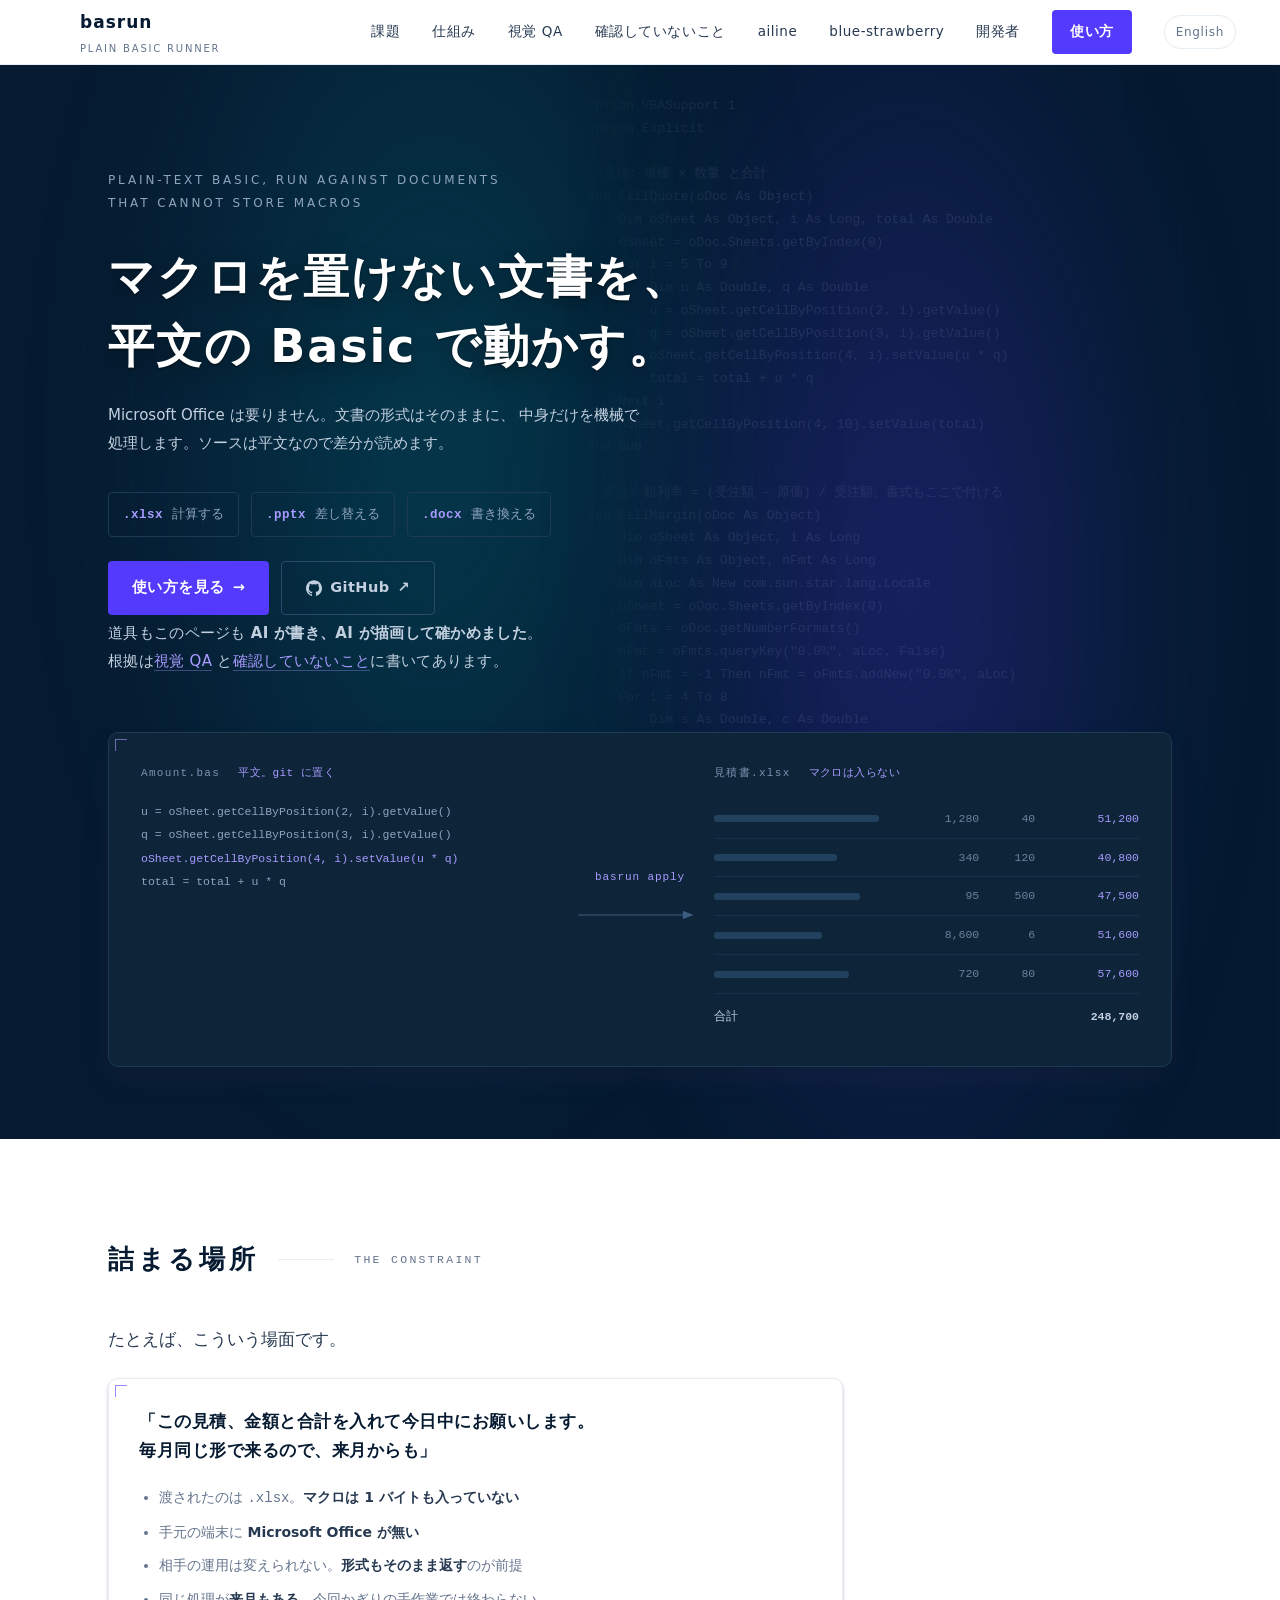
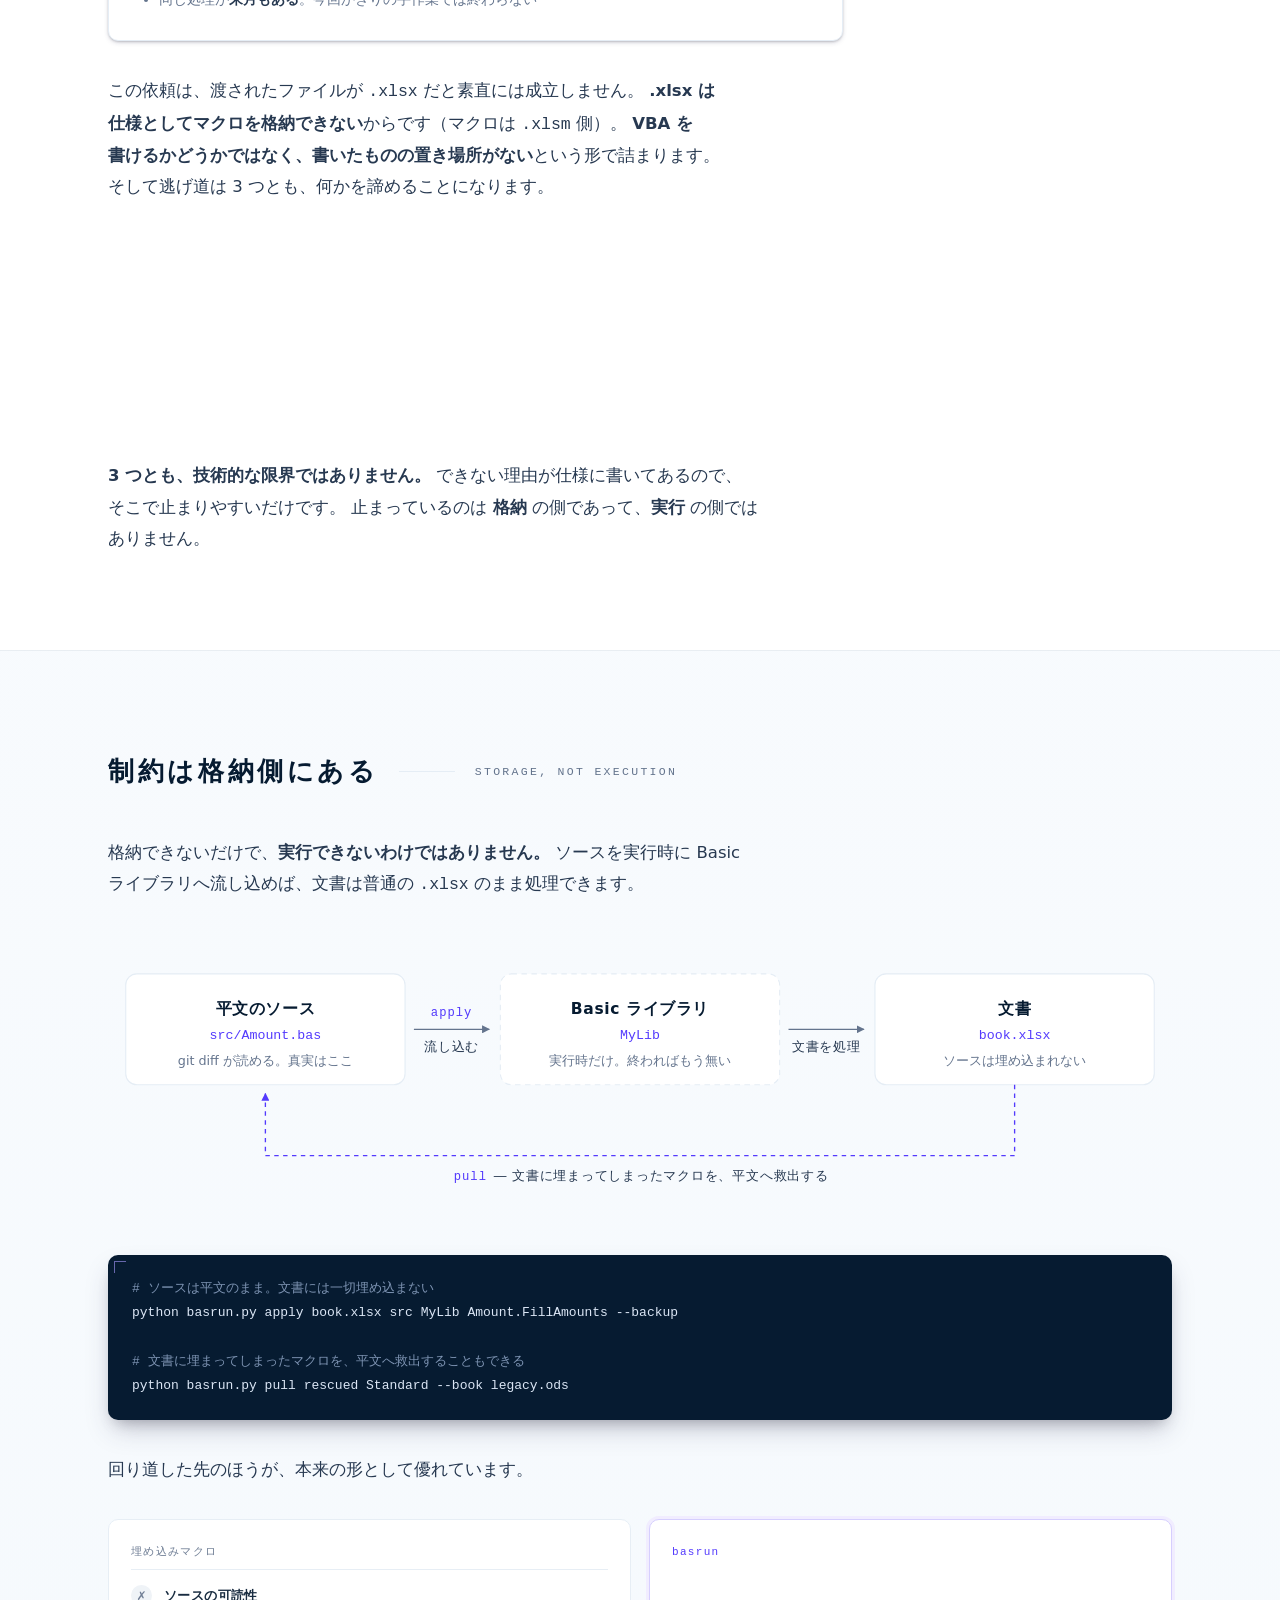
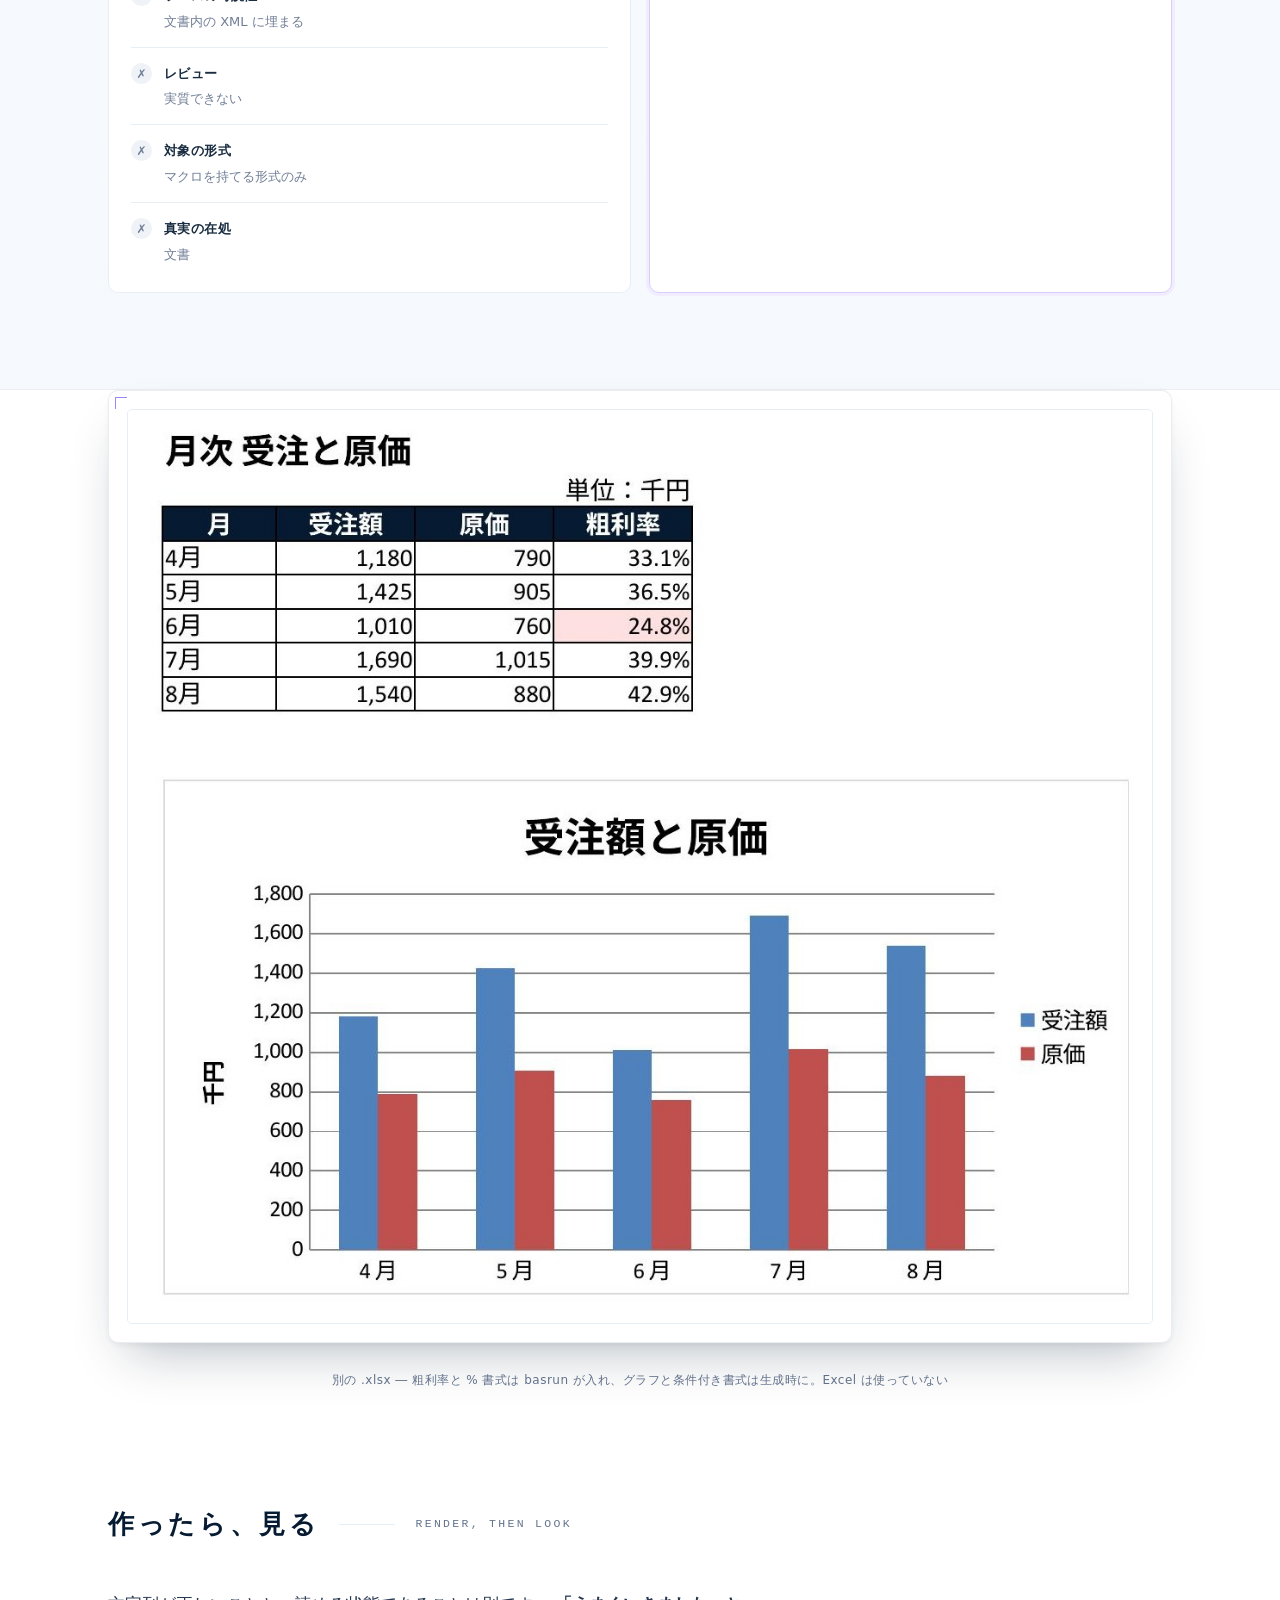
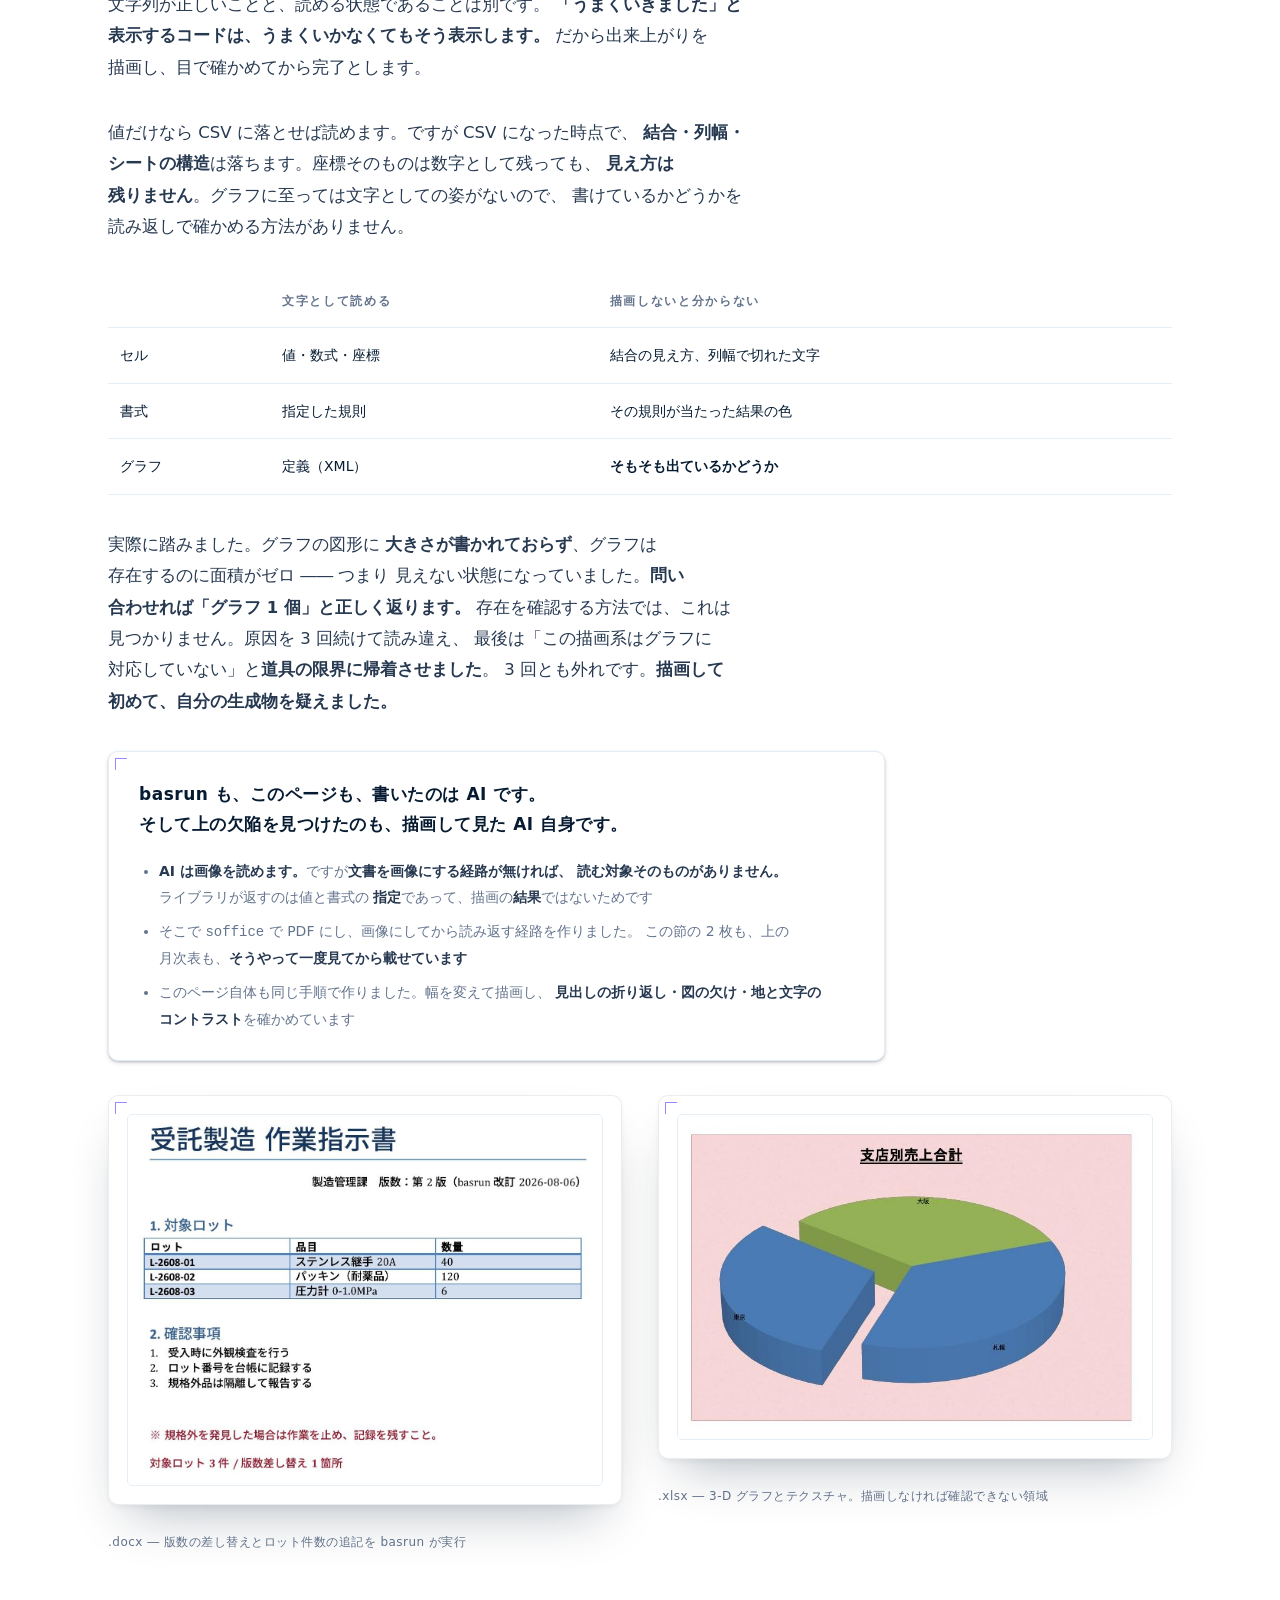
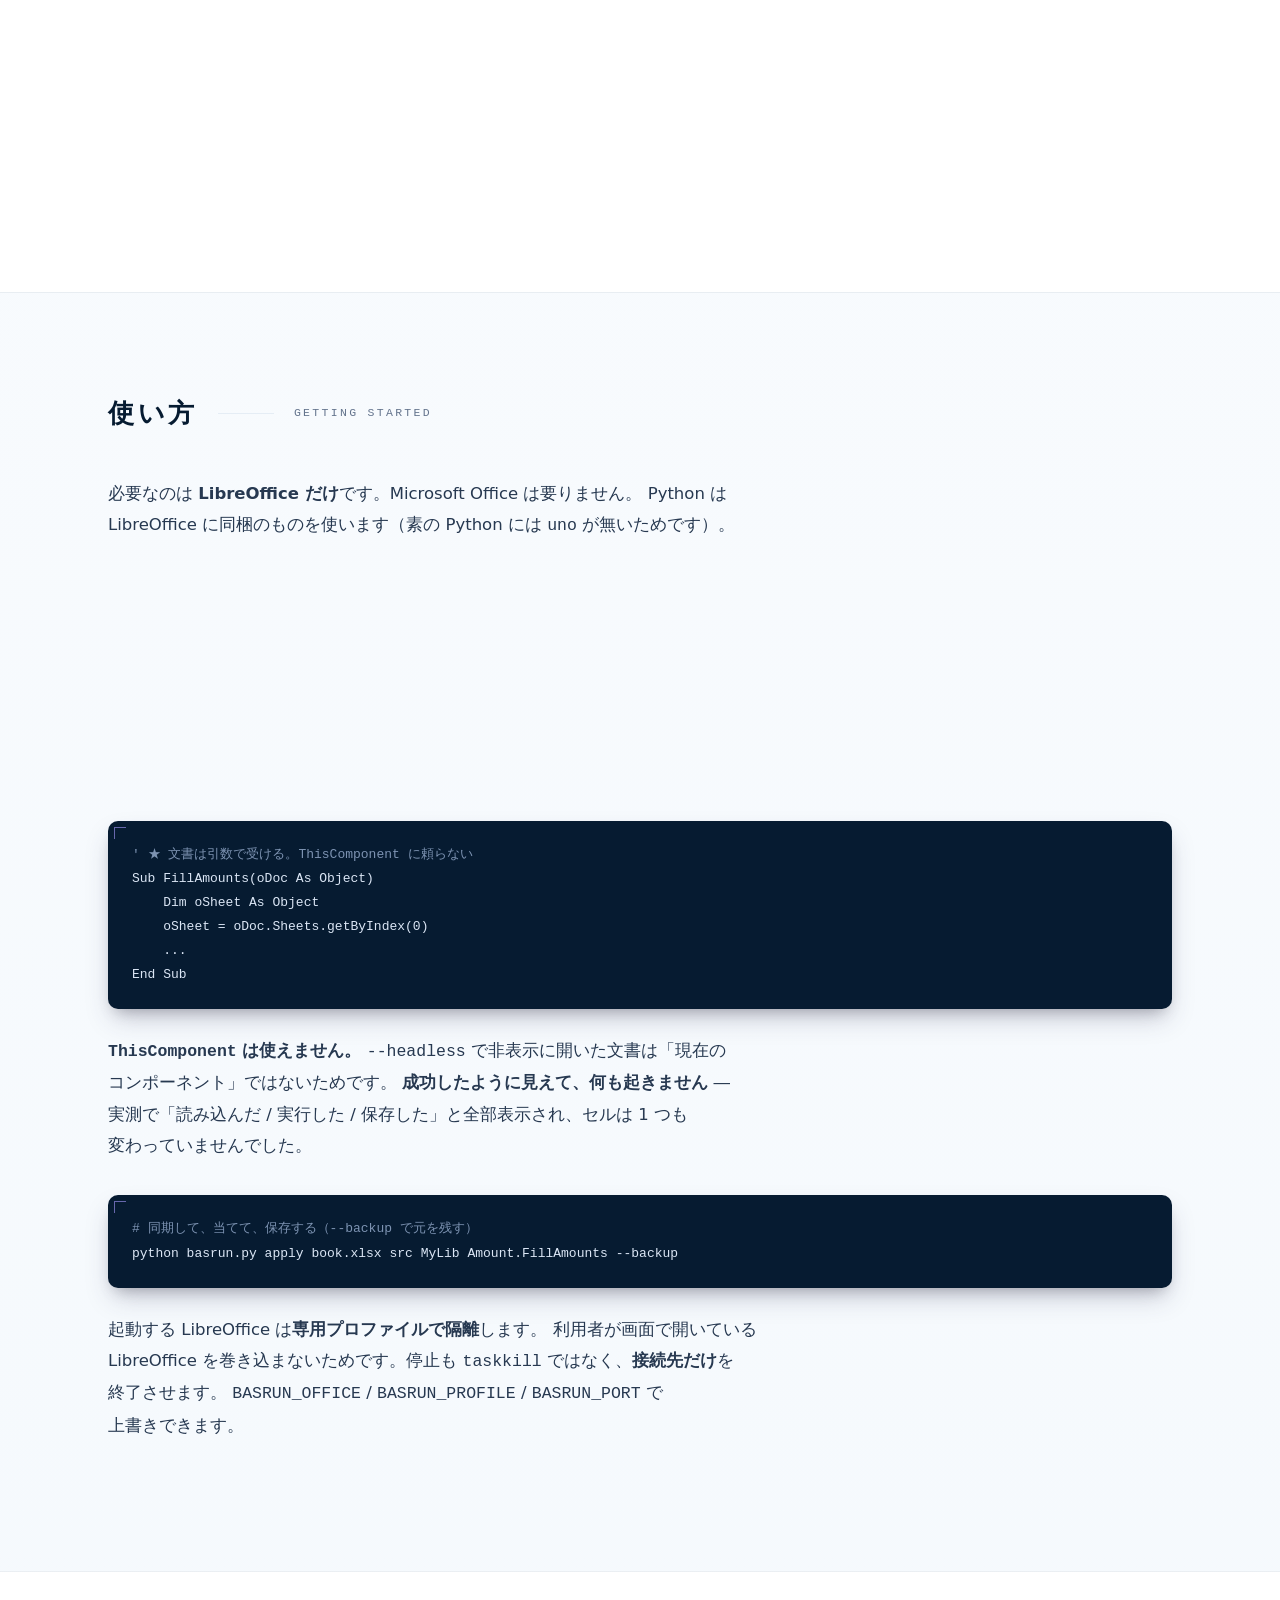
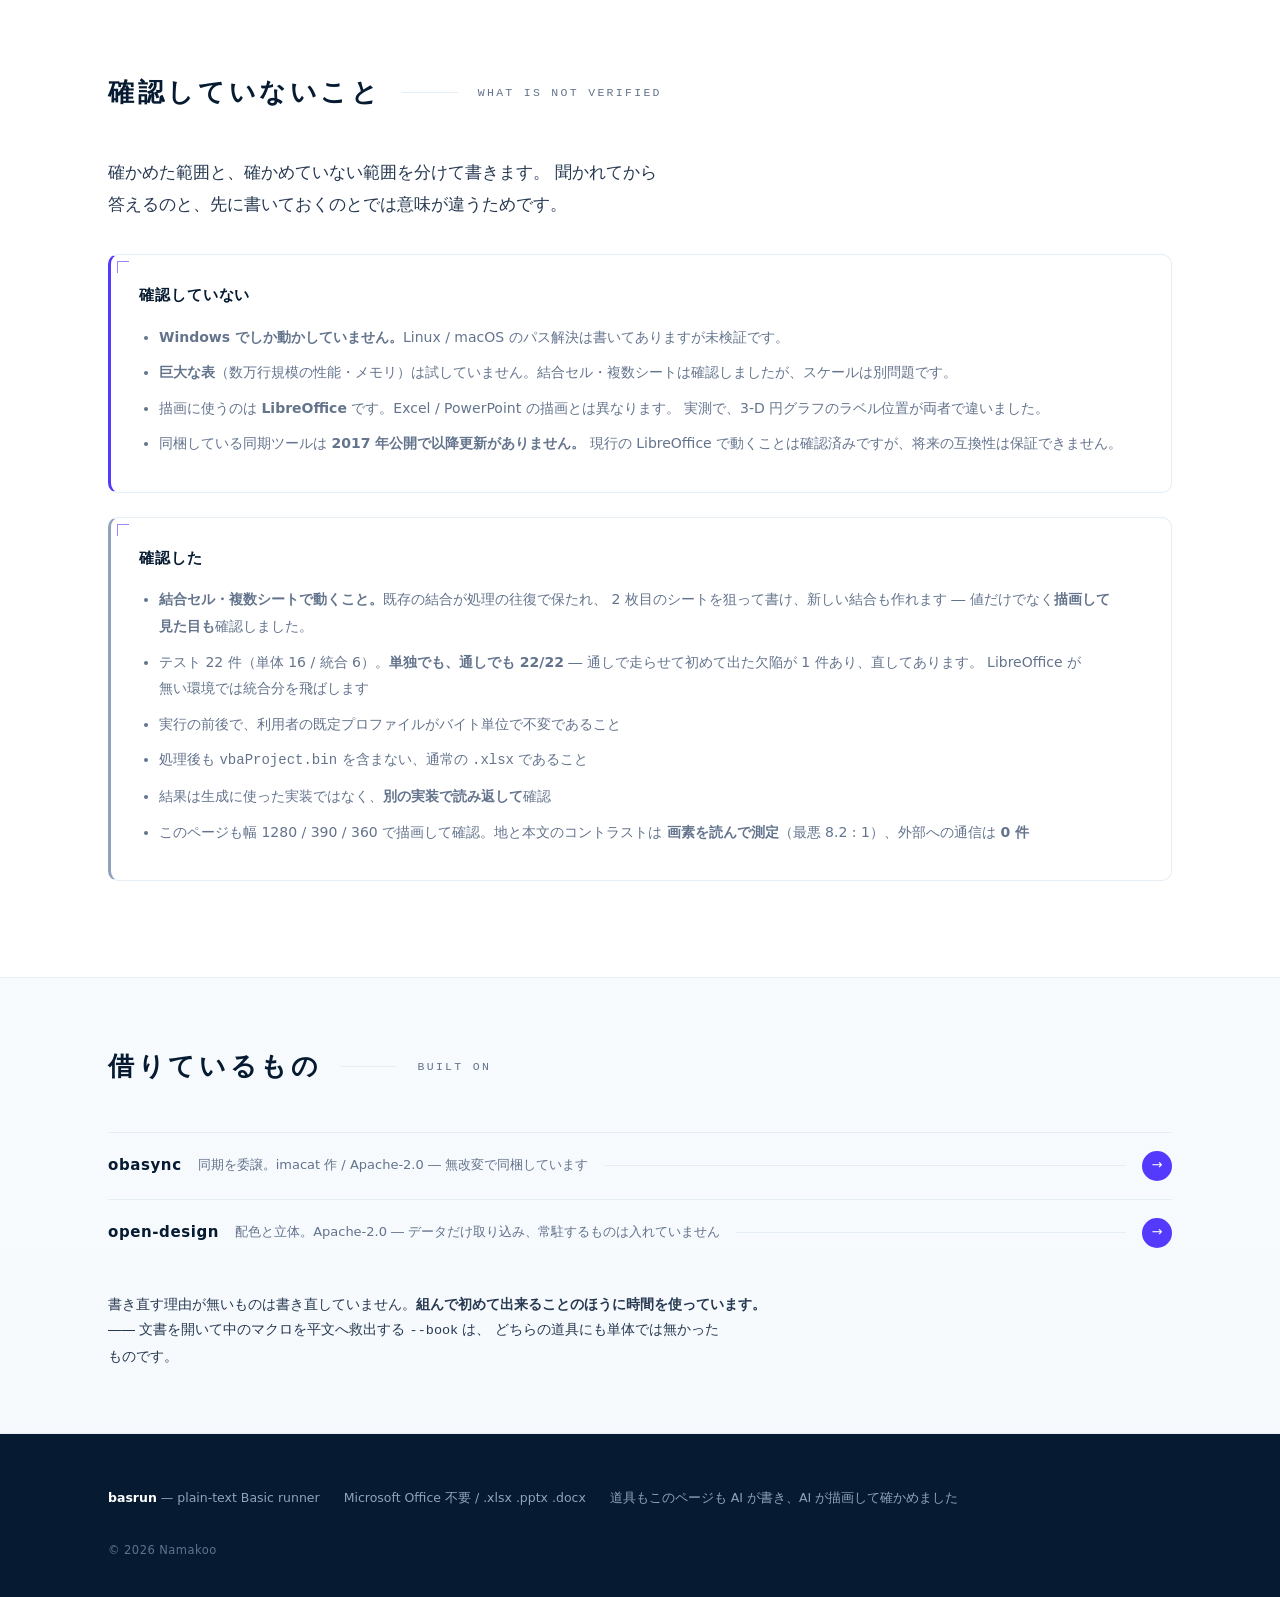
<file: index.html>
<!doctype html>
<html lang="ja">
<head>
<meta charset="utf-8">
<meta name="viewport" content="width=device-width, initial-scale=1">
<title>basrun — マクロを置けない文書を、平文の Basic で動かす</title>
<link rel="icon" href="data:image/svg+xml,%3Csvg xmlns='http://www.w3.org/2000/svg' viewBox='0 0 64 64'%3E%3Crect width='64' height='64' rx='14' fill='%23533afd'/%3E%3Ctext x='32' y='46' font-size='40' font-weight='700' font-family='Arial,Helvetica,sans-serif' fill='%23ffffff' text-anchor='middle'%3Eb%3C/text%3E%3C/svg%3E">
<meta name="description" content="Microsoft Office を持たずに .xlsx / .pptx / .docx を機械で処理する。ソースは平文のまま git に置き、実行時にライブラリへ流し込む。">
<!-- 共有プレビュー。★ 収集元の多くは絶対 URL でないと画像を拾わないので、
     デプロイ先 (GitHub Pages ルート) の絶対 URL にしてある。
     画像は生成した抽象背景 + PIL で本物の文字を合成（make_og.py）。 -->
<meta property="og:type" content="website">
<meta property="og:url" content="https://namakoo-dev.github.io/">
<meta property="og:title" content="basrun — マクロを置けない文書を、平文の Basic で動かす">
<meta property="og:description" content="Office 無しで .xlsx / .pptx / .docx を機械で処理する。ソースは平文のまま git に置き、実行時にライブラリへ流し込む。">
<meta property="og:image" content="https://namakoo-dev.github.io/assets/og.jpg">
<meta property="og:image:width" content="1200">
<meta property="og:image:height" content="630">
<meta name="twitter:card" content="summary_large_image">
<link rel="alternate" hreflang="ja" href="https://namakoo-dev.github.io/">
<link rel="alternate" hreflang="en" href="https://namakoo-dev.github.io/index.en.html">
<!-- ★ GitHub Pages は max-age=600 で CSS をキャッシュする。CSS を変えたら
     ?v を上げると、古い CSS が新しい HTML と食い違うのを防げる（キャッシュ破棄）。 -->
<link rel="stylesheet" href="style.css?v=15">
</head>
<body>

<header>
  <nav class="nav wrap">
    <span class="brand">basrun<small>PLAIN BASIC RUNNER</small></span>
    <a href="#problem">課題</a>
    <a href="#how">仕組み</a>
    <a href="#qa">視覚 QA</a>
    <a href="#limits">確認していないこと</a>
    <a class="pg" href="ailine.html">ailine</a>
    <a class="pg" href="blue-strawberry.html">blue-strawberry</a>
    <a class="pg" href="about.html">開発者</a>
    <a class="cta" href="#use">使い方</a>
    <a class="lang" href="index.en.html">English</a>
  </nav>
</header>

<section class="hero">
  <pre class="bgcode" aria-hidden="true">Option VBASupport 1
Option Explicit

&#x27; 見積: 単価 x 数量 と合計
Sub FillQuote(oDoc As Object)
    Dim oSheet As Object, i As Long, total As Double
    oSheet = oDoc.Sheets.getByIndex(0)
    For i = 5 To 9
        Dim u As Double, q As Double
        u = oSheet.getCellByPosition(2, i).getValue()
        q = oSheet.getCellByPosition(3, i).getValue()
        oSheet.getCellByPosition(4, i).setValue(u * q)
        total = total + u * q
    Next i
    oSheet.getCellByPosition(4, 10).setValue(total)
End Sub

&#x27; 受注: 粗利率 = (受注額 - 原価) / 受注額。書式もここで付ける
Sub FillMargin(oDoc As Object)
    Dim oSheet As Object, i As Long
    Dim oFmts As Object, nFmt As Long
    Dim aLoc As New com.sun.star.lang.Locale
    oSheet = oDoc.Sheets.getByIndex(0)
    oFmts = oDoc.getNumberFormats()
    nFmt = oFmts.queryKey(&quot;0.0%&quot;, aLoc, False)
    If nFmt = -1 Then nFmt = oFmts.addNew(&quot;0.0%&quot;, aLoc)
    For i = 4 To 8
        Dim s As Double, c As Double
        s = oSheet.getCellByPosition(2, i).getValue()
        c = oSheet.getCellByPosition(3, i).getValue()
        If s &gt; 0 Then oSheet.getCellByPosition(4, i).setValue((s - c) / s)
    Next i
    oSheet.getCellRangeByPosition(4, 4, 4, 8).NumberFormat = nFmt
End Sub
</pre>
  <div class="wrap">
    <p class="en">PLAIN-TEXT BASIC, RUN AGAINST DOCUMENTS THAT CANNOT STORE MACROS</p>
    <h1>
      <span class="w"><span>マクロを置けない文書を、</span><span>平文の Basic で動かす。</span></span>
      <span class="n"><span>Office 無しで、</span><span>文書を動かす。</span></span>
    </h1>
    <p>Microsoft Office は要りません。文書の形式はそのままに、
       中身だけを機械で処理します。ソースは平文なので差分が読めます。</p>
    <ul class="fmt">
      <li><b>.xlsx</b><span>計算する</span></li>
      <li><b>.pptx</b><span>差し替える</span></li>
      <li><b>.docx</b><span>書き換える</span></li>
    </ul>
    <div class="hero-cta">
      <a class="go" href="#use">使い方を見る<span aria-hidden="true"> →</span></a>
      <a class="go ghost" href="https://github.com/namakoo-dev/basrun" target="_blank" rel="noopener">
        <svg width="16" height="16" viewBox="0 0 24 24" fill="currentColor" aria-hidden="true"><path d="M12 .5C5.37.5 0 5.87 0 12.5c0 5.3 3.44 9.8 8.21 11.39.6.11.82-.26.82-.58v-2.03c-3.34.73-4.04-1.61-4.04-1.61-.55-1.39-1.34-1.76-1.34-1.76-1.09-.75.08-.73.08-.73 1.2.08 1.84 1.24 1.84 1.24 1.07 1.84 2.81 1.31 3.5 1 .11-.78.42-1.31.76-1.61-2.67-.3-5.47-1.33-5.47-5.93 0-1.31.47-2.38 1.24-3.22-.12-.3-.54-1.52.12-3.18 0 0 1.01-.32 3.3 1.23a11.5 11.5 0 0 1 6.01 0c2.29-1.55 3.3-1.23 3.3-1.23.66 1.66.24 2.88.12 3.18.77.84 1.24 1.91 1.24 3.22 0 4.61-2.81 5.63-5.49 5.93.43.37.81 1.1.81 2.22v3.29c0 .32.22.7.83.58C20.56 22.3 24 17.8 24 12.5 24 5.87 18.63.5 12 .5z"/></svg>
        GitHub<span aria-hidden="true"> ↗</span></a>
    </div>
    <!-- ★ 冒頭にも置く。視覚 QA の節まで読まない人には伝わらないため。
         ただし主題は道具なので、見出しと競わない静かさで。 -->
    <p class="by">道具もこのページも <b>AI が書き、AI が描画して確かめました</b>。
      <span>根拠は<a href="#qa">視覚 QA</a> と<a href="#limits">確認していないこと</a>に書いてあります。</span></p>
  </div>
  <div class="shot">
    <div class="tf">
      <div>
        <span class="tag">Amount.bas <em>平文。git に置く</em></span>
<pre>u = oSheet.getCellByPosition(2, i).getValue()
q = oSheet.getCellByPosition(3, i).getValue()
<b>oSheet.getCellByPosition(4, i).setValue(u * q)</b>
total = total + u * q</pre>
      </div>
      <div class="tf-mid">
        <span>basrun apply</span>
        <svg viewBox="0 0 100 12" aria-hidden="true" preserveAspectRatio="none">
          <defs><marker id="ha" viewBox="0 0 10 10" refX="9" refY="5"
                  markerWidth="7" markerHeight="7" orient="auto">
            <path d="M0 0 L10 5 L0 10 Z"/></marker></defs>
          <path d="M0 6 H92" marker-end="url(#ha)"/>
          <path class="pulse" d="M0 6 H92"/>
        </svg>
      </div>
      <div>
        <span class="tag">見積書.xlsx <em>マクロは入らない</em></span>
        <table class="doc">
          <tr><td style="width:44%"><i class="bar" style="width:88%"></i></td>
              <td class="num">1,280</td><td class="num">40</td>
              <td class="out">51,200</td></tr>
          <tr><td><i class="bar" style="width:66%"></i></td>
              <td class="num">340</td><td class="num">120</td>
              <td class="out">40,800</td></tr>
          <tr><td><i class="bar" style="width:78%"></i></td>
              <td class="num">95</td><td class="num">500</td>
              <td class="out">47,500</td></tr>
          <tr><td><i class="bar" style="width:58%"></i></td>
              <td class="num">8,600</td><td class="num">6</td>
              <td class="out">51,600</td></tr>
          <tr><td><i class="bar" style="width:72%"></i></td>
              <td class="num">720</td><td class="num">80</td>
              <td class="out">57,600</td></tr>
          <tr><td>合計</td><td class="num"></td><td class="num"></td>
              <td class="out">248,700</td></tr>
        </table>
      </div>
    </div>
  </div>
</section>


<section class="sec" id="problem">
  <div class="wrap">
    <div class="h2"><b>詰まる場所</b><span class="rule"></span><span class="en">THE CONSTRAINT</span></div>
    <p class="lead" style="margin-bottom:22px">たとえば、こういう場面です。</p>
    <div class="scene">
      <p class="q">「この見積、金額と合計を入れて今日中にお願いします。<br>
        毎月同じ形で来るので、来月からも」</p>
      <ul>
        <li>渡されたのは <code>.xlsx</code>。<b>マクロは 1 バイトも入っていない</b></li>
        <li>手元の端末に <b>Microsoft Office が無い</b></li>
        <li>相手の運用は変えられない。<b>形式もそのまま返す</b>のが前提</li>
        <li>同じ処理が<b>来月もある</b>。今回かぎりの手作業では終わらない</li>
      </ul>
    </div>
    <p class="lead">この依頼は、渡されたファイルが <code>.xlsx</code> だと素直には成立しません。
      <b>.xlsx は仕様としてマクロを格納できない</b>からです（マクロは <code>.xlsm</code> 側）。
      <b>VBA を書けるかどうかではなく、書いたものの置き場所がない</b>という形で詰まります。
      そして逃げ道は 3 つとも、何かを諦めることになります。</p>
    <div class="grid">
      <div class="card"><svg class="ic" viewBox="0 0 24 24" fill="none" stroke="currentColor" stroke-width="1.6" stroke-linecap="round" stroke-linejoin="round" aria-hidden="true"><path d="M15 8a1 1 0 0 1-1-1V2a2.4 2.4 0 0 1 1.704.706l3.588 3.588A2.4 2.4 0 0 1 20 8z" /> <path d="M20 8v12a2 2 0 0 1-2 2h-4.182" /> <path d="m3.305 19.53.923-.382" /> <path d="M4 10.592V4a2 2 0 0 1 2-2h8" /> <path d="m4.228 16.852-.924-.383" /> <path d="m5.852 15.228-.383-.923" /> <path d="m5.852 20.772-.383.924" /> <path d="m8.148 15.228.383-.923" /> <path d="m8.53 21.696-.382-.924" /> <path d="m9.773 16.852.922-.383" /> <path d="m9.773 19.148.922.383" /> <circle cx="7" cy="18" r="3" /></svg><h3>形式を変える</h3>
        <p>.xlsm に変換する。相手の運用を変えることになり、受け入れられないことがある。</p></div>
      <div class="card"><svg class="ic" viewBox="0 0 24 24" fill="none" stroke="currentColor" stroke-width="1.6" stroke-linecap="round" stroke-linejoin="round" aria-hidden="true"><path d="M12.659 22H18a2 2 0 0 0 2-2V8a2.4 2.4 0 0 0-.706-1.706l-3.588-3.588A2.4 2.4 0 0 0 14 2H6a2 2 0 0 0-2 2v9.34" /> <path d="M14 2v5a1 1 0 0 0 1 1h5" /> <path d="M10.378 12.622a1 1 0 0 1 3 3.003L8.36 20.637a2 2 0 0 1-.854.506l-2.867.837a.5.5 0 0 1-.62-.62l.836-2.869a2 2 0 0 1 .506-.853z" /></svg><h3>値を直接書く</h3>
        <p>計算結果だけ埋める。再実行できず、式も残らない。次に数字が変われば作り直し。</p></div>
      <div class="card"><svg class="ic" viewBox="0 0 24 24" fill="none" stroke="currentColor" stroke-width="1.6" stroke-linecap="round" stroke-linejoin="round" aria-hidden="true"><circle cx="12" cy="12" r="10" /> <line x1="9" x2="15" y1="15" y2="9" /></svg><h3>諦める</h3>
        <p>手作業に戻す。枚数や月数に比例して時間が増える。来月も同じだけかかる。</p></div>
    </div>
    <p class="lead" style="margin:34px 0 0"><b>3 つとも、技術的な限界ではありません。</b>
      できない理由が仕様に書いてあるので、そこで止まりやすいだけです。
      止まっているのは <b>格納</b> の側であって、<b>実行</b> の側ではありません。</p>
  </div>
</section>

<section class="sec alt" id="how">
  <div class="wrap">
    <div class="h2"><b>制約は格納側にある</b><span class="rule"></span><span class="en">STORAGE, NOT EXECUTION</span></div>
    <p class="lead">格納できないだけで、<b>実行できないわけではありません。</b>
      ソースを実行時に Basic ライブラリへ流し込めば、文書は普通の <code>.xlsx</code> のまま処理できます。</p>

    <div class="flow flow--pc">
      <svg viewBox="0 0 960 250" role="img"
           aria-label="平文の .bas を実行時に Basic ライブラリへ流し込み、マクロを持てない .xlsx を処理する流れ。逆に pull で文書内のマクロを平文へ取り出せる">
        <defs>
          <marker id="a1" viewBox="0 0 10 10" refX="9" refY="5"
                  markerWidth="6" markerHeight="6" orient="auto">
            <path d="M0 0 L10 5 L0 10 Z"/></marker>
          <marker id="a2" class="acc" viewBox="0 0 10 10" refX="9" refY="5"
                  markerWidth="6" markerHeight="6" orient="auto">
            <path d="M0 0 L10 5 L0 10 Z"/></marker>
        </defs>

        <rect class="box" x="16" y="36" width="252" height="100" rx="10"/>
        <text class="t" x="142" y="72" text-anchor="middle">平文のソース</text>
        <text class="m" x="142" y="95" text-anchor="middle">src/Amount.bas</text>
        <text class="s" x="142" y="118" text-anchor="middle">git diff が読める。真実はここ</text>

        <path class="ln" d="M276 86 H344" marker-end="url(#a1)"/>
        <text class="lbm" x="310" y="74" text-anchor="middle">apply</text>
        <text class="lb"  x="310" y="106" text-anchor="middle">流し込む</text>

        <rect class="box tmp" x="354" y="36" width="252" height="100" rx="10"/>
        <text class="t" x="480" y="72" text-anchor="middle">Basic ライブラリ</text>
        <text class="m" x="480" y="95" text-anchor="middle">MyLib</text>
        <text class="s" x="480" y="118" text-anchor="middle">実行時だけ。終わればもう無い</text>

        <!-- ★ ここに invoke と書きかけた。そんな下位コマンドは無い。
             流し込みと実行はどちらも apply が一度にやる。 -->
        <path class="ln" d="M614 86 H682" marker-end="url(#a1)"/>
        <text class="lb"  x="648" y="106" text-anchor="middle">文書を処理</text>

        <rect class="box" x="692" y="36" width="252" height="100" rx="10"/>
        <text class="t" x="818" y="72" text-anchor="middle">文書</text>
        <text class="m" x="818" y="95" text-anchor="middle">book.xlsx</text>
        <text class="s" x="818" y="118" text-anchor="middle">ソースは埋め込まれない</text>

        <path class="ln acc" d="M818 136 V200 H142 V144" marker-end="url(#a2)"/>
        <!-- ★ pull を中央に置くと、続く和文が右へ伸びて全体が右寄りに見えた
             (描画して確認)。二つ合わせた幅で中央に合わせる。 -->
        <text class="lbm" x="312" y="222">pull</text>
        <text class="lb"  x="348" y="222">― 文書に埋まってしまったマクロを、平文へ救出する</text>
      </svg>
    </div>

    <div class="flow flow--sp">
      <svg viewBox="0 0 340 486" role="img"
           aria-label="平文の .bas を実行時に Basic ライブラリへ流し込み、マクロを持てない .xlsx を処理する流れ">
        <defs>
          <marker id="b1" viewBox="0 0 10 10" refX="9" refY="5"
                  markerWidth="6" markerHeight="6" orient="auto">
            <path d="M0 0 L10 5 L0 10 Z"/></marker>
          <marker id="b2" class="acc" viewBox="0 0 10 10" refX="9" refY="5"
                  markerWidth="6" markerHeight="6" orient="auto">
            <path d="M0 0 L10 5 L0 10 Z"/></marker>
        </defs>

        <rect class="box" x="44" y="8" width="282" height="92" rx="10"/>
        <text class="t" x="64" y="40">平文のソース</text>
        <text class="m" x="64" y="64">src/Amount.bas</text>
        <text class="s" x="64" y="86">git diff が読める。真実はここ</text>

        <path class="ln" d="M185 100 V160" marker-end="url(#b1)"/>
        <text class="lbm" x="201" y="125">apply</text>
        <text class="lb"  x="201" y="143">流し込む</text>

        <rect class="box tmp" x="44" y="170" width="282" height="92" rx="10"/>
        <text class="t" x="64" y="202">Basic ライブラリ</text>
        <text class="m" x="64" y="226">MyLib</text>
        <text class="s" x="64" y="248">実行時だけ。終わればもう無い</text>

        <path class="ln" d="M185 262 V322" marker-end="url(#b1)"/>
        <text class="lb"  x="201" y="297">文書を処理</text>

        <rect class="box" x="44" y="332" width="282" height="92" rx="10"/>
        <text class="t" x="64" y="364">文書</text>
        <text class="m" x="64" y="388">book.xlsx</text>
        <text class="s" x="64" y="410">ソースは埋め込まれない</text>

        <!-- ★ 箱の下辺と同じ高さで左へ引いたら、線が宙から生えて見えた
             (描画して確認)。一度下へ降りてから折り返す。 -->
        <path class="ln acc" d="M185 424 V442 H26 V54 H36" marker-end="url(#b2)"/>
        <text class="lbm" x="26" y="470">pull</text>
        <text class="lb"  x="58" y="470">― 埋まったマクロを平文へ救出</text>
      </svg>
    </div>

<pre><span class="c"># ソースは平文のまま。文書には一切埋め込まない</span>
python basrun.py apply book.xlsx src MyLib Amount.FillAmounts --backup

<span class="c"># 文書に埋まってしまったマクロを、平文へ救出することもできる</span>
python basrun.py pull rescued Standard --book legacy.ods</pre>
    <p class="lead" style="margin-top:34px">回り道した先のほうが、本来の形として優れています。</p>
    <div class="vs">
      <div class="vs-col vs-old">
        <div class="vs-cap">埋め込みマクロ</div>
        <div class="vs-item"><span class="mk">✗</span><div><b>ソースの可読性</b><p>文書内の XML に埋まる</p></div></div>
        <div class="vs-item"><span class="mk">✗</span><div><b>レビュー</b><p>実質できない</p></div></div>
        <div class="vs-item"><span class="mk">✗</span><div><b>対象の形式</b><p>マクロを持てる形式のみ</p></div></div>
        <div class="vs-item"><span class="mk">✗</span><div><b>真実の在処</b><p>文書</p></div></div>
      </div>
      <div class="vs-col vs-new">
        <div class="vs-cap">basrun</div>
        <div class="vs-item"><span class="mk">✓</span><div><b>ソースの可読性</b><p><code>git diff</code> が読める</p></div></div>
        <div class="vs-item"><span class="mk">✓</span><div><b>レビュー</b><p>通常のコードレビュー</p></div></div>
        <div class="vs-item"><span class="mk">✓</span><div><b>対象の形式</b><p><code>.xlsx .pptx .docx</code> 共通</p></div></div>
        <div class="vs-item"><span class="mk">✓</span><div><b>真実の在処</b><p>ソース（実行時のキャッシュ）</p></div></div>
      </div>
    </div>
  </div>
</section>

<div class="band"><figure class="mat"><img src="assets/orders_c.jpg" alt="basrun が粗利率を埋めた月次表とグラフ"></figure></div>
<p class="cap">別の .xlsx ― 粗利率と % 書式は basrun が入れ、グラフと条件付き書式は生成時に。Excel は使っていない</p>

<section class="sec" id="qa">
  <div class="wrap">
    <div class="h2"><b>作ったら、見る</b><span class="rule"></span><span class="en">RENDER, THEN LOOK</span></div>
    <p class="lead">文字列が正しいことと、読める状態であることは別です。
      <b>「うまくいきました」と表示するコードは、うまくいかなくてもそう表示します。</b>
      だから出来上がりを描画し、目で確かめてから完了とします。</p>

    <p class="lead">値だけなら CSV に落とせば読めます。ですが CSV になった時点で、
      <b>結合・列幅・シートの構造</b>は落ちます。座標そのものは数字として残っても、
      <b>見え方は残りません</b>。グラフに至っては文字としての姿がないので、
      書けているかどうかを読み返しで確かめる方法がありません。</p>
    <table>
      <tr><th></th><th>文字として読める</th><th>描画しないと分からない</th></tr>
      <tr><td>セル</td><td>値・数式・座標</td><td>結合の見え方、列幅で切れた文字</td></tr>
      <tr><td>書式</td><td>指定した規則</td><td>その規則が当たった結果の色</td></tr>
      <tr><td>グラフ</td><td>定義（XML）</td><td><b>そもそも出ているかどうか</b></td></tr>
    </table>
    <p class="lead" style="margin-top:34px">実際に踏みました。グラフの図形に
      <b>大きさが書かれておらず</b>、グラフは存在するのに面積がゼロ ―― つまり
      見えない状態になっていました。<b>問い合わせれば「グラフ 1 個」と正しく返ります。</b>
      存在を確認する方法では、これは見つかりません。原因を 3 回続けて読み違え、
      最後は「この描画系はグラフに対応していない」と<b>道具の限界に帰着させました</b>。
      3 回とも外れです。<b>描画して初めて、自分の生成物を疑えました。</b></p>

    <div class="scene" style="max-width:74ch">
      <p class="q">basrun も、このページも、書いたのは AI です。<br>
        そして上の欠陥を見つけたのも、描画して見た AI 自身です。</p>
      <ul>
        <li><b>AI は画像を読めます。</b>ですが<b>文書を画像にする経路が無ければ、
          読む対象そのものがありません。</b>ライブラリが返すのは値と書式の
          <b>指定</b>であって、描画の<b>結果</b>ではないためです</li>
        <li>そこで <code>soffice</code> で PDF にし、画像にしてから読み返す経路を作りました。
          この節の 2 枚も、上の月次表も、<b>そうやって一度見てから載せています</b></li>
        <li>このページ自体も同じ手順で作りました。幅を変えて描画し、
          <b>見出しの折り返し・図の欠け・地と文字のコントラスト</b>を確かめています</li>
      </ul>
    </div>
    <div class="two">
      <div>
        <figure class="mat"><img src="assets/worksheet_c.jpg" alt="basrun が版数を差し替えた作業指示書"></figure>
        <p class="cap" style="text-align:left;padding-left:0">.docx ― 版数の差し替えとロット件数の追記を basrun が実行</p>
      </div>
      <div>
        <figure class="mat"><img src="assets/pie_c.jpg" alt="生成した 3-D 円グラフを描画したもの"></figure>
        <p class="cap" style="text-align:left;padding-left:0">.xlsx ― 3-D グラフとテクスチャ。描画しなければ確認できない領域</p>
      </div>
    </div>
    <div class="grid" style="margin-top:40px">
      <div class="card"><svg class="ic" viewBox="0 0 24 24" fill="none" stroke="currentColor" stroke-width="1.6" stroke-linecap="round" stroke-linejoin="round" aria-hidden="true"><path d="m16 16-3 3 3 3" /> <path d="M3 12h14.5a1 1 0 0 1 0 7H13" /> <path d="M3 19h6" /> <path d="M3 5h18" /></svg><h3>題が 2 行に折り返す</h3>
        <p>文字列としては完全に正しい。読み返しでは絶対に出ない欠陥。</p></div>
      <div class="card"><svg class="ic" viewBox="0 0 24 24" fill="none" stroke="currentColor" stroke-width="1.6" stroke-linecap="round" stroke-linejoin="round" aria-hidden="true"><circle cx="12" cy="12" r="10" /> <path d="M12 18a6 6 0 0 0 0-12v12z" /></svg><h3>暗い面に暗い文字</h3>
        <p>デザインシステムの色を名前で対応させ、載せる面の役割を落としていた。</p></div>
      <div class="card"><svg class="ic" viewBox="0 0 24 24" fill="none" stroke="currentColor" stroke-width="1.6" stroke-linecap="round" stroke-linejoin="round" aria-hidden="true"><rect width="18" height="18" x="3" y="3" rx="2" /> <path d="M3 9h18" /></svg><h3>下三分の一が空白</h3>
        <p>横幅で設計して縦の寸法を使っていなかった。数値上は正しい配置。</p></div>
    </div>
  </div>
</section>

<section class="sec alt" id="use">
  <div class="wrap">
    <div class="h2"><b>使い方</b><span class="rule"></span><span class="en">GETTING STARTED</span></div>
    <p class="lead">必要なのは <b>LibreOffice だけ</b>です。Microsoft Office は要りません。
      Python は LibreOffice に同梱のものを使います（素の Python には <code>uno</code> が無いためです）。</p>
    <div class="grid">
      <div class="card"><span class="n">01</span><h3>Sub を書く</h3>
        <p>ソースは平文の <code>.bas</code>。文書には一切埋め込まないので、そのまま git に置けます。</p></div>
      <div class="card"><span class="n">02</span><h3>文書に当てる</h3>
        <p>実行時にライブラリへ流し込み、処理して保存します。形式は <code>.xlsx</code> のままです。</p></div>
      <div class="card"><span class="n">03</span><h3>描画して見る</h3>
        <p>「うまくいきました」の表示ではなく、出来上がりを目で確かめてから完了とします。</p></div>
    </div>
<pre style="margin-top:34px"><span class="c">' ★ 文書は引数で受ける。ThisComponent に頼らない</span>
Sub FillAmounts(oDoc As Object)
    Dim oSheet As Object
    oSheet = oDoc.Sheets.getByIndex(0)
    ...
End Sub</pre>
    <p class="lead" style="margin-top:26px"><b><code>ThisComponent</code> は使えません。</b>
      <code>--headless</code> で非表示に開いた文書は「現在のコンポーネント」ではないためです。
      <b>成功したように見えて、何も起きません</b> ―
      実測で「読み込んだ / 実行した / 保存した」と全部表示され、セルは 1 つも変わっていませんでした。</p>
<pre><span class="c"># 同期して、当てて、保存する（--backup で元を残す）</span>
python basrun.py apply book.xlsx src MyLib Amount.FillAmounts --backup</pre>
    <p class="lead" style="margin-top:26px">起動する LibreOffice は<b>専用プロファイルで隔離</b>します。
      利用者が画面で開いている LibreOffice を巻き込まないためです。停止も
      <code>taskkill</code> ではなく、<b>接続先だけ</b>を終了させます。
      <code>BASRUN_OFFICE</code> / <code>BASRUN_PROFILE</code> / <code>BASRUN_PORT</code> で上書きできます。</p>
  </div>
</section>

<section class="sec" id="limits">
  <div class="wrap">
    <div class="h2"><b>確認していないこと</b><span class="rule"></span><span class="en">WHAT IS NOT VERIFIED</span></div>
    <p class="lead">確かめた範囲と、確かめていない範囲を分けて書きます。
      聞かれてから答えるのと、先に書いておくのとでは意味が違うためです。</p>
    <div class="limits">
      <h3>確認していない</h3>
      <ul>
        <li><b>Windows でしか動かしていません。</b>Linux / macOS のパス解決は書いてありますが未検証です。</li>
        <li><b>巨大な表</b>（数万行規模の性能・メモリ）は試していません。結合セル・複数シートは確認しましたが、スケールは別問題です。</li>
        <li>描画に使うのは <b>LibreOffice</b> です。Excel / PowerPoint の描画とは異なります。
            実測で、3-D 円グラフのラベル位置が両者で違いました。</li>
        <li>同梱している同期ツールは <b>2017 年公開で以降更新がありません。</b>
            現行の LibreOffice で動くことは確認済みですが、将来の互換性は保証できません。</li>
      </ul>
    </div>
    <div class="limits" style="margin-top:24px;border-left-color:#8fa3bd">
      <h3>確認した</h3>
      <ul>
        <li><b>結合セル・複数シートで動くこと。</b>既存の結合が処理の往復で保たれ、
            2 枚目のシートを狙って書け、新しい結合も作れます ―
            値だけでなく<b>描画して見た目も</b>確認しました。</li>
        <li>テスト 22 件（単体 16 / 統合 6）。<b>単独でも、通しでも 22/22</b>
            ― 通しで走らせて初めて出た欠陥が 1 件あり、直してあります。
            LibreOffice が無い環境では統合分を飛ばします</li>
        <li>実行の前後で、利用者の既定プロファイルがバイト単位で不変であること</li>
        <li>処理後も <code>vbaProject.bin</code> を含まない、通常の <code>.xlsx</code> であること</li>
        <li>結果は生成に使った実装ではなく、<b>別の実装で読み返して</b>確認</li>
        <li>このページも幅 1280 / 390 / 360 で描画して確認。地と本文のコントラストは
            <b>画素を読んで測定</b>（最悪 8.2 : 1）、外部への通信は <b>0 件</b></li>
      </ul>
    </div>
  </div>
</section>

<section class="sec alt" style="padding:64px 0">
  <div class="wrap">
    <div class="h2"><b>借りているもの</b><span class="rule"></span><span class="en">BUILT ON</span></div>
    <a class="link" href="https://pypi.org/project/obasync/">
      <b>obasync</b>
      <span class="note">同期を委譲。imacat 作 / Apache-2.0 ― 無改変で同梱しています</span>
      <span class="rule"></span><span class="arrow">→</span></a>
    <a class="link" href="https://github.com/nexu-io/open-design">
      <b>open-design</b>
      <span class="note">配色と立体。Apache-2.0 ― データだけ取り込み、常駐するものは入れていません</span>
      <span class="rule"></span><span class="arrow">→</span></a>
    <p class="lead" style="margin:26px 0 0;font-size:13.5px;max-width:78ch">
      書き直す理由が無いものは書き直していません。<b>組んで初めて出来ることのほうに時間を使っています。</b>
      ―― 文書を開いて中のマクロを平文へ救出する <code>--book</code> は、
      どちらの道具にも単体では無かったものです。</p>
  </div>
</section>

<footer>
  <div class="wrap">
    <span><b style="color:#fff">basrun</b> — plain-text Basic runner</span>
    <span>Microsoft Office 不要 / .xlsx .pptx .docx</span>
    <span>道具もこのページも AI が書き、AI が描画して確かめました</span>
    <span class="copy">&copy; 2026 Namakoo</span>
  </div>
</footer>

<script src="ripple.js?v=3" defer></script>
</body>
</html>
</file>
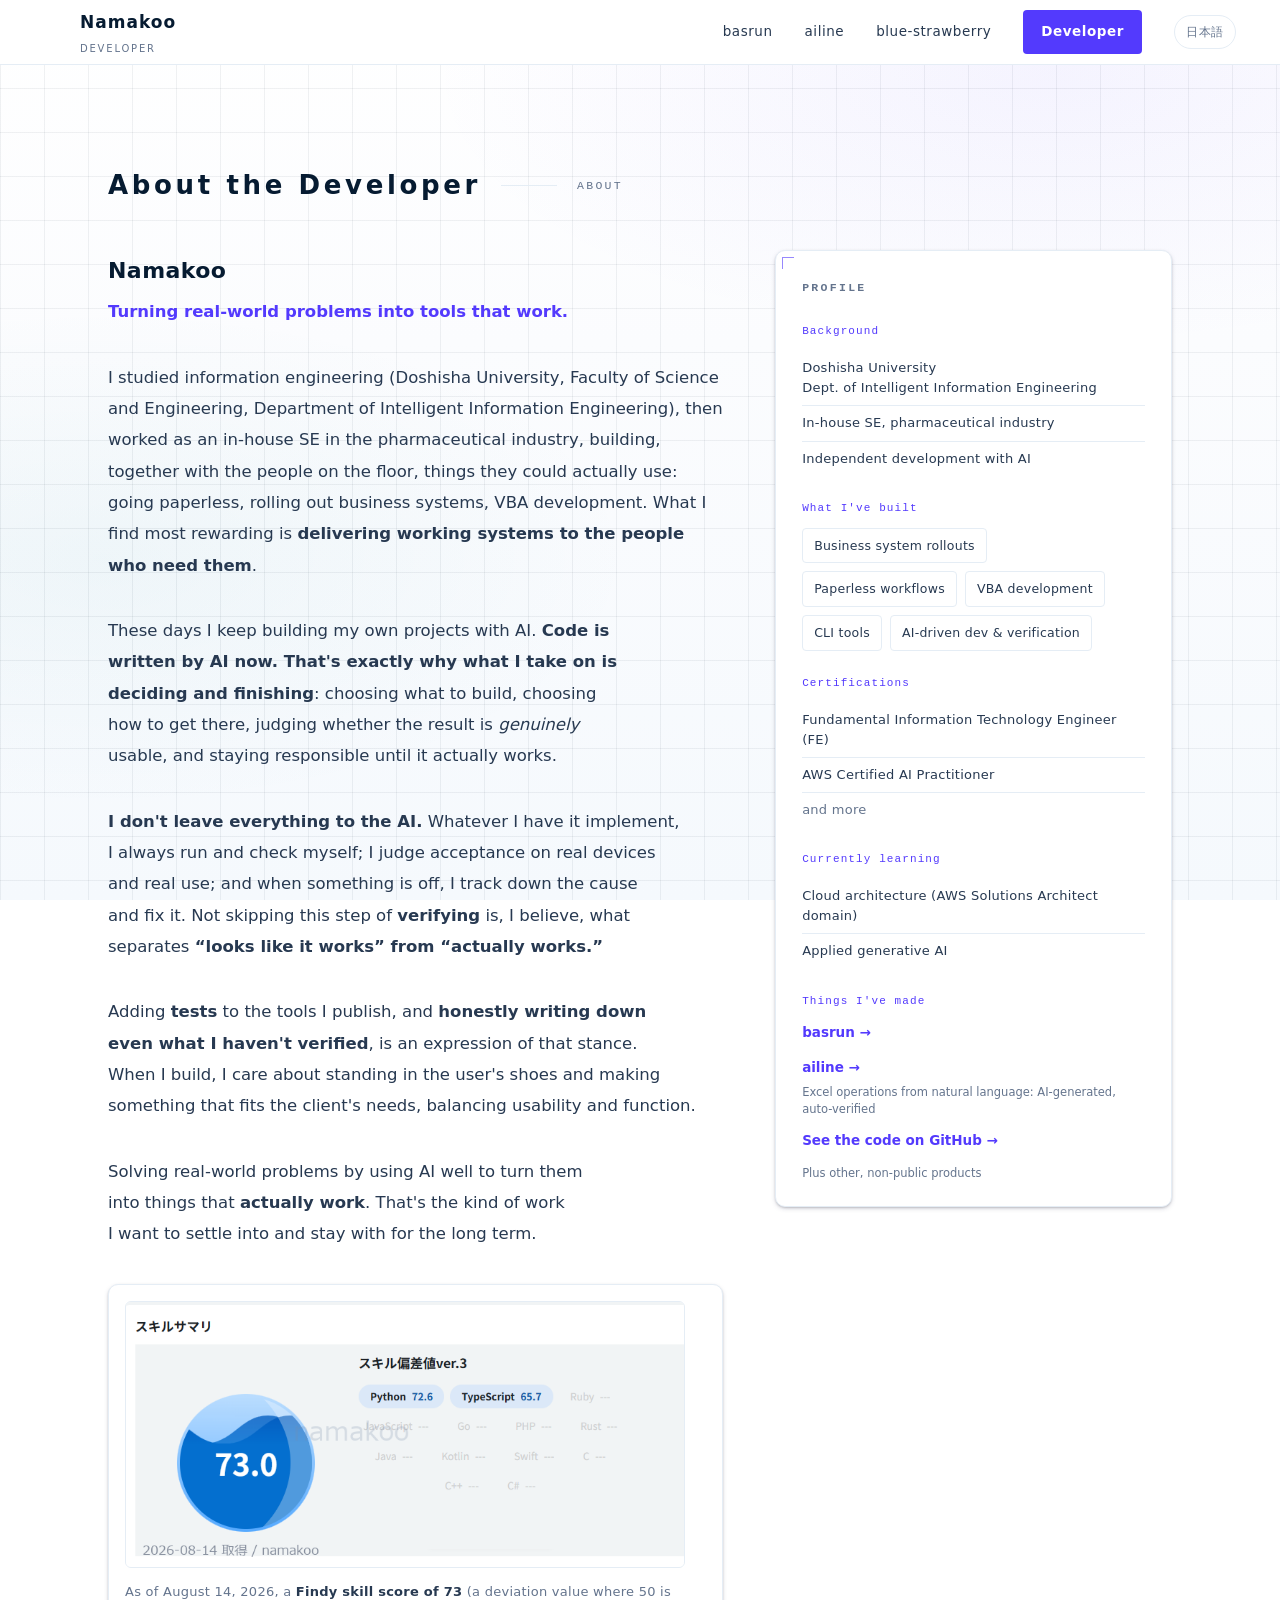
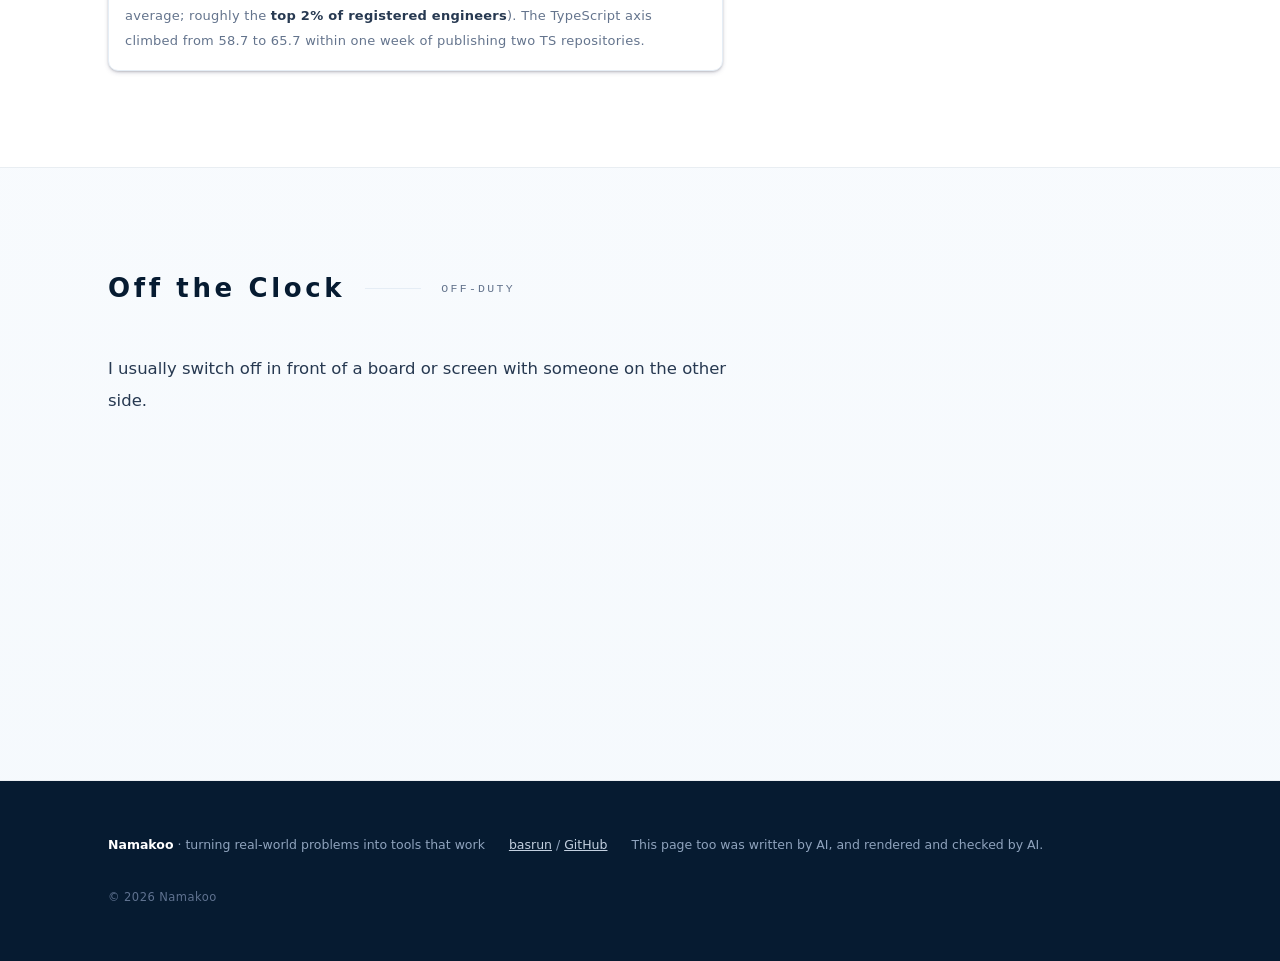
<file: about.en.html>
<!doctype html>
<!-- ★ English version of about.html. lang="en" so word-break:auto-phrase (a CJK
     feature) stays inactive and English wraps normally. Structure/CSS mirror the
     Japanese page exactly. ★ A language toggle back to 日本語 is always present. -->
<html lang="en">
<head>
<meta charset="utf-8">
<meta name="viewport" content="width=device-width, initial-scale=1">
<title>About the Developer — Namakoo</title>
<link rel="icon" href="data:image/svg+xml,%3Csvg xmlns='http://www.w3.org/2000/svg' viewBox='0 0 64 64'%3E%3Crect width='64' height='64' rx='14' fill='%23533afd'/%3E%3Ctext x='32' y='46' font-size='40' font-weight='700' font-family='Arial,Helvetica,sans-serif' fill='%23ffffff' text-anchor='middle'%3Eb%3C/text%3E%3C/svg%3E">
<meta name="description" content="Turning real-world problems into tools that actually work. A background in information engineering, in-house SE experience in the pharmaceutical industry, and independent development with AI. About Namakoo, the author of basrun.">
<meta property="og:type" content="profile">
<meta property="og:url" content="https://namakoo-dev.github.io/about.en.html">
<meta property="og:title" content="About the Developer — Namakoo">
<meta property="og:description" content="Turning real-world problems into tools that work. Information engineering, in-house SE experience, and independent development with AI.">
<meta property="og:image" content="https://namakoo-dev.github.io/assets/og.jpg">
<meta name="twitter:card" content="summary_large_image">
<link rel="alternate" hreflang="ja" href="https://namakoo-dev.github.io/about.html">
<link rel="alternate" hreflang="en" href="https://namakoo-dev.github.io/about.en.html">
<link rel="stylesheet" href="style.css?v=15">
</head>
<body>

<header>
  <nav class="nav wrap">
    <!-- ★ The developer page's brand is the person, not a product. Like the other
         pages it's a non-link span (current page = developer). Home is via the links below. -->
    <span class="brand">Namakoo<small>DEVELOPER</small></span>
    <!-- ★ Cross-links to both products, same pair as the LPs. .pg stays on mobile
         so the band matches the basrun page's thickness. -->
    <a class="pg" href="index.en.html">basrun</a>
    <a class="pg" href="ailine.en.html">ailine</a>
    <a class="pg" href="blue-strawberry.en.html">blue-strawberry</a>
    <a class="cta" href="about.en.html" aria-current="page">Developer</a>
    <!-- ★ 日本語版へ戻るトグル。忘れると英語版から戻れなくなる。 -->
    <a class="lang" href="about.html">日本語</a>
  </nav>
</header>

<section class="sec">
  <div class="wrap">
    <div class="h2"><b>About the Developer</b><span class="rule"></span><span class="en">ABOUT</span></div>

    <div class="about">
      <div class="about-body">
        <p class="lead" style="font-size:22px;color:var(--fg);letter-spacing:.02em;margin:0 0 4px"><b>Namakoo</b></p>
        <p class="lead" style="margin-top:0;color:var(--accent)"><b>Turning real-world problems into tools that work.</b></p>

        <p class="lead">I studied information engineering (Doshisha University, Faculty of Science and Engineering,
          Department of Intelligent Information Engineering), then worked as an in-house SE in the pharmaceutical
          industry, building, together with the people on the floor, things they could actually use: going paperless,
          rolling out business systems, VBA development. What I find most rewarding is <b>delivering working systems to
          the people who need them</b>.</p>

        <p class="lead">These days I keep building my own projects with AI. <b>Code is written by AI now. That's exactly
          why what I take on is deciding and finishing</b>: choosing what to build, choosing how to get there, judging
          whether the result is <i>genuinely</i> usable, and staying responsible until it actually works.</p>

        <p class="lead"><b>I don't leave everything to the AI.</b> Whatever I have it implement, I always run and check
          myself; I judge acceptance on real devices and real use; and when something is off, I track down the cause and
          fix it. Not skipping this step of <b>verifying</b> is, I believe, what separates <b>“looks like it works”
          from “actually works.”</b></p>

        <p class="lead">Adding <b>tests</b> to the tools I publish, and <b>honestly writing down even what I haven't
          verified</b>, is an expression of that stance. When I build, I care about standing in the user's shoes and
          making something that fits the client's needs, balancing usability and function.</p>

        <p class="lead">Solving real-world problems by using AI well to turn them into things that <b>actually work</b>.
          That's the kind of work I want to settle into and stay with for the long term.</p>

        <!-- ★ Objective indicator. Findy skill-score screenshot (score only; salary etc. removed). -->
        <figure class="cred">
          <img src="assets/findy-73.png"
               alt="Findy skill score 73 (namakoo), Python 72.6 / TypeScript 65.7" loading="lazy">
          <figcaption>As of August 14, 2026, a <b>Findy skill score of 73</b> (a deviation value where 50 is average;
            roughly the <b>top 2% of registered engineers</b>). The TypeScript axis climbed from 58.7 to 65.7
            within one week of publishing two TS repositories.</figcaption>
        </figure>
      </div>

      <aside class="profile">
        <h3>PROFILE</h3>
        <div class="grp">
          <p class="k">Background</p>
          <ul class="plist">
            <li>Doshisha University<br>Dept. of Intelligent Information Engineering</li>
            <li>In-house SE, pharmaceutical industry</li>
            <li>Independent development with AI</li>
          </ul>
        </div>
        <div class="grp">
          <p class="k">What I've built</p>
          <ul class="chips">
            <li>Business system rollouts</li>
            <li>Paperless workflows</li>
            <li>VBA development</li>
            <li>CLI tools</li>
            <li>AI-driven dev &amp; verification</li>
          </ul>
        </div>
        <div class="grp">
          <p class="k">Certifications</p>
          <ul class="plist">
            <li>Fundamental Information Technology Engineer (FE)</li>
            <li>AWS Certified AI Practitioner</li>
            <li class="sub">and more</li>
          </ul>
        </div>
        <div class="grp">
          <p class="k">Currently learning</p>
          <ul class="plist">
            <li>Cloud architecture (AWS Solutions Architect domain)</li>
            <li>Applied generative AI</li>
          </ul>
        </div>
        <div class="grp">
          <p class="k">Things I've made</p>
          <div style="display:flex;flex-direction:column;gap:9px;align-items:flex-start">
            <a class="plink" href="index.en.html">basrun →</a>
            <a class="plink" href="ailine.en.html">ailine →</a>
            <p style="margin:-6px 0 1px;font-size:11.5px;line-height:1.5;color:var(--muted)">Excel operations from natural language: AI-generated, auto-verified</p>
            <a class="plink" href="https://github.com/namakoo-dev" target="_blank" rel="noopener">See the code on GitHub →</a>
            <p style="margin:2px 0 0;font-size:11.5px;line-height:1.5;color:var(--muted)">Plus other, non-public products</p>
          </div>
        </div>
      </aside>
    </div>
  </div>
</section>

<section class="sec alt">
  <div class="wrap">
    <div class="h2"><b>Off the Clock</b><span class="rule"></span><span class="en">OFF-DUTY</span></div>
    <p class="lead">I usually switch off in front of a board or screen with someone on the other side.</p>
    <div class="grid">
      <div class="card">
        <span class="n">01</span>
        <h3>Fighting games</h3>
        <p>Every move changes the read. A match that truly clicks stays with me longer than the win or loss.</p>
      </div>
      <div class="card">
        <span class="n">02</span>
        <h3>Chess</h3>
        <p>Quiet time spent reading ahead. The more I play, the more I notice my own habits of thought.</p>
      </div>
      <div class="card">
        <span class="n">03</span>
        <h3>Why I like both</h3>
        <p><b>Read your opponent, try something, come back and try again.</b> It's the process of getting a
          little better that I love.</p>
      </div>
    </div>
  </div>
</section>

<footer>
  <div class="wrap">
    <span><b style="color:#fff">Namakoo</b> · turning real-world problems into tools that work</span>
    <span><a href="index.en.html">basrun</a> / <a href="https://github.com/namakoo-dev" target="_blank" rel="noopener">GitHub</a></span>
    <span>This page too was written by AI, and rendered and checked by AI.</span>
    <span class="copy">&copy; 2026 Namakoo</span>
  </div>
</footer>

<script src="ripple.js?v=3" defer></script>
</body>
</html>
</file>
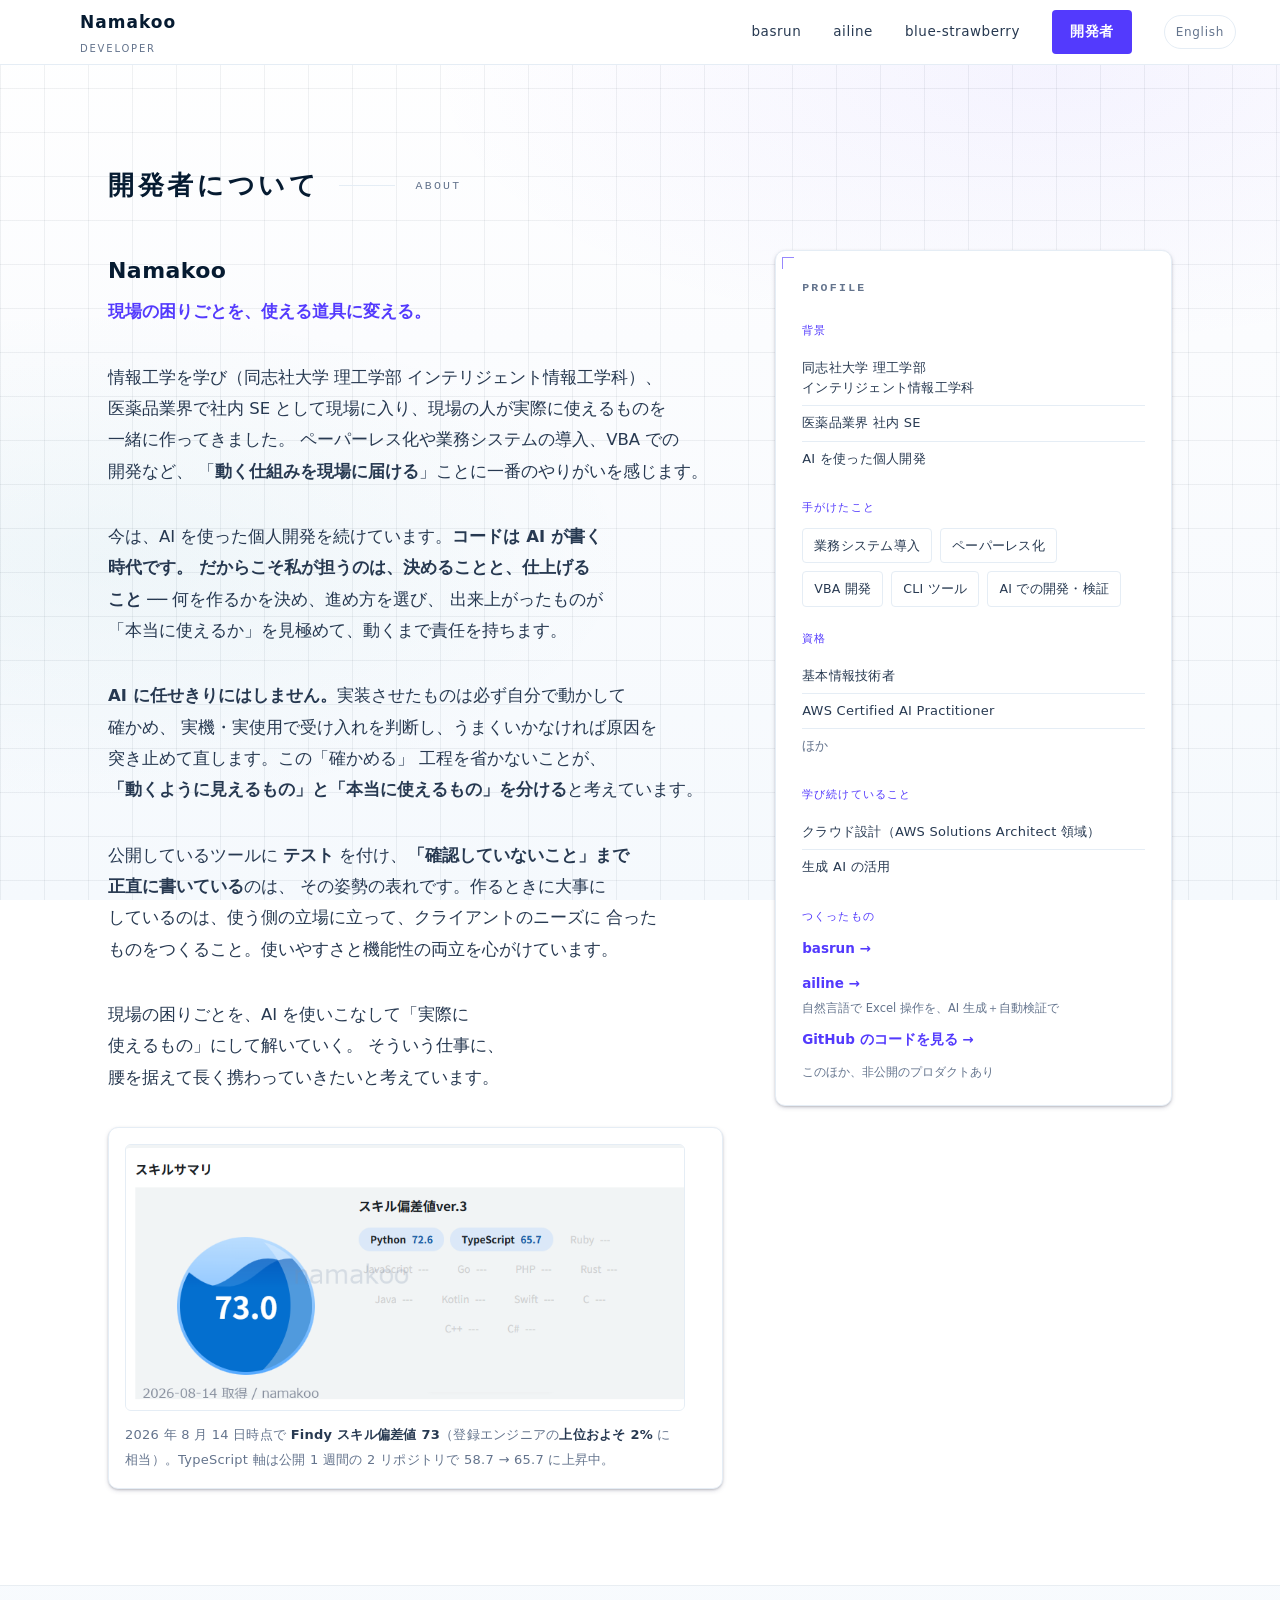
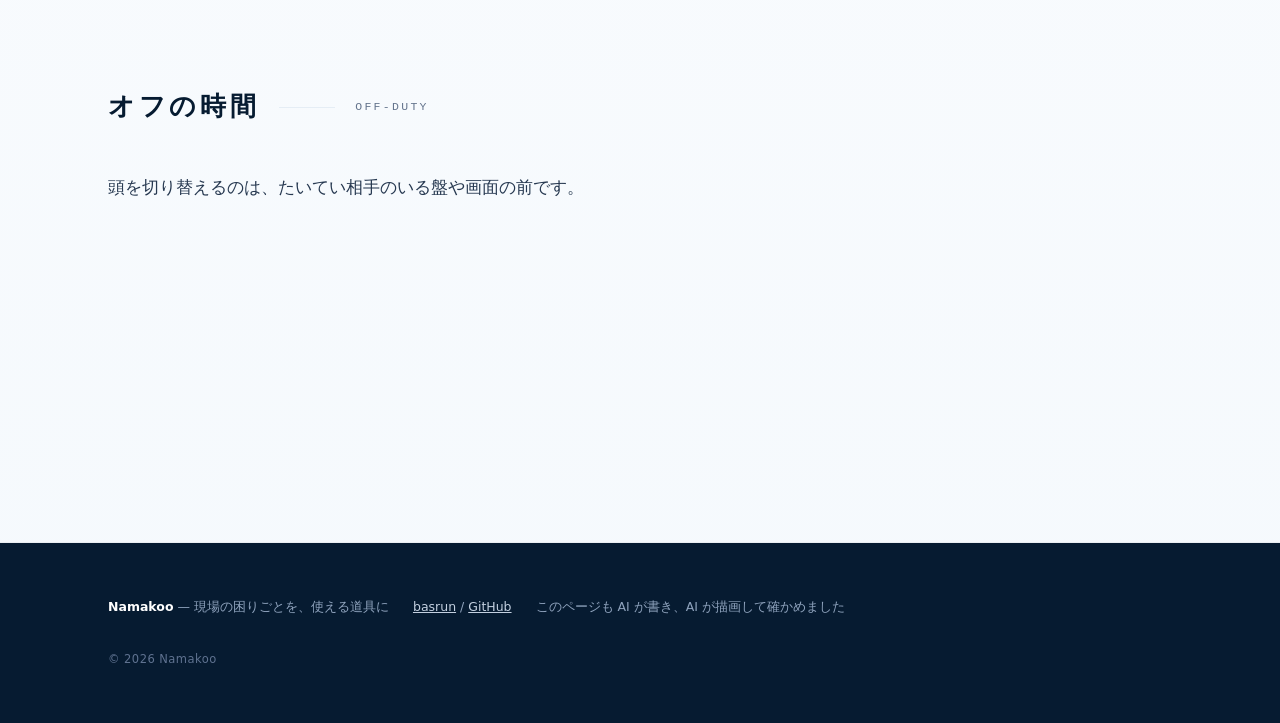
<file: about.html>
<!doctype html>
<!-- ★ lang="ja" は必須。これが無いと word-break:auto-phrase が日本語の文節辞書を
     使わず、文字単位で折れて「時代で／す」「作／る」と語の途中で割れる（実測 2026-08-10）。
     index.html は最初から持っていたが about だけ欠けていた。構造も index に揃える。 -->
<html lang="ja">
<head>
<!-- 開発者紹介。★ 本体 (basrun の LP) とは別ページにして、道具の LP は道具に
     集中させる。デザインは style.css を共有するので完全に一貫している。
     ★ 公開想定のため本名・連絡先・写真は載せない。ハンドルは Namakoo。 -->
<meta charset="utf-8">
<meta name="viewport" content="width=device-width, initial-scale=1">
<title>開発者について — Namakoo</title>
<link rel="icon" href="data:image/svg+xml,%3Csvg xmlns='http://www.w3.org/2000/svg' viewBox='0 0 64 64'%3E%3Crect width='64' height='64' rx='14' fill='%23533afd'/%3E%3Ctext x='32' y='46' font-size='40' font-weight='700' font-family='Arial,Helvetica,sans-serif' fill='%23ffffff' text-anchor='middle'%3Eb%3C/text%3E%3C/svg%3E">
<meta name="description" content="現場の困りごとを、使える道具に変える。情報工学の素地と医薬品業界での社内 SE 経験、AI を使った個人開発。basrun の作者 Namakoo について。">
<meta property="og:type" content="profile">
<meta property="og:url" content="https://namakoo-dev.github.io/about.html">
<meta property="og:title" content="開発者について — Namakoo">
<meta property="og:description" content="現場の困りごとを、使える道具に変える。情報工学の素地と社内 SE の現場感、AI を使った個人開発。">
<meta property="og:image" content="https://namakoo-dev.github.io/assets/og.jpg">
<meta name="twitter:card" content="summary_large_image">
<!-- ★ 言語の相互リンク（SEO）。日本語版と英語版を alternate で結ぶ。 -->
<link rel="alternate" hreflang="ja" href="https://namakoo-dev.github.io/about.html">
<link rel="alternate" hreflang="en" href="https://namakoo-dev.github.io/about.en.html">
<link rel="stylesheet" href="style.css?v=15">
</head>
<body>

<header>
  <nav class="nav wrap">
    <!-- ★ 開発者ページの brand は本人の識別子（プロダクト名でない）。他ページと同じく
         非リンクの span（現在ページ＝開発者）。ホーム(basrun)へは下の相互リンクで行く。 -->
    <span class="brand">Namakoo<small>DEVELOPER</small></span>
    <!-- ★ 開発者ページからも両プロダクトへ行けるように、LP と同じ相互リンク対を置く。
         .pg なのでモバイルでも消えない（basrun ページと同じ帯構造・同じ太さになる）。 -->
    <a class="pg" href="index.html">basrun</a>
    <a class="pg" href="ailine.html">ailine</a>
    <a class="pg" href="blue-strawberry.html">blue-strawberry</a>
    <a class="cta" href="about.html" aria-current="page">開発者</a>
    <!-- ★ 言語トグル。英語版へ。EN 版には日本語版へ戻るトグルを必ず置く。 -->
    <a class="lang" href="about.en.html">English</a>
  </nav>
</header>

<section class="sec">
  <div class="wrap">
    <div class="h2"><b>開発者について</b><span class="rule"></span><span class="en">ABOUT</span></div>

    <!-- ★ 二段組: 左は読ませる物語、右は拾い読みの素性一覧。
         about は図が無く本文が左に寄るので、右の余白を「硬い事実」で埋める。 -->
    <div class="about">
      <div class="about-body">
        <p class="lead" style="font-size:22px;color:var(--fg);letter-spacing:.02em;margin:0 0 4px"><b>Namakoo</b></p>
        <p class="lead" style="margin-top:0;color:var(--accent)"><b>現場の困りごとを、使える道具に変える。</b></p>

        <p class="lead">情報工学を学び（同志社大学 理工学部 インテリジェント情報工学科）、
          医薬品業界で社内 SE として現場に入り、現場の人が実際に使えるものを一緒に作ってきました。
          ペーパーレス化や業務システムの導入、VBA での開発など、
          「<b>動く仕組みを現場に届ける</b>」ことに一番のやりがいを感じます。</p>

        <p class="lead">今は、AI を使った個人開発を続けています。<b>コードは AI が書く時代です。
          だからこそ私が担うのは、決めることと、仕上げること</b> ── 何を作るかを決め、進め方を選び、
          出来上がったものが「本当に使えるか」を見極めて、動くまで責任を持ちます。</p>

        <p class="lead"><b>AI に任せきりにはしません。</b>実装させたものは必ず自分で動かして確かめ、
          実機・実使用で受け入れを判断し、うまくいかなければ原因を突き止めて直します。この「確かめる」
          工程を省かないことが、<b>「動くように見えるもの」と「本当に使えるもの」を分ける</b>と考えています。</p>

        <p class="lead">公開しているツールに <b>テスト</b> を付け、<b>「確認していないこと」まで正直に書いている</b>のは、
          その姿勢の表れです。作るときに大事にしているのは、使う側の立場に立って、クライアントのニーズに
          合ったものをつくること。使いやすさと機能性の両立を心がけています。</p>

        <p class="lead">現場の困りごとを、AI を使いこなして「実際に使えるもの」にして解いていく。
          そういう仕事に、腰を据えて長く携わっていきたいと考えています。</p>

        <!-- ★ 客観指標。Findy のスキル偏差値スクショ（偏差値の部分だけ・年収等は外した）。 -->
        <figure class="cred">
          <img src="assets/findy-73.png"
               alt="Findy スキル偏差値 73（namakoo）— Python 72.6 / TypeScript 65.7" loading="lazy">
          <!-- ★ 数字を言葉に。母集団を「登録エンジニアの」と限定して過剰主張を避ける
               （Findy の相対指標そのもの）。73≒平均+2.3σ だが分布は非正規のため
               保守的に「およそ2%」表記。図版には namakoo 透かし+取得日を焼き込み。
               測定値は日次で数ポイント揺れる(72-74帯を実測)ため日付つきスクショ方式を維持。 -->
          <figcaption>2026 年 8 月 14 日時点で <b>Findy スキル偏差値 73</b>（登録エンジニアの<b>上位およそ 2%</b> に相当）。TypeScript 軸は公開 1 週間の 2 リポジトリで 58.7 → 65.7 に上昇中。</figcaption>
        </figure>
      </div>

      <aside class="profile">
        <h3>PROFILE</h3>
        <div class="grp">
          <p class="k">背景</p>
          <ul class="plist">
            <li>同志社大学 理工学部<br>インテリジェント情報工学科</li>
            <li>医薬品業界 社内 SE</li>
            <li>AI を使った個人開発</li>
          </ul>
        </div>
        <div class="grp">
          <p class="k">手がけたこと</p>
          <ul class="chips">
            <li>業務システム導入</li>
            <li>ペーパーレス化</li>
            <li>VBA 開発</li>
            <li>CLI ツール</li>
            <li>AI での開発・検証</li>
          </ul>
        </div>
        <div class="grp">
          <p class="k">資格</p>
          <ul class="plist">
            <li>基本情報技術者</li>
            <li>AWS Certified AI Practitioner</li>
            <li class="sub">ほか</li>
          </ul>
        </div>
        <!-- ★ SAA は「取得を目指して勉強中」= 合否 pending の弱い枠にせず、
             「学び続けている領域」として示す。継続と方向性を強みに反転させる。
             AI Practitioner(取得済) → クラウド設計 + 生成 AI、と伸ばしている絵。 -->
        <div class="grp">
          <p class="k">学び続けていること</p>
          <ul class="plist">
            <li>クラウド設計（AWS Solutions Architect 領域）</li>
            <li>生成 AI の活用</li>
          </ul>
        </div>
        <div class="grp">
          <p class="k">つくったもの</p>
          <div style="display:flex;flex-direction:column;gap:9px;align-items:flex-start">
            <a class="plink" href="index.html">basrun →</a>
            <!-- ★ ailine は独立 repo (LP なし)。README が説明するので GitHub へ直リンク。
                 「AI に書かせ、自分で確かめる」姿勢の実例そのものなので短い添え書きを付ける。 -->
            <a class="plink" href="ailine.html">ailine →</a>
            <p style="margin:-6px 0 1px;font-size:11.5px;line-height:1.5;color:var(--muted)">自然言語で Excel 操作を、AI 生成＋自動検証で</p>
            <!-- ★ Q3=A: 連絡先は置かず、GitHub を PROFILE に引き上げて
                 「検証済みリポジトリを直接見てもらう」導線だけ強化する。 -->
            <a class="plink" href="https://github.com/namakoo-dev" target="_blank" rel="noopener">GitHub のコードを見る →</a>
            <!-- ★ 非公開の厚みを匂わせる。中身(IDFU 等の機密)は出さない。 -->
            <p style="margin:2px 0 0;font-size:11.5px;line-height:1.5;color:var(--muted)">このほか、非公開のプロダクトあり</p>
          </div>
        </div>
      </aside>
    </div>
  </div>
</section>

<section class="sec alt">
  <div class="wrap">
    <div class="h2"><b>オフの時間</b><span class="rule"></span><span class="en">OFF-DUTY</span></div>
    <!-- ★ 短い一節で右が間延びしていたので、LP と同じ card 3 枚にして密度を上げ、
         ページ下部の着地を締める。趣味は実在の 2 つ（対戦格闘ゲーム・チェス）だけ。
         3 枚目は「なぜ好きか」= Namakoo 本人の言葉で、架空の趣味は足していない。 -->
    <p class="lead">頭を切り替えるのは、たいてい相手のいる盤や画面の前です。</p>
    <div class="grid">
      <div class="card">
        <span class="n">01</span>
        <h3>対戦格闘ゲーム</h3>
        <p>一手ごとに読み合いが変わる。噛み合った一戦は、勝ち負けより長く残ります。</p>
      </div>
      <div class="card">
        <span class="n">02</span>
        <h3>チェス</h3>
        <p>静かに先を読む時間。指すほどに、自分の考え方の癖が見えてきます。</p>
      </div>
      <div class="card">
        <span class="n">03</span>
        <h3>どちらも好きな理由</h3>
        <p><b>相手を読んで、試して、また挑む。</b>少しずつ上手くなっていく
          過程そのものが好きです。</p>
      </div>
    </div>
  </div>
</section>

<footer>
  <div class="wrap">
    <span><b style="color:#fff">Namakoo</b> — 現場の困りごとを、使える道具に</span>
    <span><a href="index.html">basrun</a> / <a href="https://github.com/namakoo-dev" target="_blank" rel="noopener">GitHub</a></span>
    <span>このページも AI が書き、AI が描画して確かめました</span>
    <span class="copy">&copy; 2026 Namakoo</span>
  </div>
</footer>

<script src="ripple.js?v=3" defer></script>
</body>
</html>
</file>
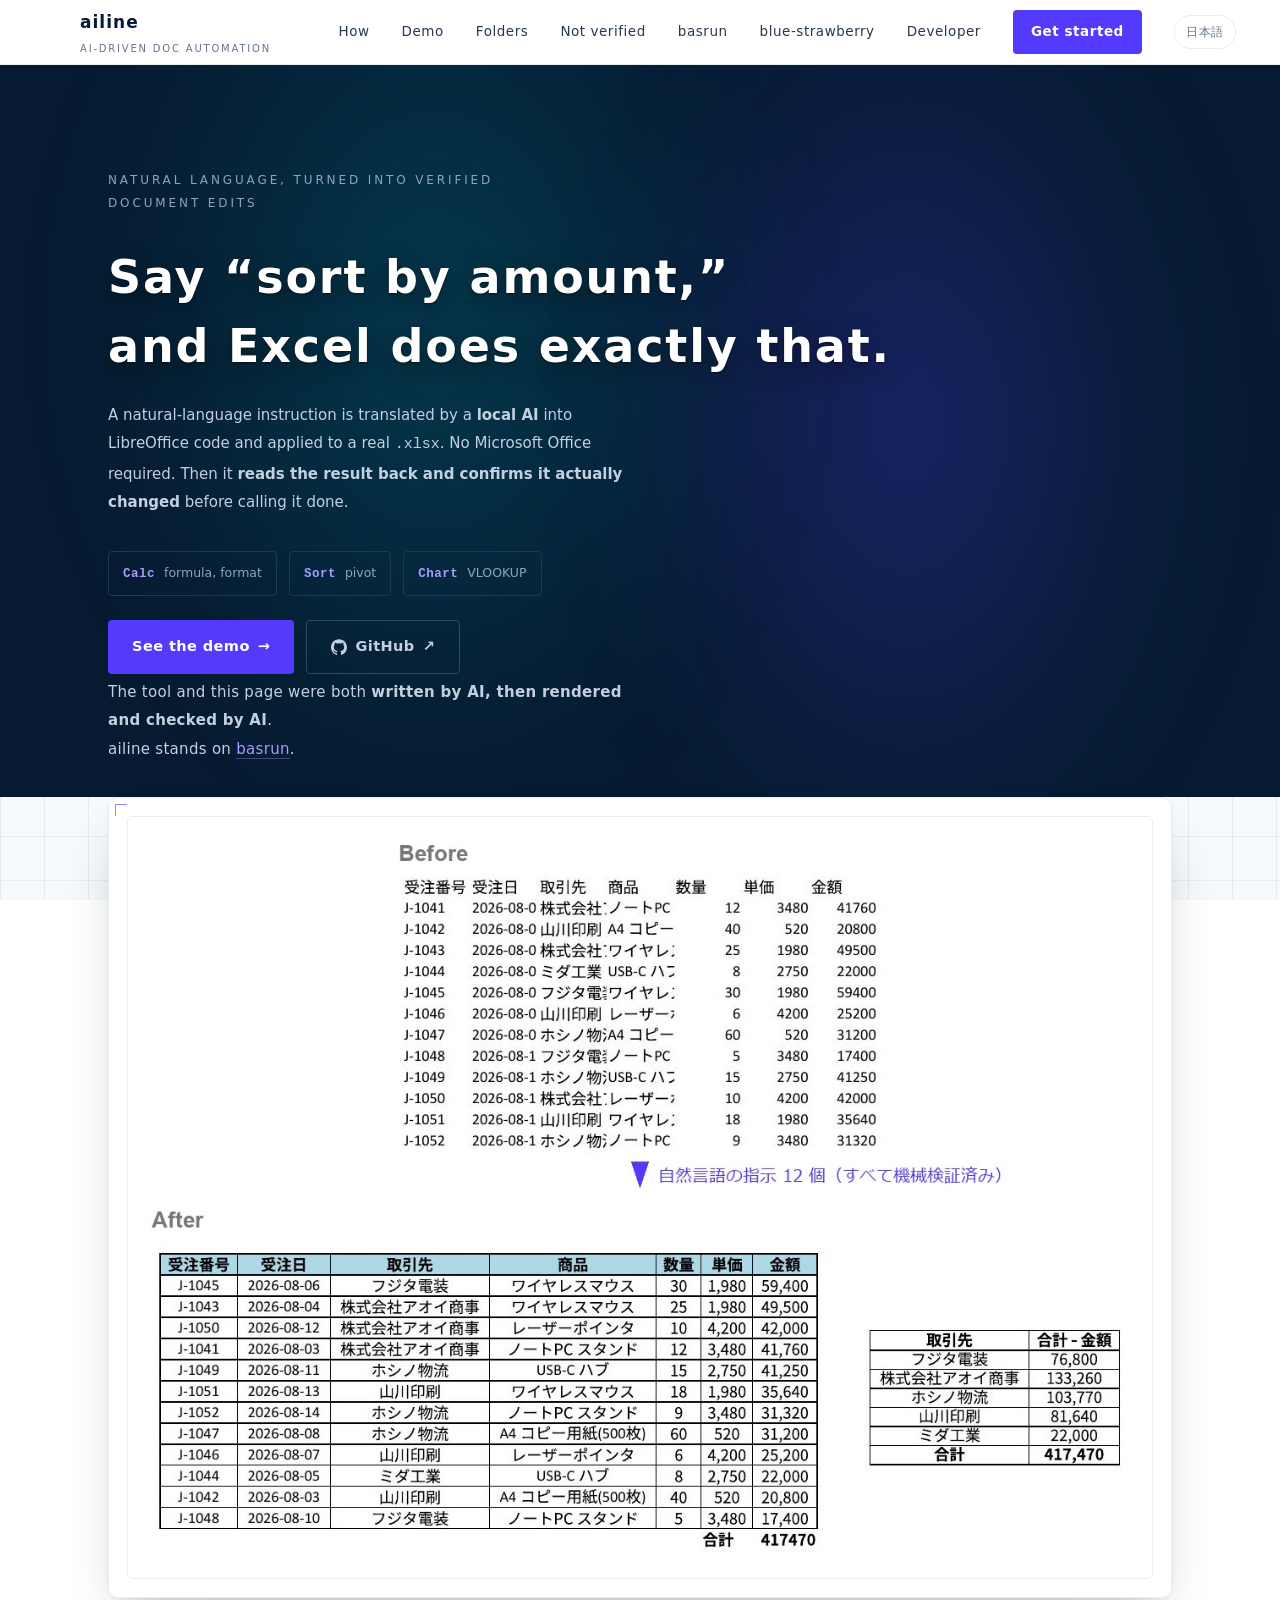
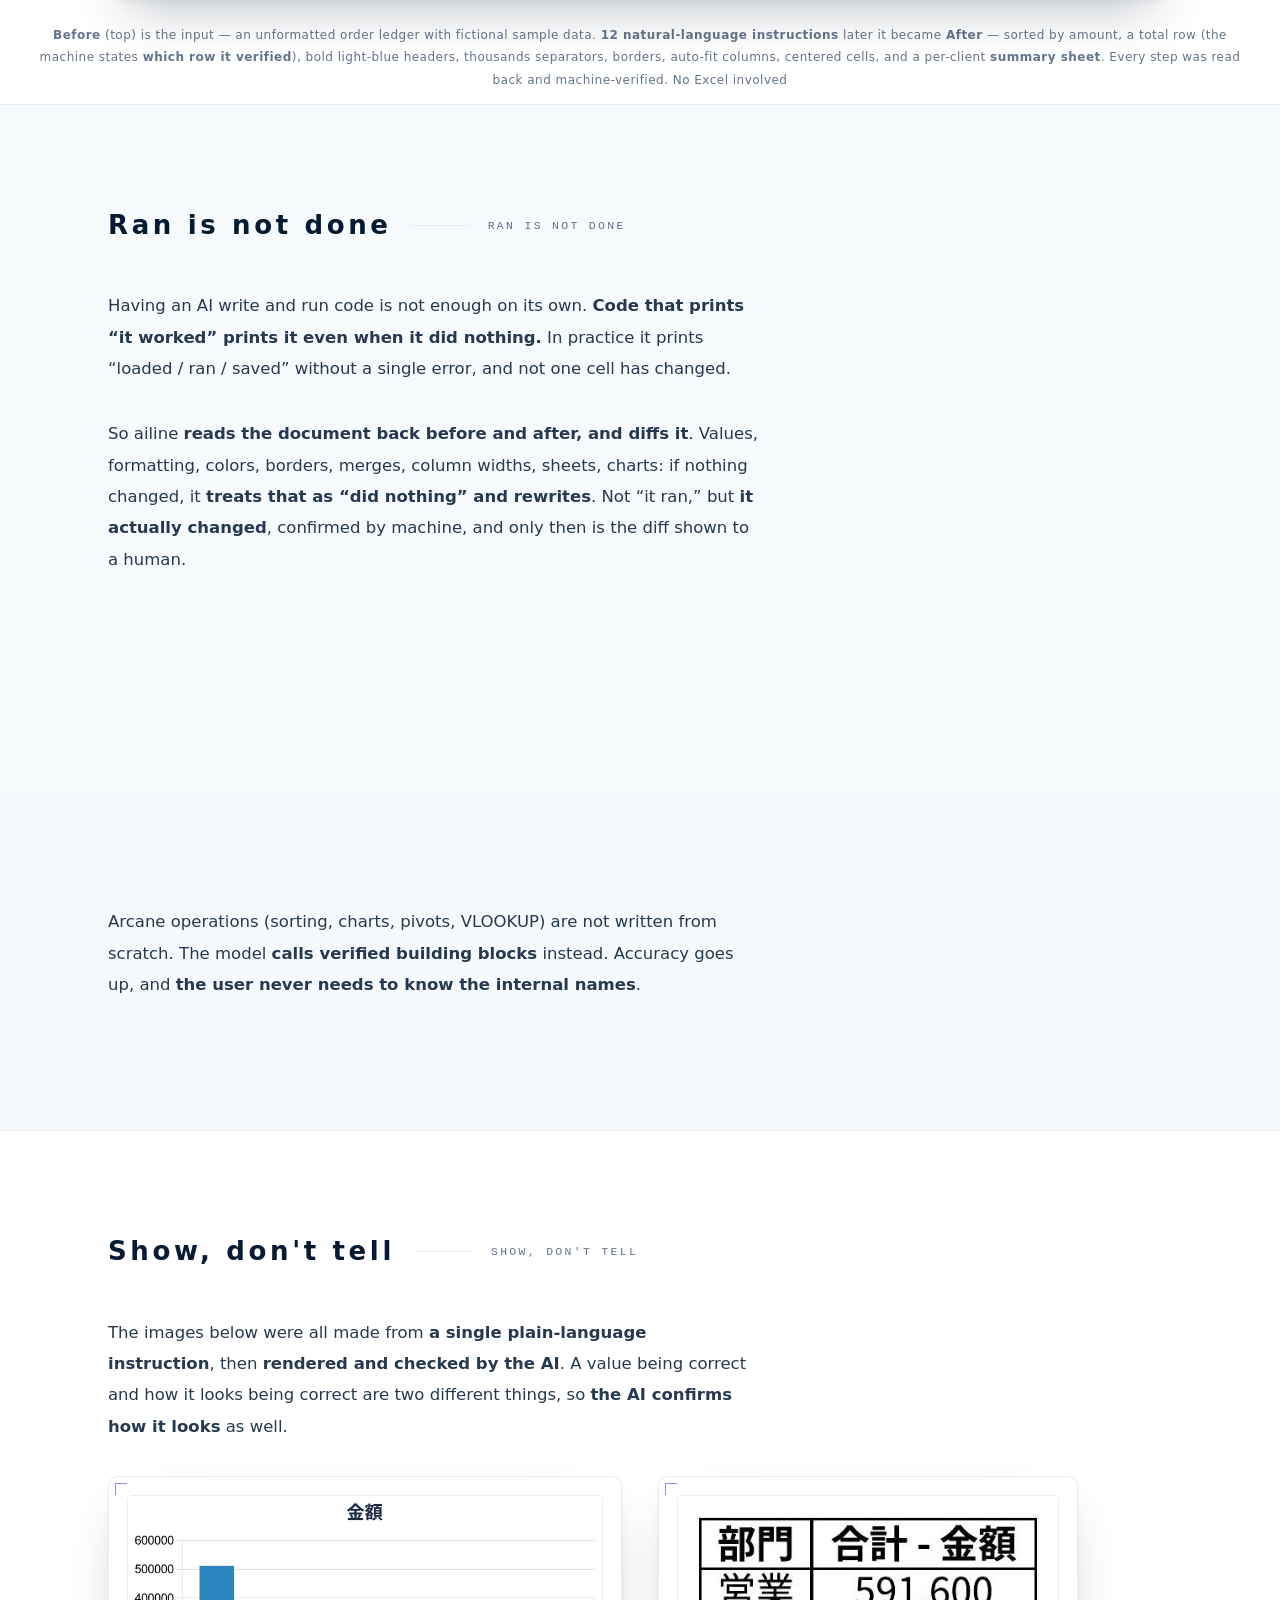
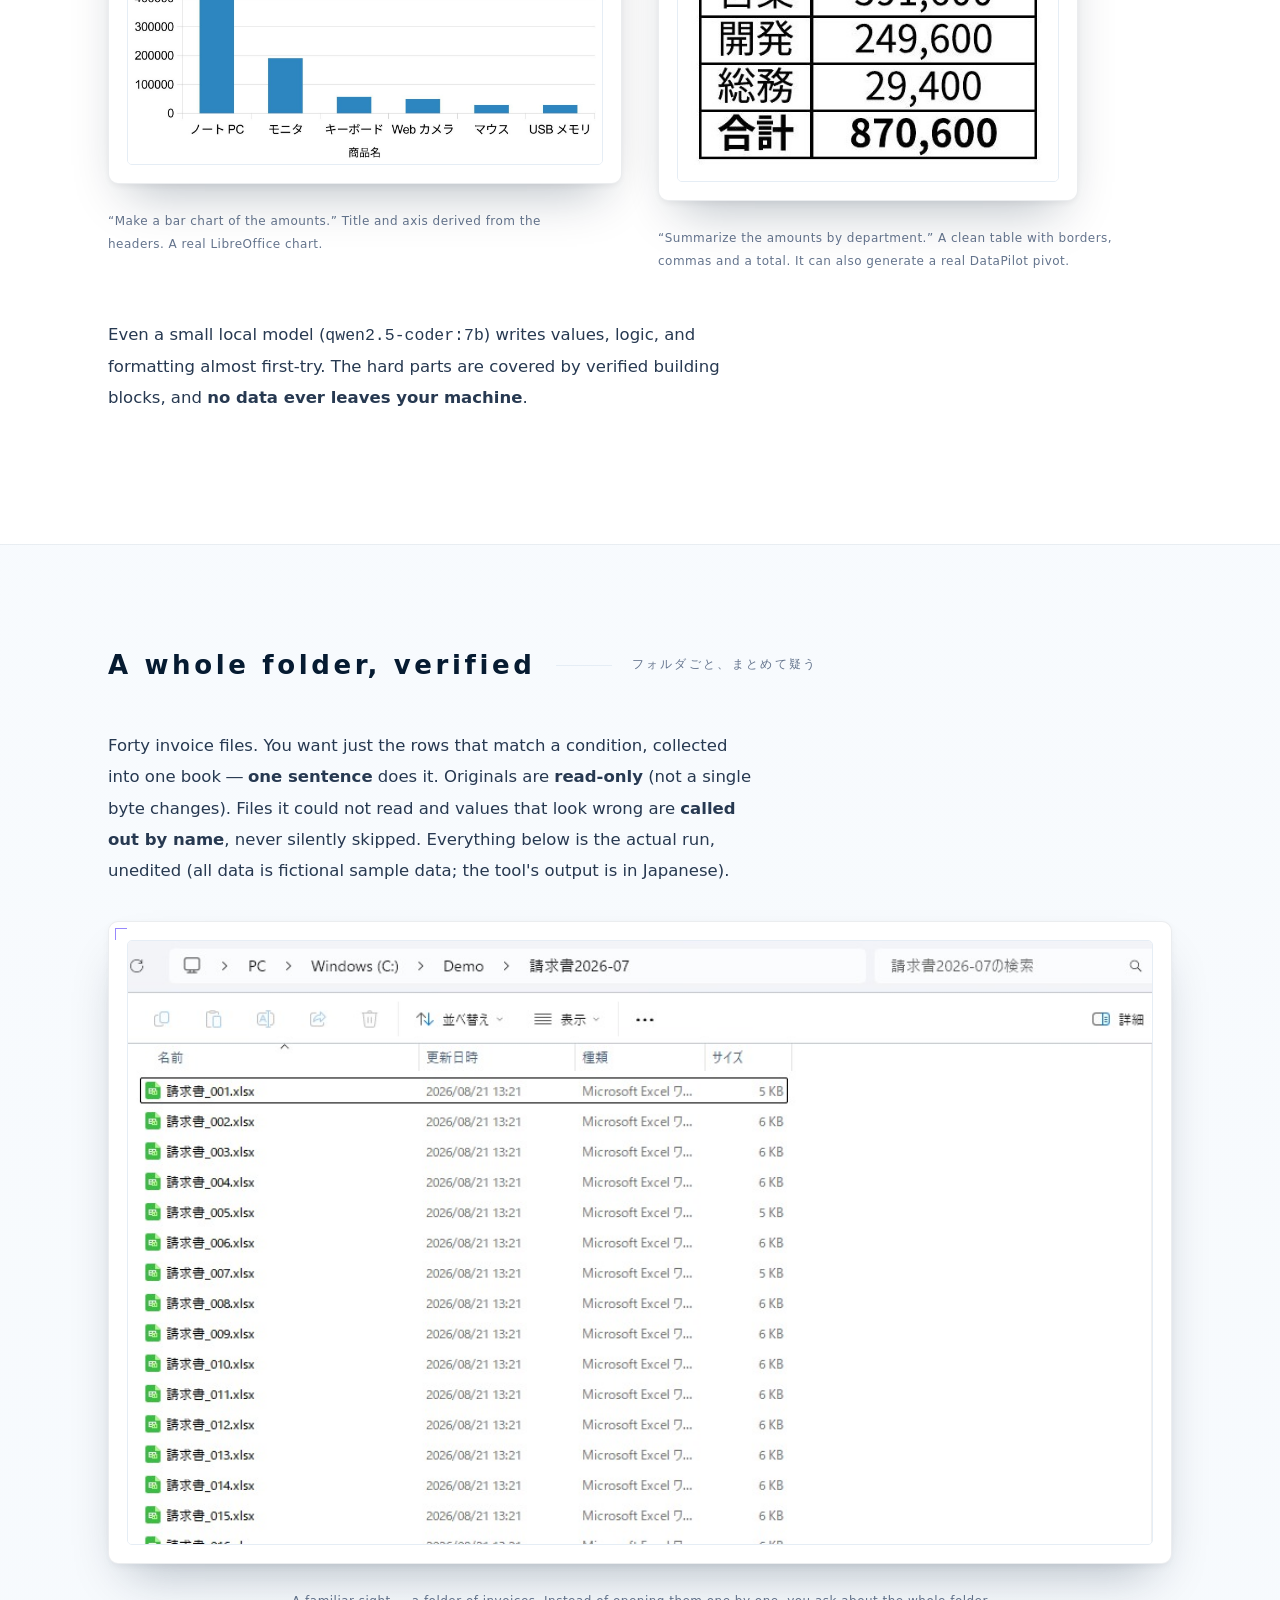
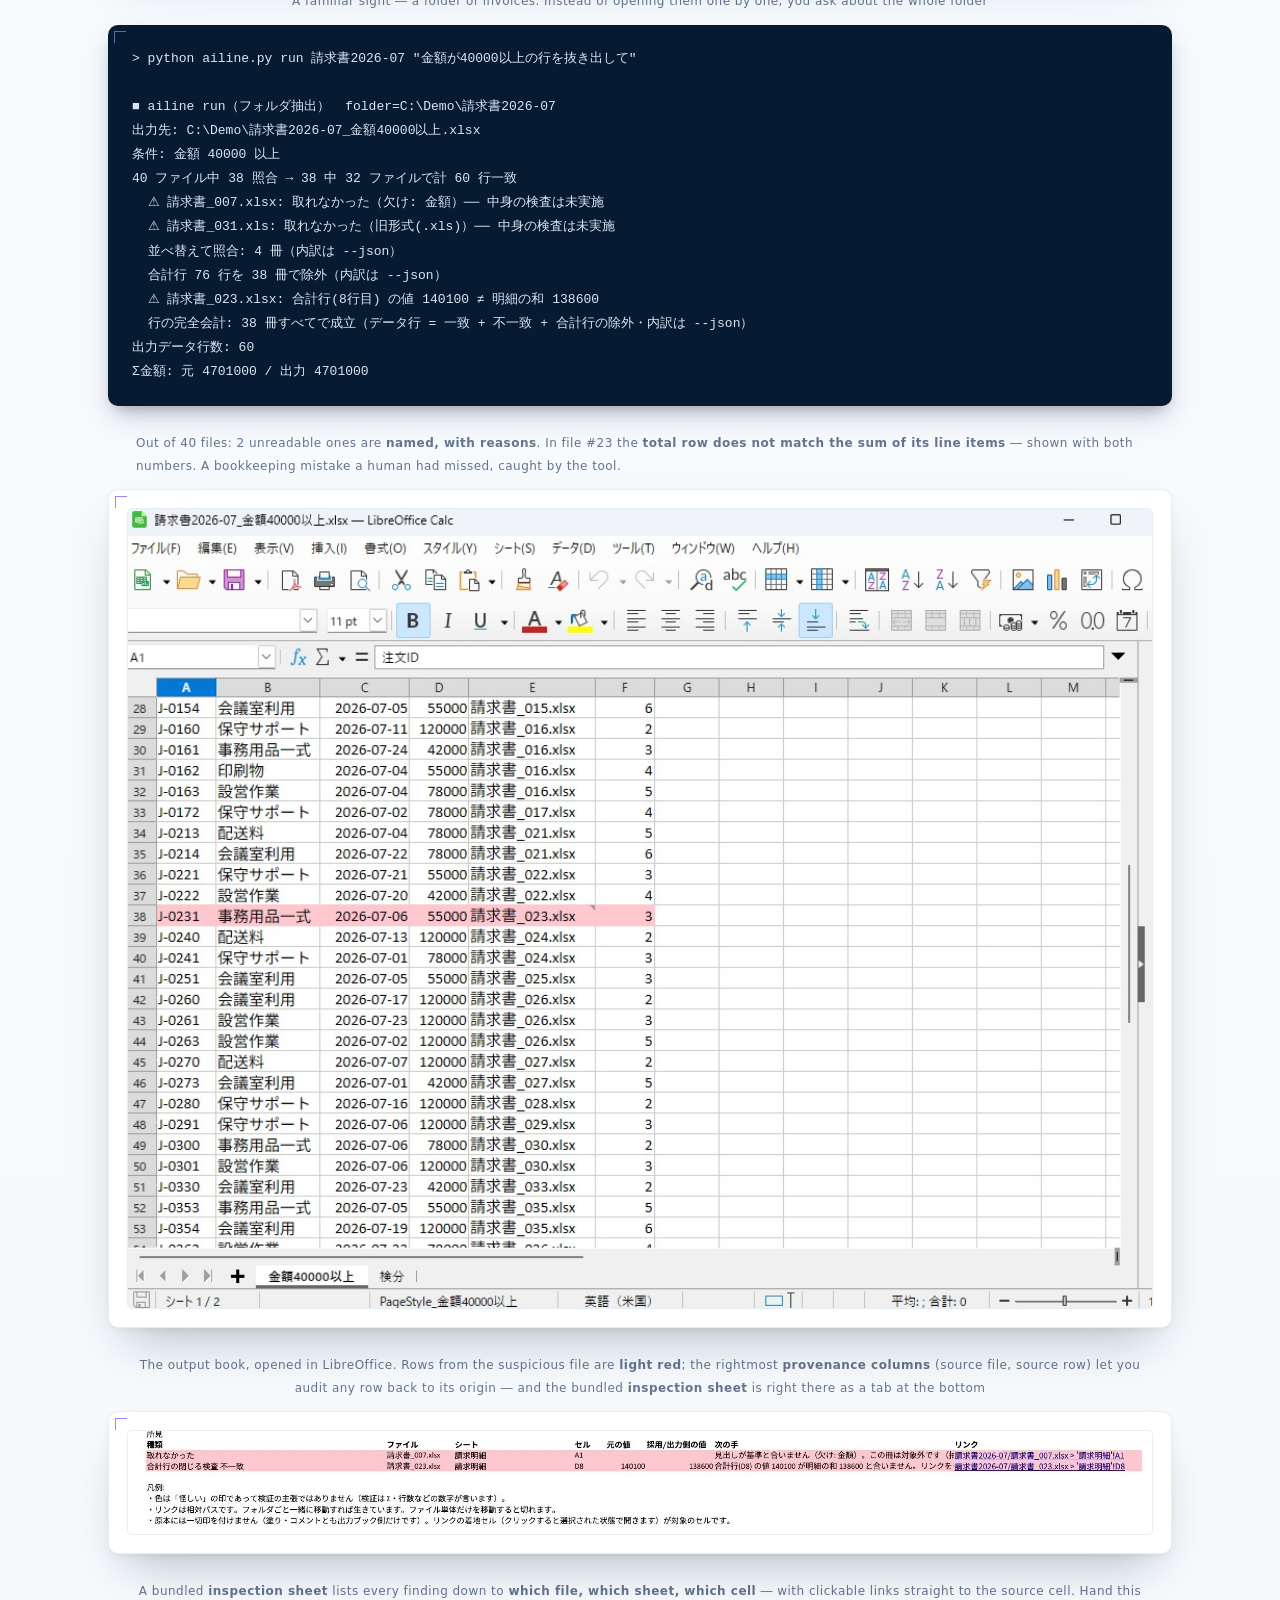
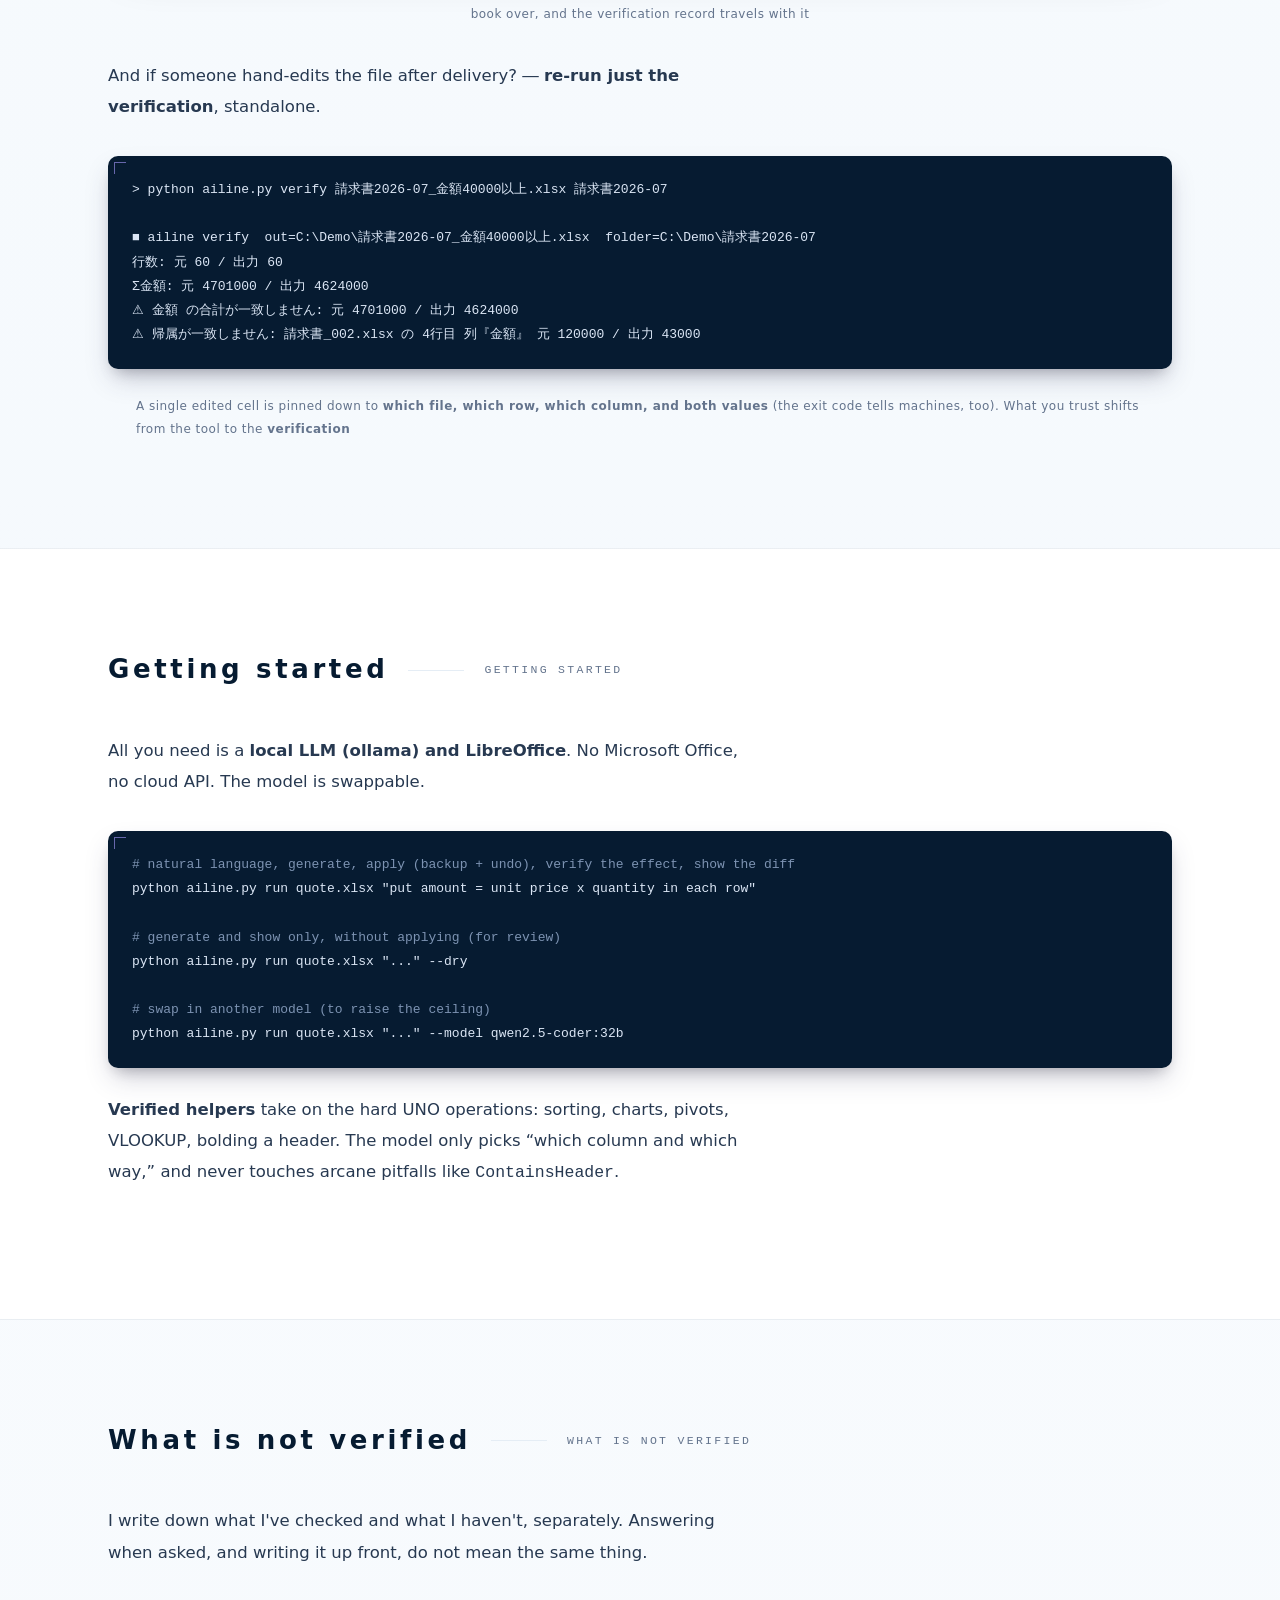
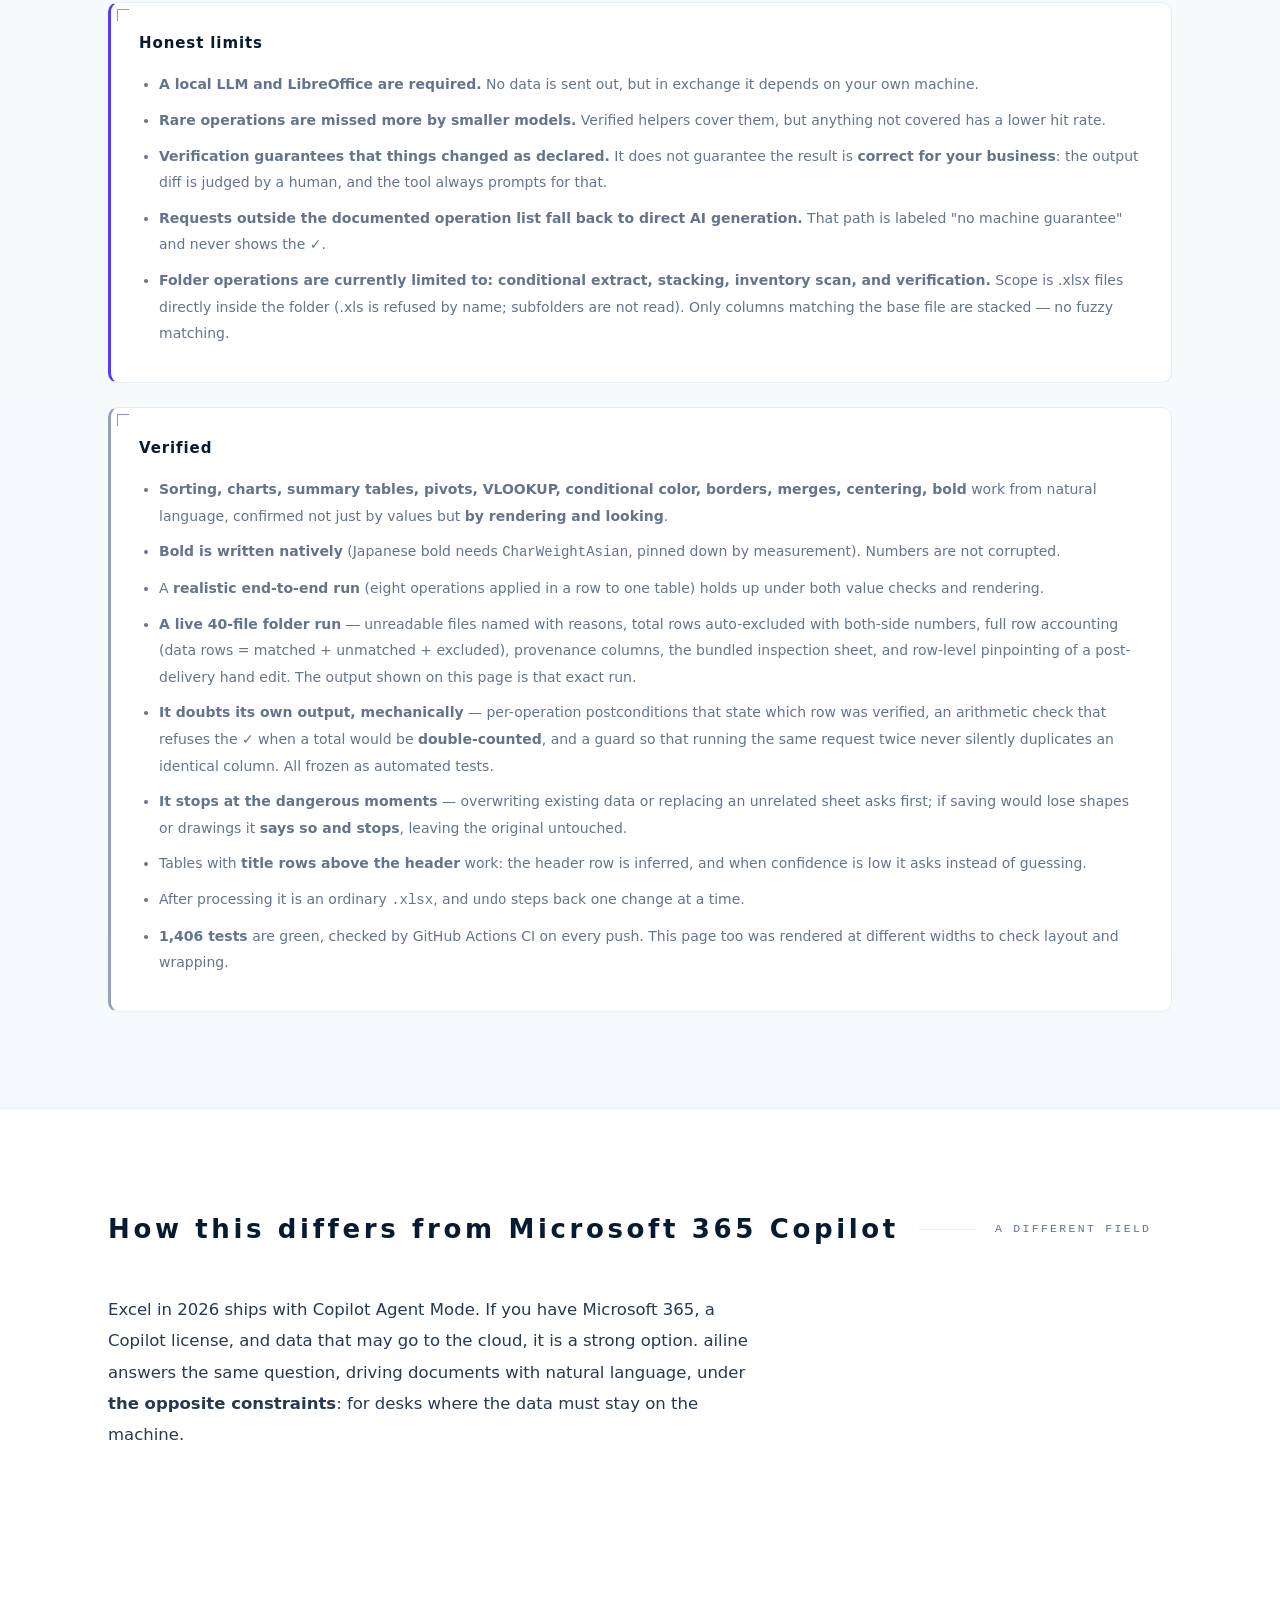
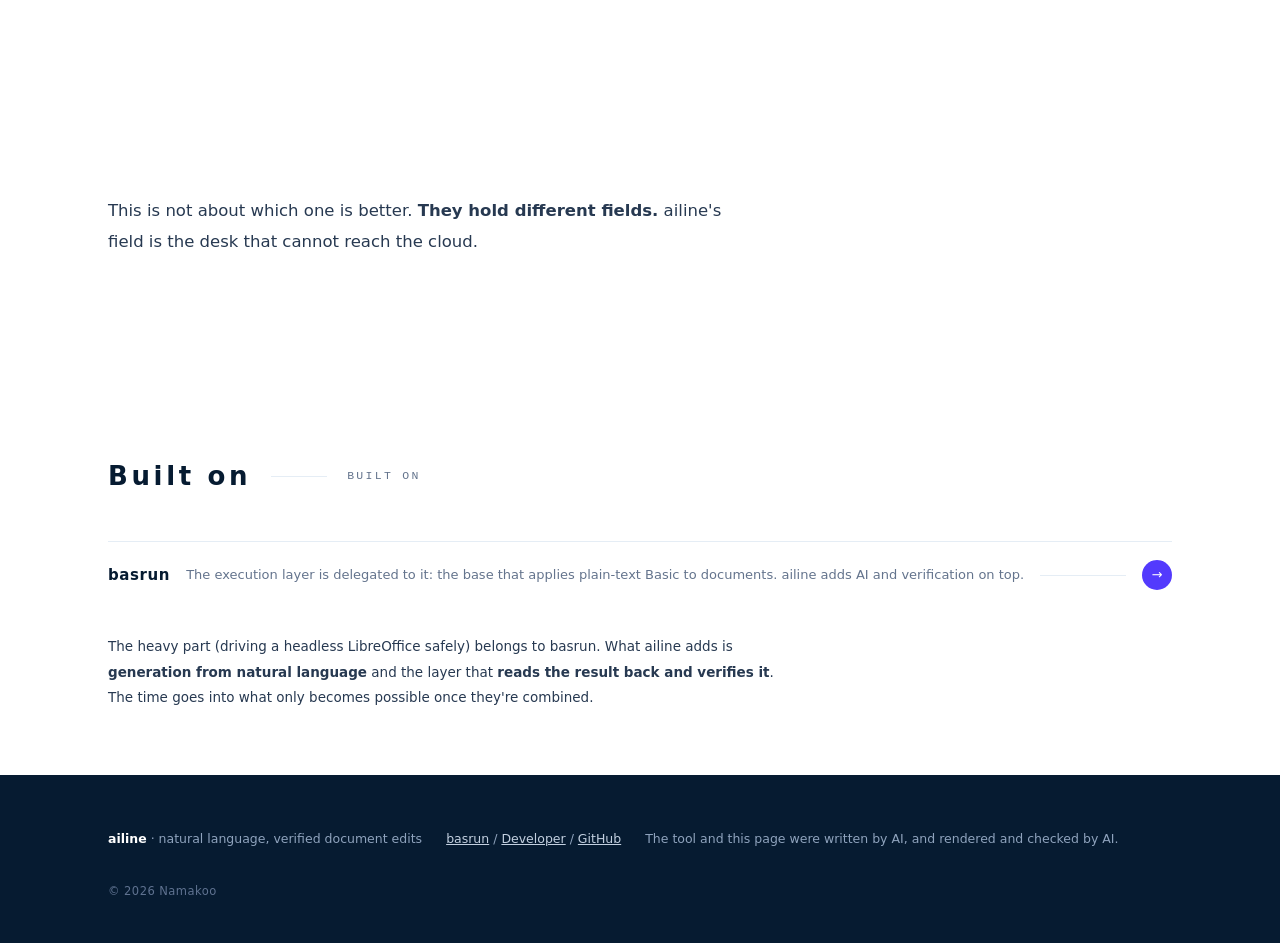
<file: ailine.en.html>
<!doctype html>
<!-- ★ English version of ailine.html. lang="en"; same style.css/structure.
     ★ No em-dashes in prose (anti-slop). A 日本語 toggle is always in the nav. -->
<html lang="en">
<head>
<meta charset="utf-8">
<meta name="viewport" content="width=device-width, initial-scale=1">
<title>ailine — drive documents with natural language, and verify the result</title>
<link rel="icon" href="data:image/svg+xml,%3Csvg xmlns='http://www.w3.org/2000/svg' viewBox='0 0 64 64'%3E%3Crect width='64' height='64' rx='14' fill='%23533afd'/%3E%3Ctext x='32' y='46' font-size='40' font-weight='700' font-family='Arial,Helvetica,sans-serif' fill='%23ffffff' text-anchor='middle'%3Eb%3C/text%3E%3C/svg%3E">
<meta name="description" content="A natural-language instruction is turned by a local AI into LibreOffice code and applied to a real document. No Microsoft Office. Then it reads the result back and confirms it actually changed.">
<meta property="og:type" content="website">
<meta property="og:url" content="https://namakoo-dev.github.io/ailine.en.html">
<meta property="og:title" content="ailine — drive documents with natural language, and verify the result">
<meta property="og:description" content="Natural language, to a local LLM, to LibreOffice Basic, applied to the document, then verified by reading the result back. No Office.">
<meta property="og:image" content="https://namakoo-dev.github.io/assets/og.jpg">
<meta name="twitter:card" content="summary_large_image">
<link rel="alternate" hreflang="ja" href="https://namakoo-dev.github.io/ailine.html">
<link rel="alternate" hreflang="en" href="https://namakoo-dev.github.io/ailine.en.html">
<link rel="stylesheet" href="style.css?v=15">
</head>
<body>

<header>
  <nav class="nav wrap">
    <span class="brand">ailine<small>AI-DRIVEN DOC AUTOMATION</small></span>
    <a href="#how">How</a>
    <a href="#demo">Demo</a>
    <a href="#multifile">Folders</a>
    <a href="#limits">Not verified</a>
    <a class="pg" href="index.en.html">basrun</a>
    <a class="pg" href="blue-strawberry.en.html">blue-strawberry</a>
    <a class="pg" href="about.en.html">Developer</a>
    <a class="cta" href="#use">Get started</a>
    <a class="lang" href="ailine.html">日本語</a>
  </nav>
</header>

<section class="hero">
  <div class="wrap">
    <p class="en">NATURAL LANGUAGE, TURNED INTO VERIFIED DOCUMENT EDITS</p>
    <h1>
      <span class="w"><span>Say “sort by amount,”</span> <span>and Excel does exactly that.</span></span>
      <span class="n"><span>Say “sort by amount,”</span> <span>and Excel does exactly that.</span></span>
    </h1>
    <p>A natural-language instruction is translated by a <b>local AI</b> into LibreOffice code
       and applied to a real <code>.xlsx</code>. No Microsoft Office required. Then it
       <b>reads the result back and confirms it actually changed</b> before calling it done.</p>
    <ul class="fmt">
      <li><b>Calc</b><span>formula, format</span></li>
      <li><b>Sort</b><span>pivot</span></li>
      <li><b>Chart</b><span>VLOOKUP</span></li>
    </ul>
    <div class="hero-cta">
      <a class="go" href="#demo">See the demo<span aria-hidden="true"> →</span></a>
      <a class="go ghost" href="https://github.com/namakoo-dev/ailine" target="_blank" rel="noopener">
        <svg width="16" height="16" viewBox="0 0 24 24" fill="currentColor" aria-hidden="true"><path d="M12 .5C5.37.5 0 5.87 0 12.5c0 5.3 3.44 9.8 8.21 11.39.6.11.82-.26.82-.58v-2.03c-3.34.73-4.04-1.61-4.04-1.61-.55-1.39-1.34-1.76-1.34-1.76-1.09-.75.08-.73.08-.73 1.2.08 1.84 1.24 1.84 1.24 1.07 1.84 2.81 1.31 3.5 1 .11-.78.42-1.31.76-1.61-2.67-.3-5.47-1.33-5.47-5.93 0-1.31.47-2.38 1.24-3.22-.12-.3-.54-1.52.12-3.18 0 0 1.01-.32 3.3 1.23a11.5 11.5 0 0 1 6.01 0c2.29-1.55 3.3-1.23 3.3-1.23.66 1.66.24 2.88.12 3.18.77.84 1.24 1.91 1.24 3.22 0 4.61-2.81 5.63-5.49 5.93.43.37.81 1.1.81 2.22v3.29c0 .32.22.7.83.58C20.56 22.3 24 17.8 24 12.5 24 5.87 18.63.5 12 .5z"/></svg>
        GitHub<span aria-hidden="true"> ↗</span></a>
    </div>
    <p class="by">The tool and this page were both <b>written by AI, then rendered and checked by AI</b>.
      <span>ailine stands on <a href="index.en.html">basrun</a>.</span></p>
  </div>
</section>

<div class="band"><figure class="mat"><img src="assets/ailine-workflow.jpg?v=6" alt="Before: an unformatted order ledger. After 12 natural-language instructions: sorted by amount, total row, bold light-blue headers, thousands separators, borders, auto-fit columns, and a per-client summary sheet"></figure></div>
<p class="cap"><b>Before</b> (top) is the input — an unformatted order ledger with fictional sample data. <b>12 natural-language instructions</b> later it became <b>After</b> — sorted by amount, a total row (the machine states <b>which row it verified</b>), bold light-blue headers, thousands separators, borders, auto-fit columns, centered cells, and a per-client <b>summary sheet</b>. Every step was read back and machine-verified. No Excel involved</p>

<section class="sec alt" id="how">
  <div class="wrap">
    <div class="h2"><b>Ran is not done</b><span class="rule"></span><span class="en">RAN IS NOT DONE</span></div>
    <p class="lead">Having an AI write and run code is not enough on its own.
      <b>Code that prints “it worked” prints it even when it did nothing.</b>
      In practice it prints “loaded / ran / saved” without a single error, and not one cell has changed.</p>
    <p class="lead">So ailine <b>reads the document back before and after, and diffs it</b>.
      Values, formatting, colors, borders, merges, column widths, sheets, charts:
      if nothing changed, it <b>treats that as “did nothing” and rewrites</b>.
      Not “it ran,” but <b>it actually changed</b>, confirmed by machine, and only then is the diff shown to a human.</p>
    <div class="grid">
      <div class="card"><span class="n">01</span><h3>Ask in plain language</h3>
        <p>“Sort by amount, descending.” The local AI translates it into LibreOffice code.</p></div>
      <div class="card"><span class="n">02</span><h3>Apply, guarded</h3>
        <p>Changes go to the original with an automatic backup and <code>undo</code>
           (<code>--copy</code> edits a copy instead). Anything that would overwrite existing data
           asks <b>before</b> it is applied. The format stays <code>.xlsx</code>.</p></div>
      <div class="card"><span class="n">03</span><h3>Verify the effect</h3>
        <p>Read back and diff. If nothing changed, rewrite. Ran is not done, caught by machine.</p></div>
    </div>
    <p class="lead" style="margin-top:34px">Arcane operations (sorting, charts, pivots, VLOOKUP) are not written from scratch.
      The model <b>calls verified building blocks</b> instead. Accuracy goes up, and
      <b>the user never needs to know the internal names</b>.</p>
  </div>
</section>

<section class="sec" id="demo">
  <div class="wrap">
    <div class="h2"><b>Show, don't tell</b><span class="rule"></span><span class="en">SHOW, DON'T TELL</span></div>
    <p class="lead">The images below were all made from <b>a single plain-language instruction</b>,
      then <b>rendered and checked by the AI</b>. A value being correct and how it looks being correct are
      two different things, so <b>the AI confirms how it looks</b> as well.</p>
    <div class="two">
      <div>
        <figure class="mat"><img src="assets/ailine-chart.jpg" alt="A bar chart of amounts that ailine generated from natural language, with title and axis derived from the headers"></figure>
        <p class="cap" style="text-align:left;padding-left:0">“Make a bar chart of the amounts.” Title and axis derived from the headers. A real LibreOffice chart.</p>
      </div>
      <div>
        <figure class="mat" style="max-width:420px"><img src="assets/ailine-pivot.jpg?v=2" alt="A department-by-amount summary table that ailine built from natural language, with borders, commas and a total row"></figure>
        <p class="cap" style="text-align:left;padding-left:0">“Summarize the amounts by department.” A clean table with borders, commas and a total. It can also generate a real DataPilot pivot.</p>
      </div>
    </div>
    <p class="lead" style="margin-top:34px">Even a small local model (<code>qwen2.5-coder:7b</code>) writes values, logic, and formatting
      almost first-try. The hard parts are covered by verified building blocks, and
      <b>no data ever leaves your machine</b>.</p>
  </div>
</section>


<section class="sec alt" id="multifile">
  <div class="wrap">
    <div class="h2"><b>A whole folder, verified</b><span class="rule"></span><span class="en">フォルダごと、まとめて疑う</span></div>
    <p class="lead">Forty invoice files. You want just the rows that match a condition, collected into one book ―
      <b>one sentence</b> does it. Originals are <b>read-only</b> (not a single byte changes). Files it could not read
      and values that look wrong are <b>called out by name</b>, never silently skipped. Everything below is the actual
      run, unedited (all data is fictional sample data; the tool's output is in Japanese).</p>
    <figure class="mat"><img src="assets/ailine-mf-folder.jpg" alt="An Explorer window showing the invoice folder: numbered Excel files from 請求書_001.xlsx onward"></figure>
    <p class="cap">A familiar sight ― a folder of invoices. Instead of opening them one by one, you ask about the whole folder</p>
    <pre>&gt; python ailine.py run 請求書2026-07 "金額が40000以上の行を抜き出して"

■ ailine run（フォルダ抽出）  folder=C:\Demo\請求書2026-07
出力先: C:\Demo\請求書2026-07_金額40000以上.xlsx
条件: 金額 40000 以上
40 ファイル中 38 照合 → 38 中 32 ファイルで計 60 行一致
  ⚠ 請求書_007.xlsx: 取れなかった（欠け: 金額）── 中身の検査は未実施
  ⚠ 請求書_031.xls: 取れなかった（旧形式(.xls)）── 中身の検査は未実施
  並べ替えて照合: 4 冊（内訳は --json）
  合計行 76 行を 38 冊で除外（内訳は --json）
  ⚠ 請求書_023.xlsx: 合計行(8行目) の値 140100 ≠ 明細の和 138600
  行の完全会計: 38 冊すべてで成立（データ行 = 一致 + 不一致 + 合計行の除外・内訳は --json）
出力データ行数: 60
Σ金額: 元 4701000 / 出力 4701000</pre>
    <p class="cap" style="text-align:left">Out of 40 files: 2 unreadable ones are <b>named, with reasons</b>. In file #23 the
      <b>total row does not match the sum of its line items</b> ― shown with both numbers. A bookkeeping mistake a human had
      missed, caught by the tool.</p>
    <figure class="mat"><img src="assets/ailine-mf-calc.jpg" alt="The output book opened in LibreOffice Calc: rows from the suspicious file highlighted in light red, with the inspection sheet visible as a tab at the bottom"></figure>
    <p class="cap">The output book, opened in LibreOffice. Rows from the suspicious file are <b>light red</b>; the rightmost
      <b>provenance columns</b> (source file, source row) let you audit any row back to its origin ― and the bundled
      <b>inspection sheet</b> is right there as a tab at the bottom</p>
    <figure class="mat"><img src="assets/ailine-mf-findings.jpg" alt="The inspection sheet bundled in the output book: each finding names the file, sheet and cell, shows both numbers, and links directly to the source cell"></figure>
    <p class="cap">A bundled <b>inspection sheet</b> lists every finding down to <b>which file, which sheet, which cell</b> ―
      with clickable links straight to the source cell. Hand this book over, and the verification record travels with it</p>
    <p class="lead" style="margin-top:34px">And if someone hand-edits the file after delivery? ―
      <b>re-run just the verification</b>, standalone.</p>
    <pre>&gt; python ailine.py verify 請求書2026-07_金額40000以上.xlsx 請求書2026-07

■ ailine verify  out=C:\Demo\請求書2026-07_金額40000以上.xlsx  folder=C:\Demo\請求書2026-07
行数: 元 60 / 出力 60
Σ金額: 元 4701000 / 出力 4624000
⚠ 金額 の合計が一致しません: 元 4701000 / 出力 4624000
⚠ 帰属が一致しません: 請求書_002.xlsx の 4行目 列『金額』 元 120000 / 出力 43000</pre>
    <p class="cap" style="text-align:left">A single edited cell is pinned down to <b>which file, which row, which column,
      and both values</b> (the exit code tells machines, too). What you trust shifts from the tool to the <b>verification</b></p>
  </div>
</section>

<section class="sec" id="use">
  <div class="wrap">
    <div class="h2"><b>Getting started</b><span class="rule"></span><span class="en">GETTING STARTED</span></div>
    <p class="lead">All you need is a <b>local LLM (ollama) and LibreOffice</b>.
      No Microsoft Office, no cloud API. The model is swappable.</p>
<pre><span class="c"># natural language, generate, apply (backup + undo), verify the effect, show the diff</span>
python ailine.py run quote.xlsx "put amount = unit price x quantity in each row"

<span class="c"># generate and show only, without applying (for review)</span>
python ailine.py run quote.xlsx "..." --dry

<span class="c"># swap in another model (to raise the ceiling)</span>
python ailine.py run quote.xlsx "..." --model qwen2.5-coder:32b</pre>
    <p class="lead" style="margin-top:26px"><b>Verified helpers</b> take on the hard UNO operations:
      sorting, charts, pivots, VLOOKUP, bolding a header. The model only picks “which column and which way,”
      and never touches arcane pitfalls like <code>ContainsHeader</code>.</p>
  </div>
</section>

<section class="sec alt" id="limits">
  <div class="wrap">
    <div class="h2"><b>What is not verified</b><span class="rule"></span><span class="en">WHAT IS NOT VERIFIED</span></div>
    <p class="lead">I write down what I've checked and what I haven't, separately.
      Answering when asked, and writing it up front, do not mean the same thing.</p>
    <div class="limits">
      <h3>Honest limits</h3>
      <ul>
        <li><b>A local LLM and LibreOffice are required.</b> No data is sent out, but in exchange it depends on your own machine.</li>
        <li><b>Rare operations are missed more by smaller models.</b> Verified helpers cover them, but anything not covered has a lower hit rate.</li>
        <li><b>Verification guarantees that things changed as declared.</b> It does not guarantee the result is <b>correct for your business</b>: the output diff is judged by a human, and the tool always prompts for that.</li>
        <li><b>Requests outside the documented operation list fall back to direct AI generation.</b> That path is labeled "no machine guarantee" and never shows the ✓.</li>
        <li><b>Folder operations are currently limited to: conditional extract, stacking, inventory scan, and verification.</b> Scope is .xlsx files directly inside the folder (.xls is refused by name; subfolders are not read). Only columns matching the base file are stacked ― no fuzzy matching.</li>
      </ul>
    </div>
    <div class="limits" style="margin-top:24px;border-left-color:#8fa3bd">
      <h3>Verified</h3>
      <ul>
        <li><b>Sorting, charts, summary tables, pivots, VLOOKUP, conditional color, borders, merges, centering, bold</b> work from natural language, confirmed not just by values but <b>by rendering and looking</b>.</li>
        <li><b>Bold is written natively</b> (Japanese bold needs <code>CharWeightAsian</code>, pinned down by measurement). Numbers are not corrupted.</li>
        <li>A <b>realistic end-to-end run</b> (eight operations applied in a row to one table) holds up under both value checks and rendering.</li>
        <li><b>A live 40-file folder run</b> ― unreadable files named with reasons, total rows auto-excluded with both-side numbers, full row accounting (data rows = matched + unmatched + excluded), provenance columns, the bundled inspection sheet, and row-level pinpointing of a post-delivery hand edit. The output shown on this page is that exact run.</li>
        <li><b>It doubts its own output, mechanically</b> — per-operation postconditions that state
           which row was verified, an arithmetic check that refuses the ✓ when a total would be
           <b>double-counted</b>, and a guard so that running the same request twice never
           silently duplicates an identical column. All frozen as automated tests.</li>
        <li><b>It stops at the dangerous moments</b> — overwriting existing data or replacing an
           unrelated sheet asks first; if saving would lose shapes or drawings it <b>says so and
           stops</b>, leaving the original untouched.</li>
        <li>Tables with <b>title rows above the header</b> work: the header row is inferred, and
           when confidence is low it asks instead of guessing.</li>
        <li>After processing it is an ordinary <code>.xlsx</code>, and <code>undo</code> steps back one change at a time.</li>
        <li><b>1,406 tests</b> are green, checked by GitHub Actions CI on every push. This page too was rendered at different widths to check layout and wrapping.</li>
      </ul>
    </div>
  </div>
</section>

<section class="sec" id="vs">
  <div class="wrap">
    <div class="h2"><b>How this differs from Microsoft 365 Copilot</b><span class="rule"></span><span class="en">A DIFFERENT FIELD</span></div>
    <p class="lead">Excel in 2026 ships with Copilot Agent Mode. If you have Microsoft 365, a Copilot
      license, and data that may go to the cloud, it is a strong option. ailine answers the same
      question, driving documents with natural language, under <b>the opposite constraints</b>:
      for desks where the data must stay on the machine.</p>
    <div class="grid">
      <div class="card"><span class="n">01</span><h3>Where inference runs</h3>
        <p>Copilot reasons with cloud models. ailine runs on <b>a local LLM only</b> and
           <b>sends nothing out</b>. Once set up, it <b>runs without any network at all</b>,
           so it works on air-gapped desks and wherever policy says data must not leave the machine.</p></div>
      <div class="card"><span class="n">02</span><h3>What it assumes</h3>
        <p>Copilot assumes Microsoft 365 plus a Copilot license. ailine runs on
           <b>LibreOffice and ollama, both free of charge</b>: no Office, no subscription,
           and <b>no license fees at all</b>. Adoption starts at zero cost.</p></div>
      <div class="card"><span class="n">03</span><h3>Which direction it checks</h3>
        <p>Copilot shows a plan <b>before</b> it acts and highlights its edits. ailine reads the result
           back <b>after</b> it acts and <b>verifies, by machine, that the document really changed</b>.
           Planning ahead and verifying after are different things.</p></div>
    </div>
    <p class="lead" style="margin-top:26px">This is not about which one is better.
      <b>They hold different fields.</b> ailine's field is the desk that cannot reach the cloud.</p>
  </div>
</section>

<section class="sec" style="padding:64px 0">
  <div class="wrap">
    <div class="h2"><b>Built on</b><span class="rule"></span><span class="en">BUILT ON</span></div>
    <a class="link" href="index.en.html">
      <b>basrun</b>
      <span class="note">The execution layer is delegated to it: the base that applies plain-text Basic to documents. ailine adds AI and verification on top.</span>
      <span class="rule"></span><span class="arrow">→</span></a>
    <p class="lead" style="margin:26px 0 0;font-size:13.5px;max-width:78ch">
      The heavy part (driving a headless LibreOffice safely) belongs to basrun.
      What ailine adds is <b>generation from natural language</b> and the layer that
      <b>reads the result back and verifies it</b>. The time goes into what only becomes possible once they're combined.</p>
  </div>
</section>

<footer>
  <div class="wrap">
    <span><b style="color:#fff">ailine</b> · natural language, verified document edits</span>
    <span><a href="index.en.html">basrun</a> / <a href="about.en.html">Developer</a> / <a href="https://github.com/namakoo-dev/ailine" target="_blank" rel="noopener">GitHub</a></span>
    <span>The tool and this page were written by AI, and rendered and checked by AI.</span>
    <span class="copy">&copy; 2026 Namakoo</span>
  </div>
</footer>

<script src="ripple.js?v=3" defer></script>
</body>
</html>
</file>
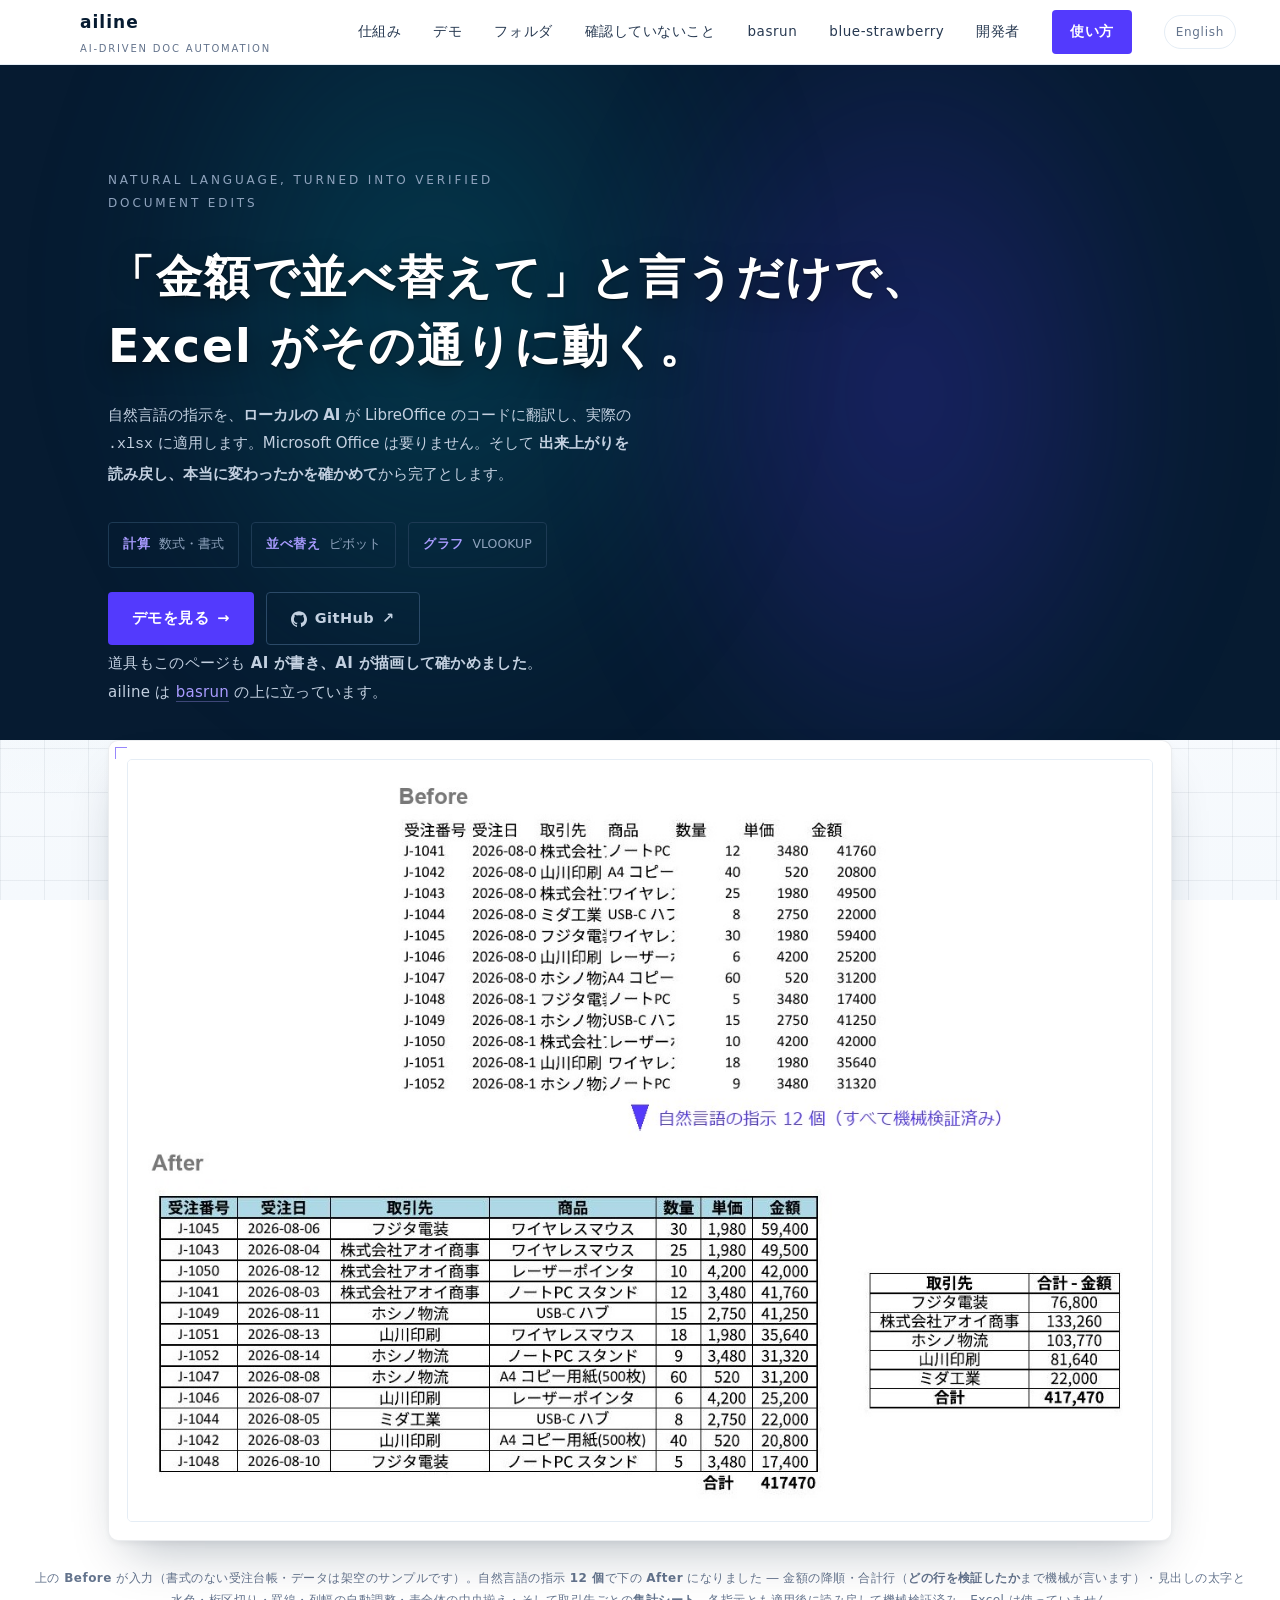
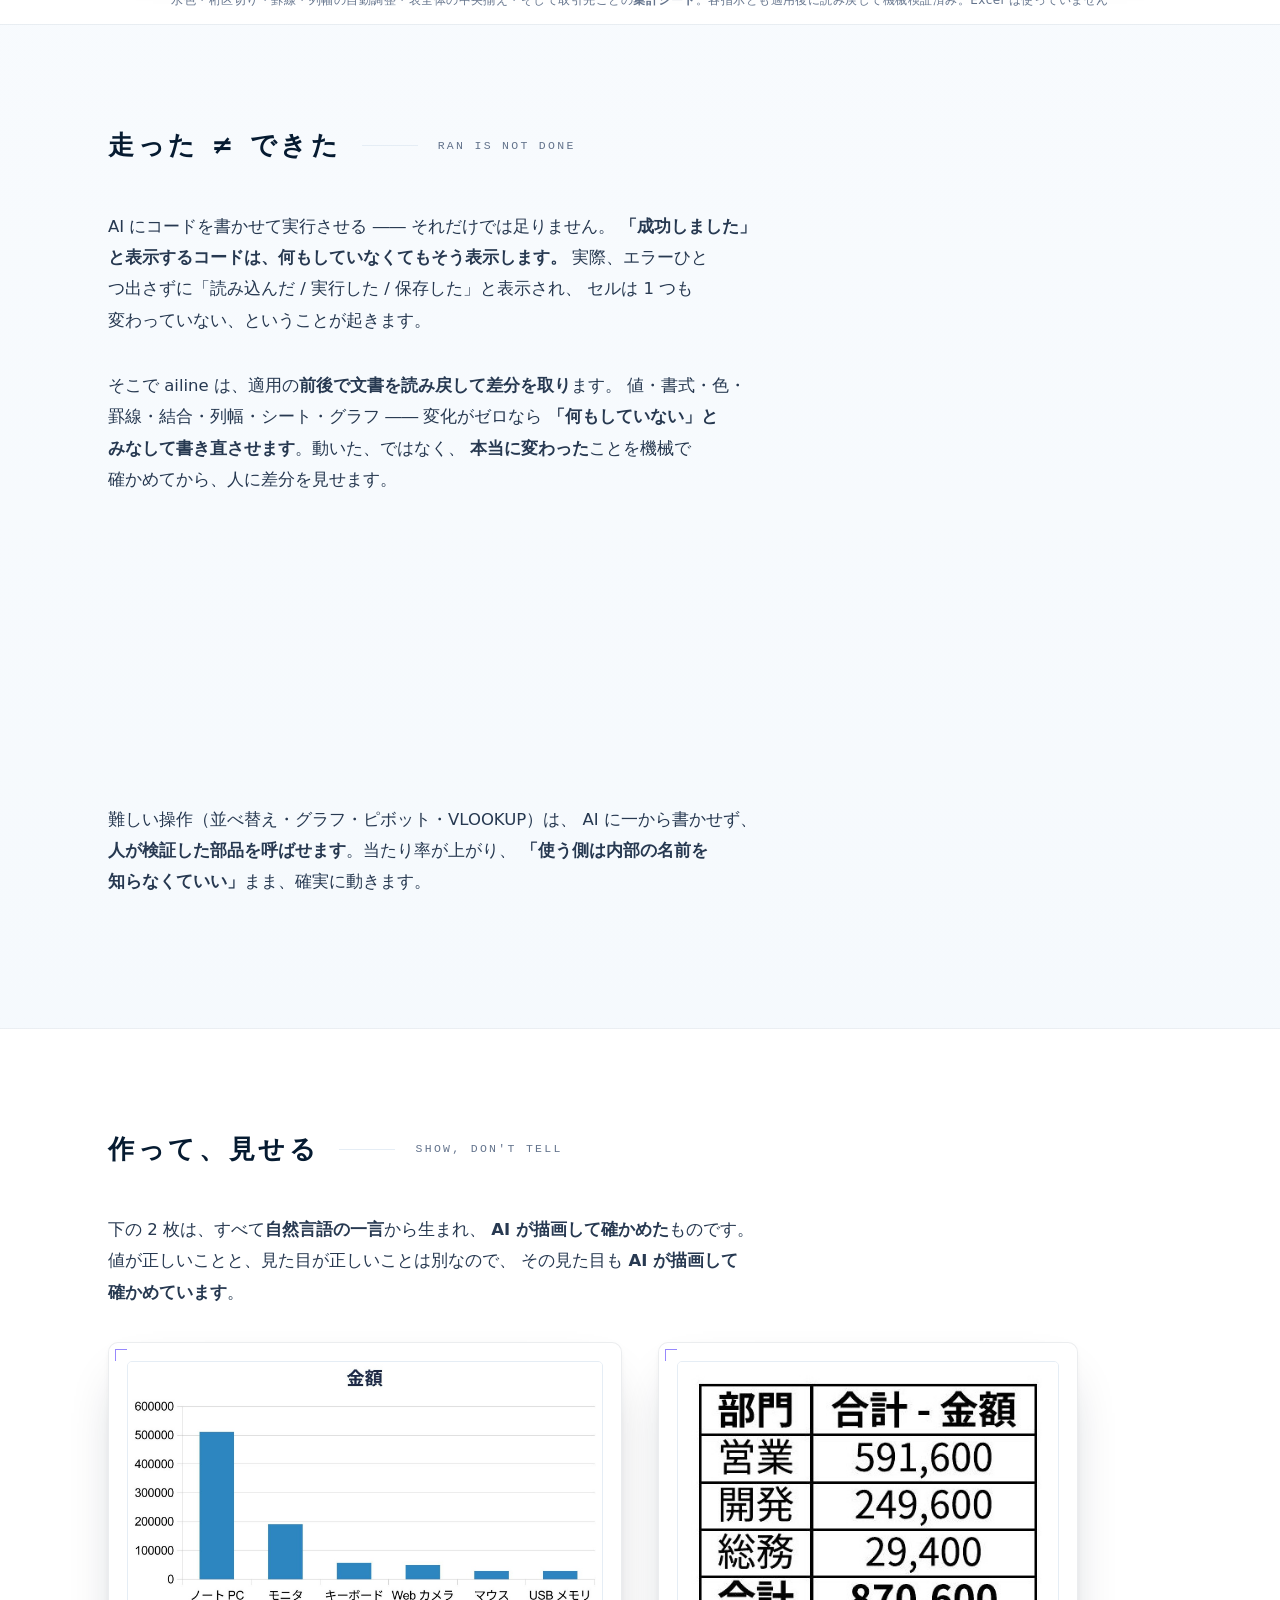
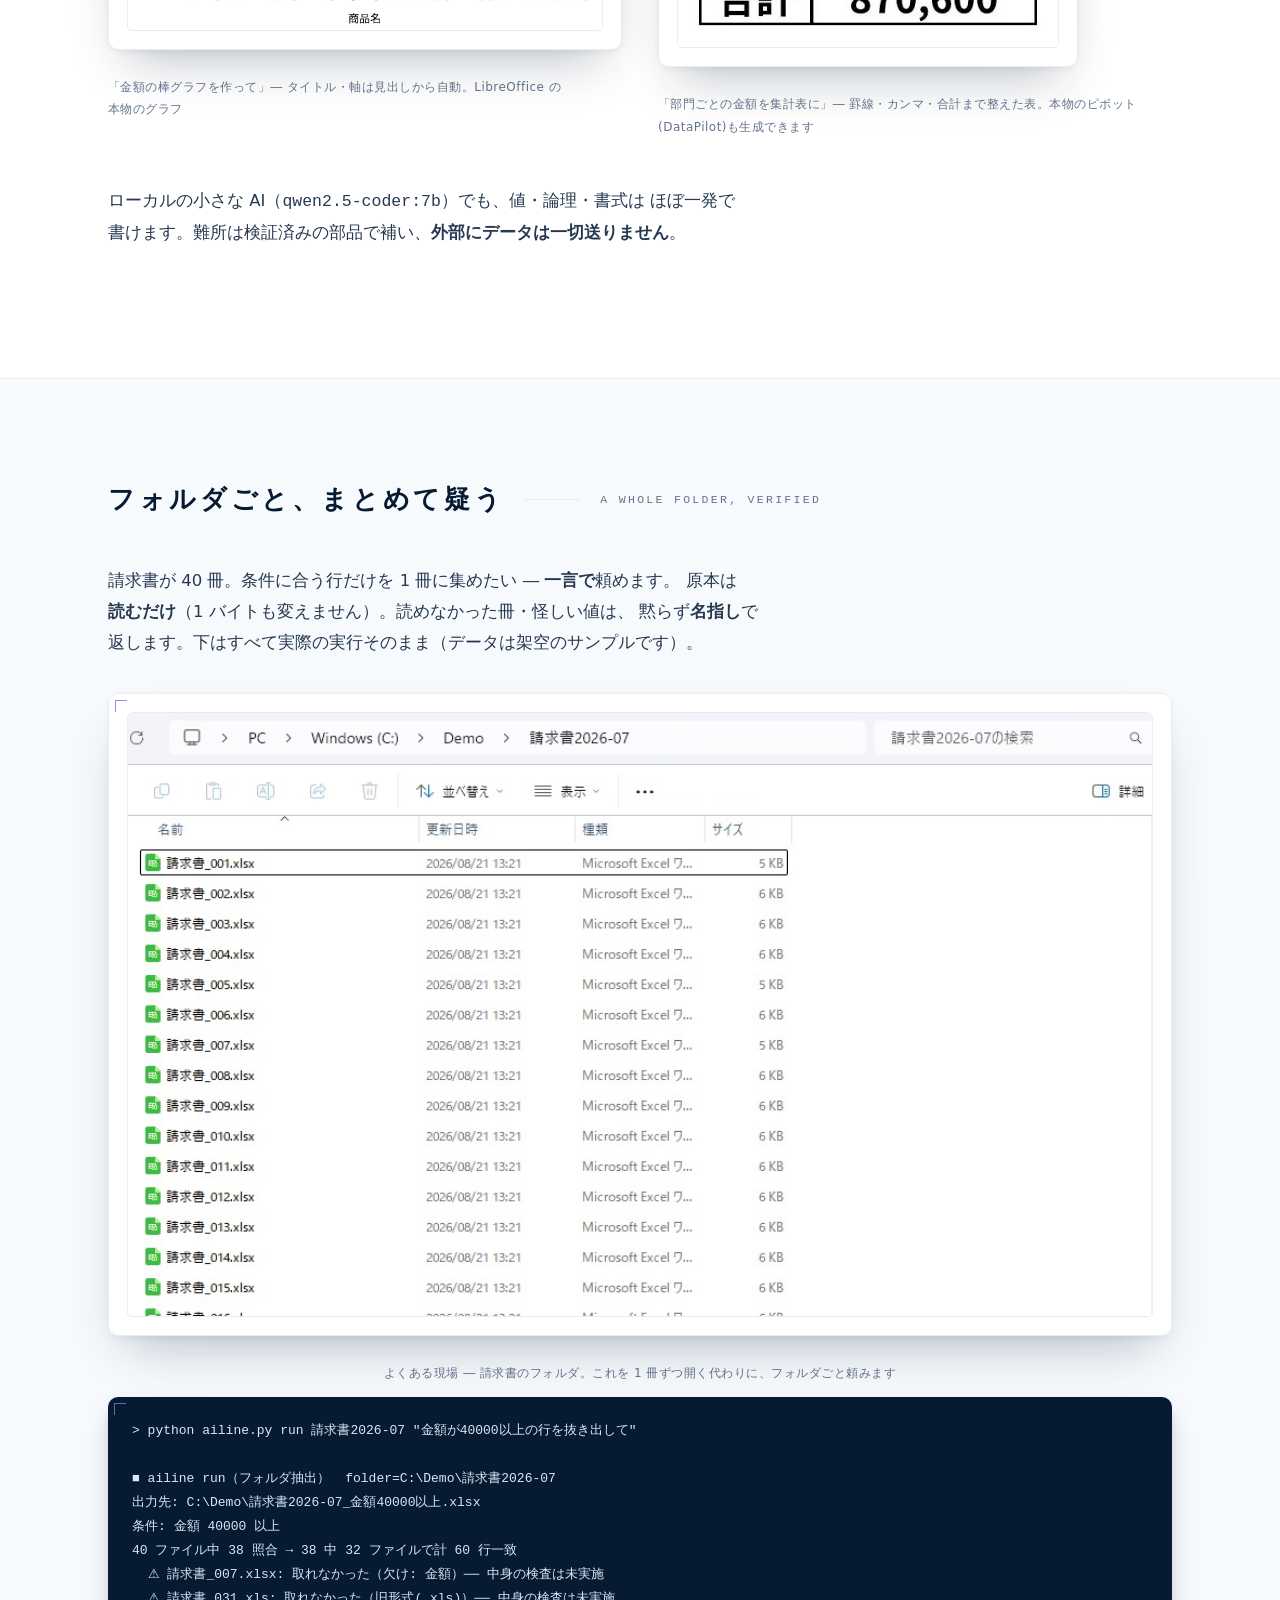
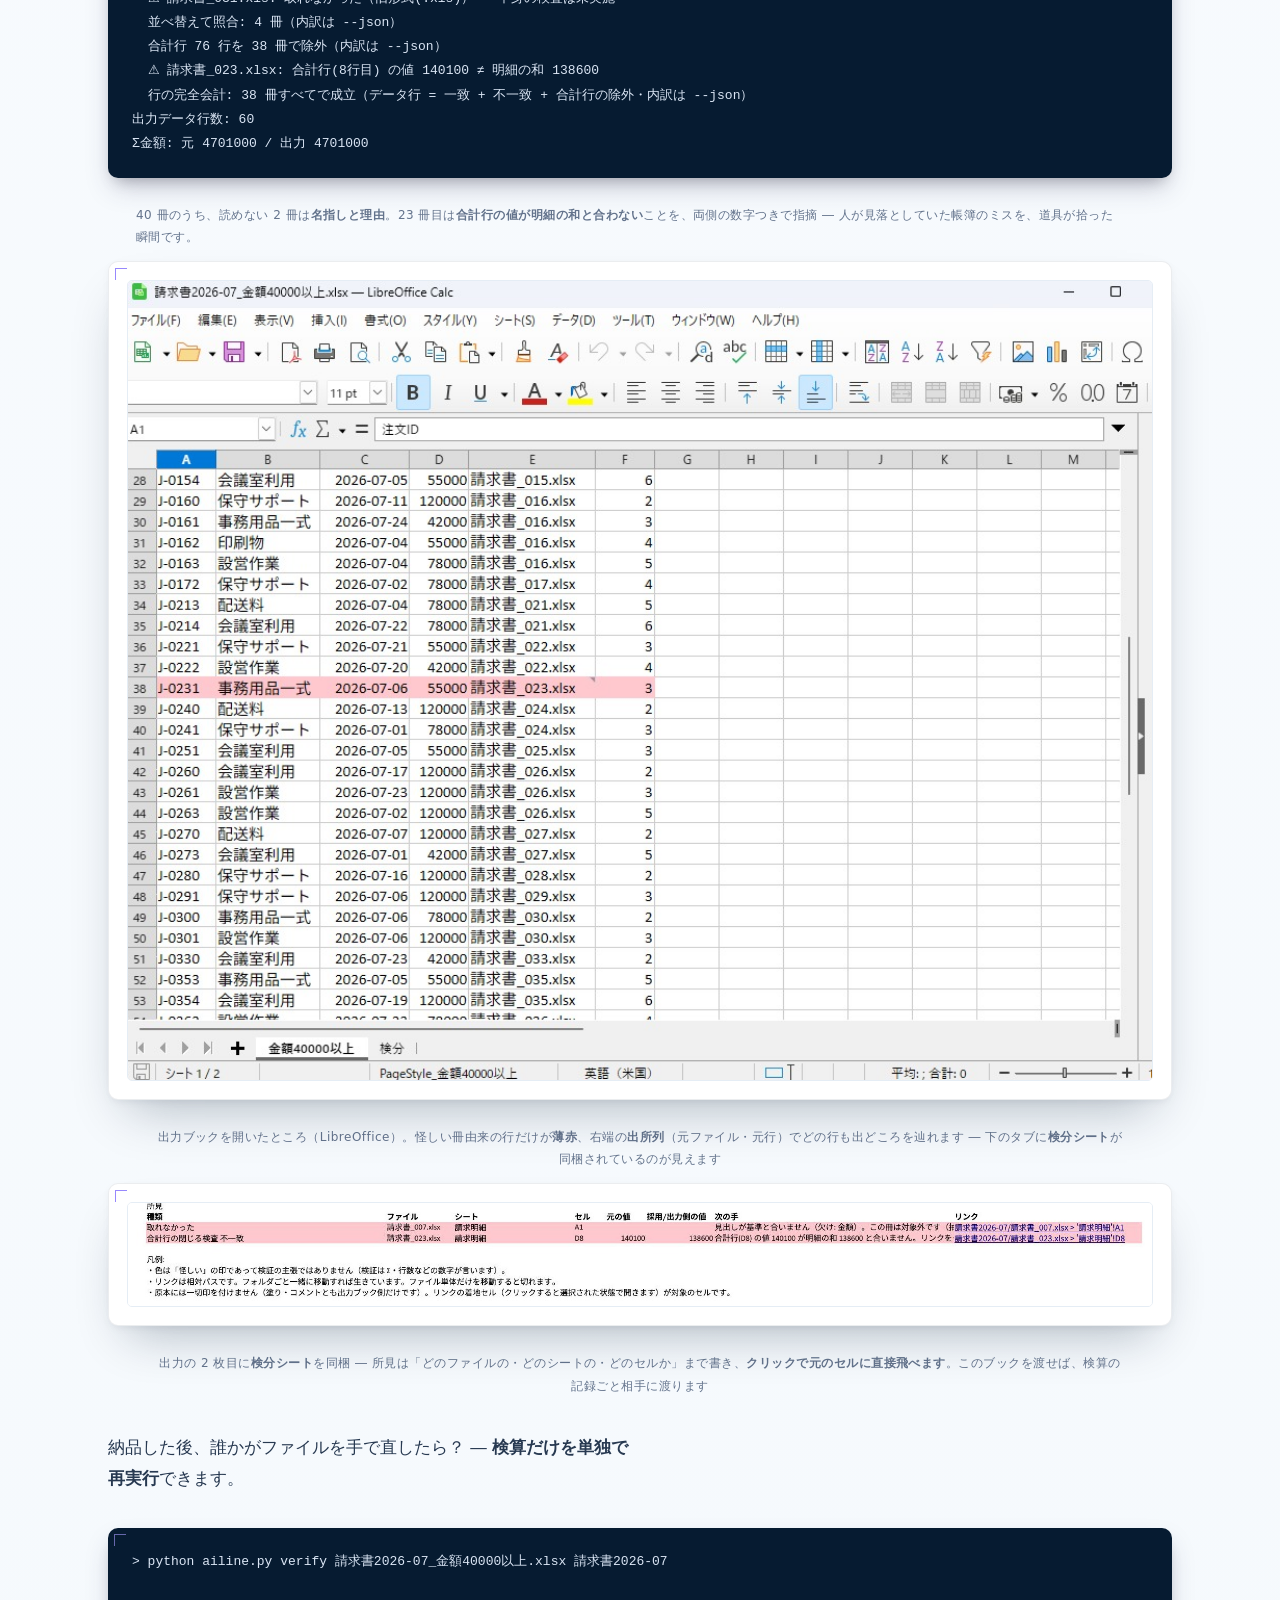
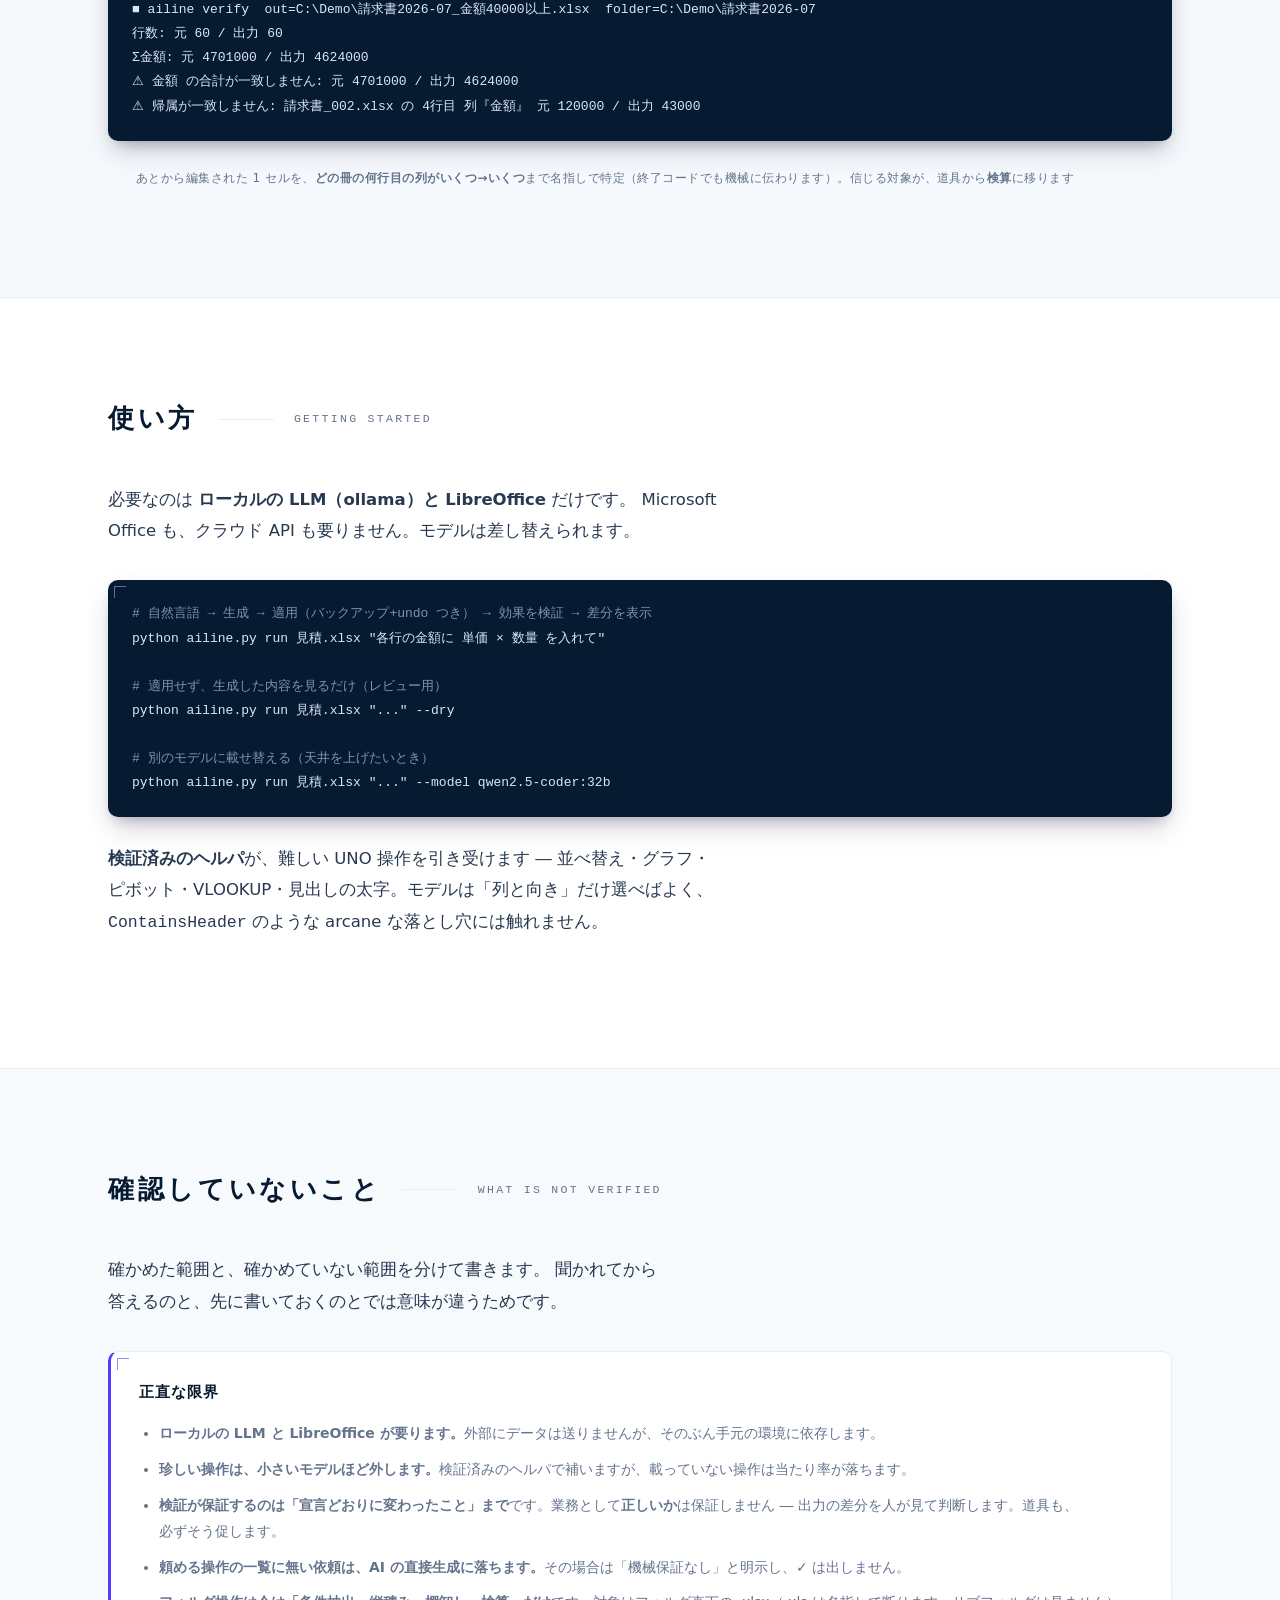
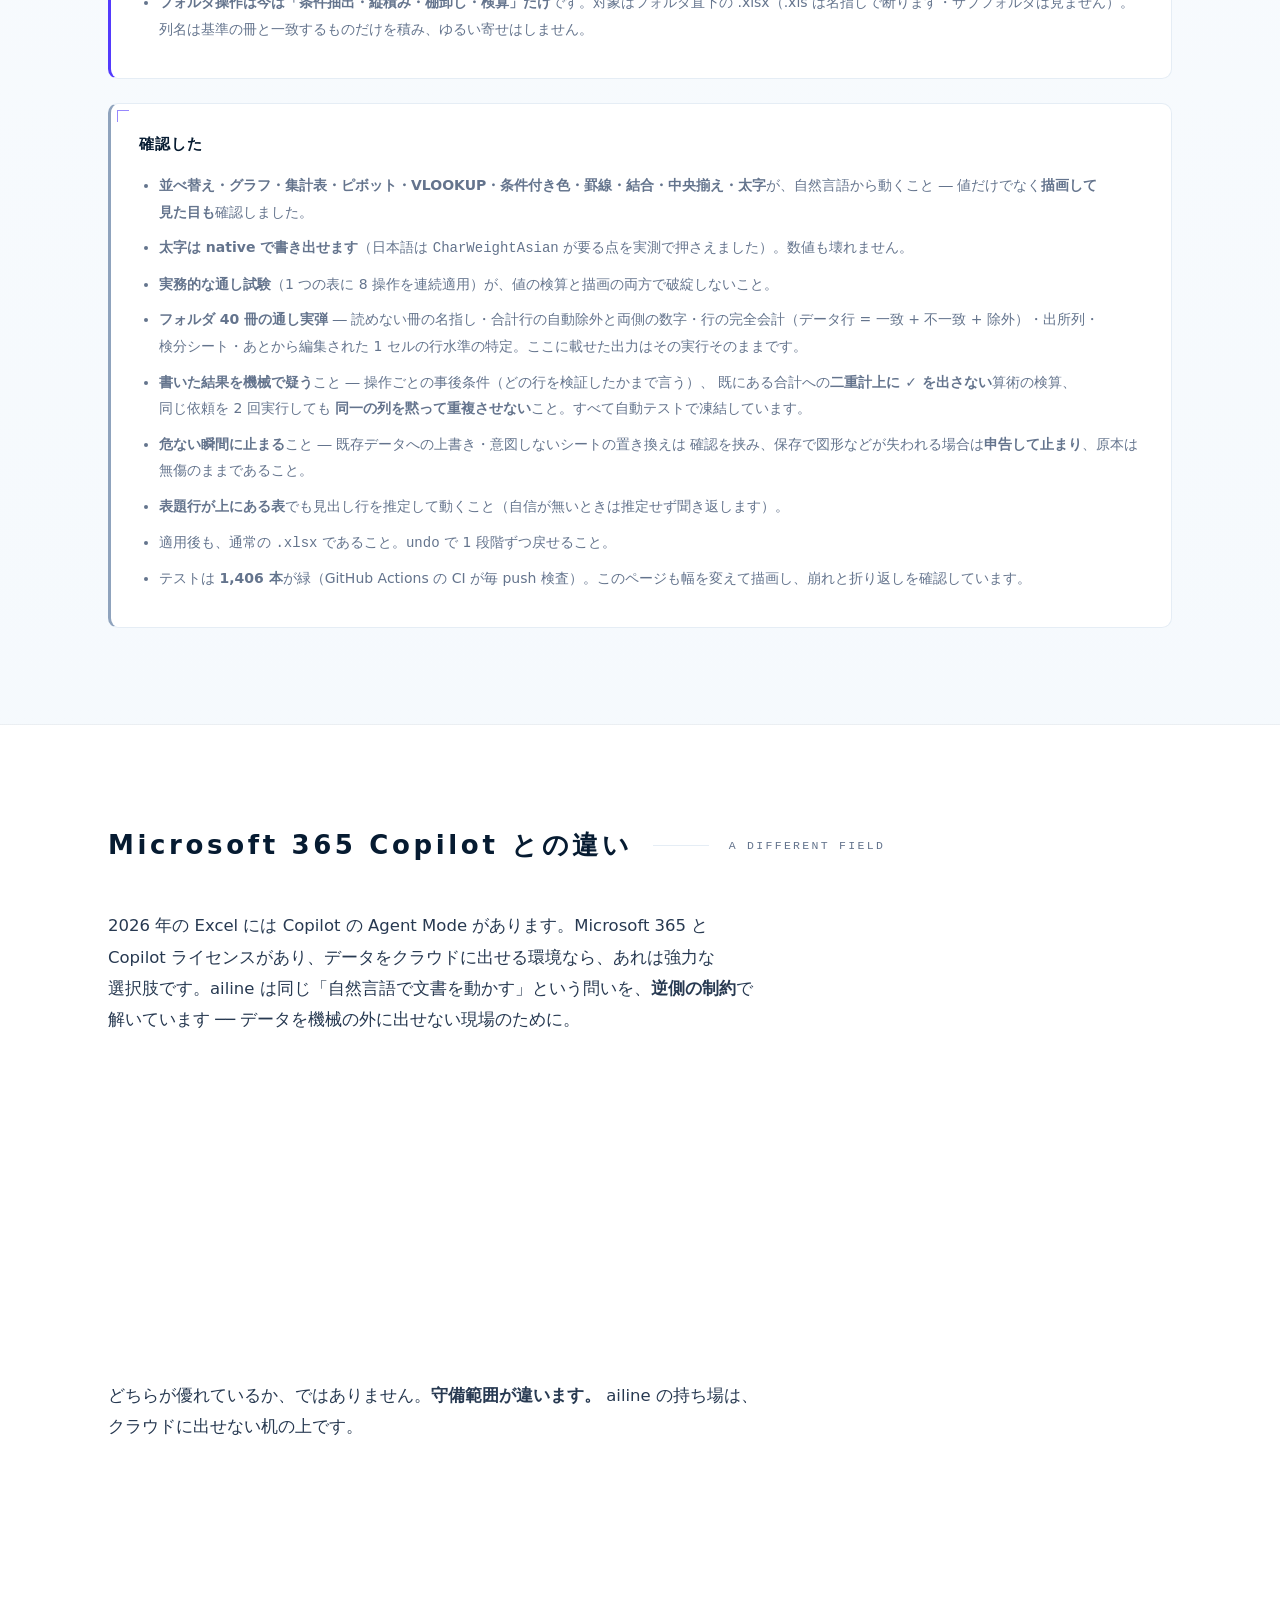
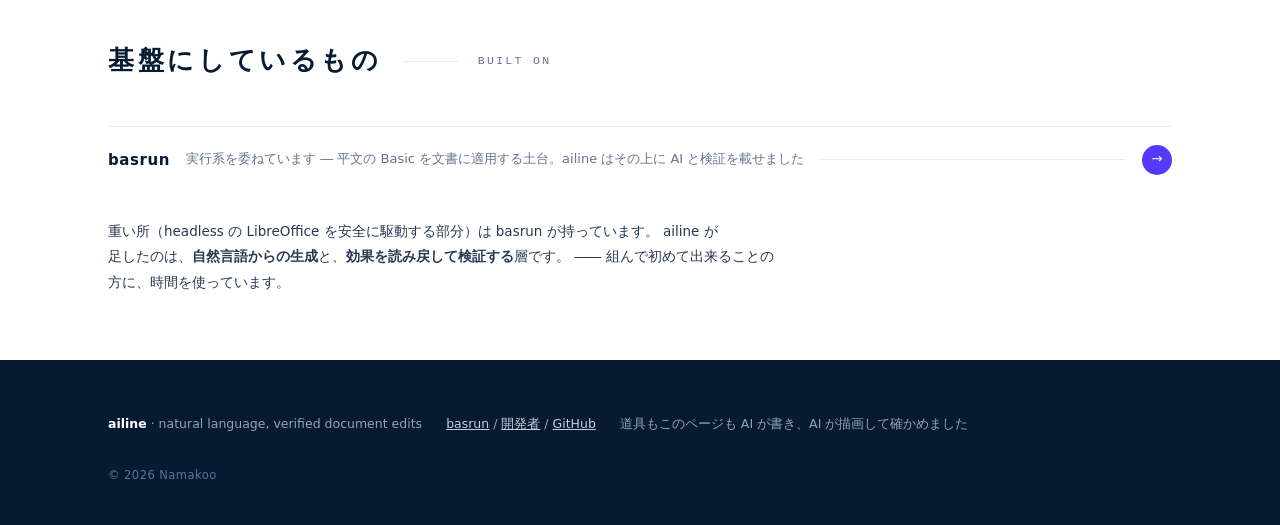
<file: ailine.html>
<!doctype html>
<!-- ★ ailine の LP。basrun(index.html) と同じ style.css・同じ構造で一貫させる。
     lang="ja"。英語版 ailine.en.html へのトグルを nav に置く。 -->
<html lang="ja">
<head>
<meta charset="utf-8">
<meta name="viewport" content="width=device-width, initial-scale=1">
<title>ailine — 自然言語で文書を動かし、出来上がりを検証する</title>
<link rel="icon" href="data:image/svg+xml,%3Csvg xmlns='http://www.w3.org/2000/svg' viewBox='0 0 64 64'%3E%3Crect width='64' height='64' rx='14' fill='%23533afd'/%3E%3Ctext x='32' y='46' font-size='40' font-weight='700' font-family='Arial,Helvetica,sans-serif' fill='%23ffffff' text-anchor='middle'%3Eb%3C/text%3E%3C/svg%3E">
<meta name="description" content="自然言語の指示を、ローカルの AI が LibreOffice のコードに翻訳して文書に適用する。Microsoft Office は不要。そして出来上がりを読み戻して、本当に変わったかを確かめる。">
<meta property="og:type" content="website">
<meta property="og:url" content="https://namakoo-dev.github.io/ailine.html">
<meta property="og:title" content="ailine — 自然言語で文書を動かし、出来上がりを検証する">
<meta property="og:description" content="自然言語 → ローカル AI が LibreOffice Basic を生成 → 文書に適用 → 効果を読み戻して検証。Office 不要。">
<meta property="og:image" content="https://namakoo-dev.github.io/assets/og.jpg">
<meta name="twitter:card" content="summary_large_image">
<link rel="alternate" hreflang="ja" href="https://namakoo-dev.github.io/ailine.html">
<link rel="alternate" hreflang="en" href="https://namakoo-dev.github.io/ailine.en.html">
<link rel="stylesheet" href="style.css?v=15">
</head>
<body>

<header>
  <nav class="nav wrap">
    <span class="brand">ailine<small>AI-DRIVEN DOC AUTOMATION</small></span>
    <a href="#how">仕組み</a>
    <a href="#demo">デモ</a>
    <a href="#multifile">フォルダ</a>
    <a href="#limits">確認していないこと</a>
    <a class="pg" href="index.html">basrun</a>
    <a class="pg" href="blue-strawberry.html">blue-strawberry</a>
    <a class="pg" href="about.html">開発者</a>
    <a class="cta" href="#use">使い方</a>
    <a class="lang" href="ailine.en.html">English</a>
  </nav>
</header>

<section class="hero">
  <div class="wrap">
    <p class="en">NATURAL LANGUAGE, TURNED INTO VERIFIED DOCUMENT EDITS</p>
    <h1>
      <span class="w"><span>「金額で並べ替えて」と言うだけで、</span><span>Excel がその通りに動く。</span></span>
      <span class="n"><span>「金額で並べ替えて」と言うだけで、</span><span>Excel がその通りに動く。</span></span>
    </h1>
    <p>自然言語の指示を、<b>ローカルの AI</b> が LibreOffice のコードに翻訳し、実際の
       <code>.xlsx</code> に適用します。Microsoft Office は要りません。そして
       <b>出来上がりを読み戻し、本当に変わったかを確かめて</b>から完了とします。</p>
    <ul class="fmt">
      <li><b>計算</b><span>数式・書式</span></li>
      <li><b>並べ替え</b><span>ピボット</span></li>
      <li><b>グラフ</b><span>VLOOKUP</span></li>
    </ul>
    <div class="hero-cta">
      <a class="go" href="#demo">デモを見る<span aria-hidden="true"> →</span></a>
      <a class="go ghost" href="https://github.com/namakoo-dev/ailine" target="_blank" rel="noopener">
        <svg width="16" height="16" viewBox="0 0 24 24" fill="currentColor" aria-hidden="true"><path d="M12 .5C5.37.5 0 5.87 0 12.5c0 5.3 3.44 9.8 8.21 11.39.6.11.82-.26.82-.58v-2.03c-3.34.73-4.04-1.61-4.04-1.61-.55-1.39-1.34-1.76-1.34-1.76-1.09-.75.08-.73.08-.73 1.2.08 1.84 1.24 1.84 1.24 1.07 1.84 2.81 1.31 3.5 1 .11-.78.42-1.31.76-1.61-2.67-.3-5.47-1.33-5.47-5.93 0-1.31.47-2.38 1.24-3.22-.12-.3-.54-1.52.12-3.18 0 0 1.01-.32 3.3 1.23a11.5 11.5 0 0 1 6.01 0c2.29-1.55 3.3-1.23 3.3-1.23.66 1.66.24 2.88.12 3.18.77.84 1.24 1.91 1.24 3.22 0 4.61-2.81 5.63-5.49 5.93.43.37.81 1.1.81 2.22v3.29c0 .32.22.7.83.58C20.56 22.3 24 17.8 24 12.5 24 5.87 18.63.5 12 .5z"/></svg>
        GitHub<span aria-hidden="true"> ↗</span></a>
    </div>
    <p class="by">道具もこのページも <b>AI が書き、AI が描画して確かめました</b>。
      <span>ailine は <a href="index.html">basrun</a> の上に立っています。</span></p>
  </div>
</section>

<div class="band"><figure class="mat"><img src="assets/ailine-workflow.jpg?v=6" alt="Before: 書式のない受注台帳。自然言語の指示 12 個の後の After: 金額の降順・合計行・見出しの太字と水色・桁区切り・罫線・列幅の自動調整・取引先ごとの集計シート"></figure></div>
<p class="cap">上の <b>Before</b> が入力（書式のない受注台帳・データは架空のサンプルです）。自然言語の指示 <b>12 個</b>で下の <b>After</b> になりました ― 金額の降順・合計行（<b>どの行を検証したか</b>まで機械が言います）・見出しの太字と水色・桁区切り・罫線・列幅の自動調整・表全体の中央揃え・そして取引先ごとの<b>集計シート</b>。各指示とも適用後に読み戻して機械検証済み。Excel は使っていません</p>

<section class="sec alt" id="how">
  <div class="wrap">
    <div class="h2"><b>走った ≠ できた</b><span class="rule"></span><span class="en">RAN IS NOT DONE</span></div>
    <p class="lead">AI にコードを書かせて実行させる ―― それだけでは足りません。
      <b>「成功しました」と表示するコードは、何もしていなくてもそう表示します。</b>
      実際、エラーひとつ出さずに「読み込んだ / 実行した / 保存した」と表示され、
      セルは 1 つも変わっていない、ということが起きます。</p>
    <p class="lead">そこで ailine は、適用の<b>前後で文書を読み戻して差分を取り</b>ます。
      値・書式・色・罫線・結合・列幅・シート・グラフ ―― 変化がゼロなら
      <b>「何もしていない」とみなして書き直させます</b>。動いた、ではなく、
      <b>本当に変わった</b>ことを機械で確かめてから、人に差分を見せます。</p>
    <div class="grid">
      <div class="card"><span class="n">01</span><h3>自然言語で頼む</h3>
        <p>「金額で降順に並べ替えて」。ローカルの AI が LibreOffice のコードに翻訳します。</p></div>
      <div class="card"><span class="n">02</span><h3>守りながら適用</h3>
        <p>自動バックアップと <code>undo</code> つきで原本に反映（<code>--copy</code> でコピーにも）。
           既存データを上書きする操作は、反映の<b>前に確認</b>を挟みます。形式は <code>.xlsx</code> のままです。</p></div>
      <div class="card"><span class="n">03</span><h3>効果を検証</h3>
        <p>読み戻して差分を確認。変化ゼロなら書き直し。★ 走った ≠ できた を機械で防ぎます。</p></div>
    </div>
    <p class="lead" style="margin-top:34px">難しい操作（並べ替え・グラフ・ピボット・VLOOKUP）は、
      AI に一から書かせず、<b>人が検証した部品を呼ばせます</b>。当たり率が上がり、
      <b>「使う側は内部の名前を知らなくていい」</b>まま、確実に動きます。</p>
  </div>
</section>

<section class="sec" id="demo">
  <div class="wrap">
    <div class="h2"><b>作って、見せる</b><span class="rule"></span><span class="en">SHOW, DON'T TELL</span></div>
    <p class="lead">下の 2 枚は、すべて<b>自然言語の一言</b>から生まれ、
      <b>AI が描画して確かめた</b>ものです。値が正しいことと、見た目が正しいことは別なので、
      その見た目も <b>AI が描画して確かめています</b>。</p>
    <div class="two">
      <div>
        <figure class="mat"><img src="assets/ailine-chart.jpg" alt="ailine が自然言語から生成した、金額の棒グラフ。タイトルと軸を見出しから自動導出している"></figure>
        <p class="cap" style="text-align:left;padding-left:0">「金額の棒グラフを作って」― タイトル・軸は見出しから自動。LibreOffice の本物のグラフ</p>
      </div>
      <div>
        <figure class="mat" style="max-width:420px"><img src="assets/ailine-pivot.jpg?v=2" alt="ailine が自然言語から作った、部門ごとに金額を集計した表（格子罫線・カンマ・合計行つき）"></figure>
        <p class="cap" style="text-align:left;padding-left:0">「部門ごとの金額を集計表に」― 罫線・カンマ・合計まで整えた表。本物のピボット(DataPilot)も生成できます</p>
      </div>
    </div>
    <p class="lead" style="margin-top:34px">ローカルの小さな AI（<code>qwen2.5-coder:7b</code>）でも、値・論理・書式は
      ほぼ一発で書けます。難所は検証済みの部品で補い、<b>外部にデータは一切送りません</b>。</p>
  </div>
</section>


<section class="sec alt" id="multifile">
  <div class="wrap">
    <div class="h2"><b>フォルダごと、まとめて疑う</b><span class="rule"></span><span class="en">A WHOLE FOLDER, VERIFIED</span></div>
    <p class="lead">請求書が 40 冊。条件に合う行だけを 1 冊に集めたい ― <b>一言で</b>頼めます。
      原本は<b>読むだけ</b>（1 バイトも変えません）。読めなかった冊・怪しい値は、
      黙らず<b>名指し</b>で返します。下はすべて実際の実行そのまま（データは架空のサンプルです）。</p>
    <figure class="mat"><img src="assets/ailine-mf-folder.jpg" alt="エクスプローラーで開いた請求書フォルダ。請求書_001.xlsx から連番の Excel ファイルが並ぶ"></figure>
    <p class="cap">よくある現場 ― 請求書のフォルダ。これを 1 冊ずつ開く代わりに、フォルダごと頼みます</p>
    <pre>&gt; python ailine.py run 請求書2026-07 "金額が40000以上の行を抜き出して"

■ ailine run（フォルダ抽出）  folder=C:\Demo\請求書2026-07
出力先: C:\Demo\請求書2026-07_金額40000以上.xlsx
条件: 金額 40000 以上
40 ファイル中 38 照合 → 38 中 32 ファイルで計 60 行一致
  ⚠ 請求書_007.xlsx: 取れなかった（欠け: 金額）── 中身の検査は未実施
  ⚠ 請求書_031.xls: 取れなかった（旧形式(.xls)）── 中身の検査は未実施
  並べ替えて照合: 4 冊（内訳は --json）
  合計行 76 行を 38 冊で除外（内訳は --json）
  ⚠ 請求書_023.xlsx: 合計行(8行目) の値 140100 ≠ 明細の和 138600
  行の完全会計: 38 冊すべてで成立（データ行 = 一致 + 不一致 + 合計行の除外・内訳は --json）
出力データ行数: 60
Σ金額: 元 4701000 / 出力 4701000</pre>
    <p class="cap" style="text-align:left">40 冊のうち、読めない 2 冊は<b>名指しと理由</b>。23 冊目は<b>合計行の値が明細の和と合わない</b>ことを、両側の数字つきで指摘 ― 人が見落としていた帳簿のミスを、道具が拾った瞬間です。</p>
    <figure class="mat"><img src="assets/ailine-mf-calc.jpg" alt="LibreOffice Calc で開いた出力ブック。怪しいファイル由来の行だけが薄赤でハイライトされ、下のタブに検分シートが見える"></figure>
    <p class="cap">出力ブックを開いたところ（LibreOffice）。怪しい冊由来の行だけが<b>薄赤</b>、右端の<b>出所列</b>（元ファイル・元行）でどの行も出どころを辿れます ― 下のタブに<b>検分シート</b>が同梱されているのが見えます</p>
    <figure class="mat"><img src="assets/ailine-mf-findings.jpg" alt="出力ブックに同梱される検分シートの所見。どのファイルのどのシートのどのセルかと両側の数字、元セルへ飛ぶリンクが並ぶ"></figure>
    <p class="cap">出力の 2 枚目に<b>検分シート</b>を同梱 ― 所見は「どのファイルの・どのシートの・どのセルか」まで書き、<b>クリックで元のセルに直接飛べます</b>。このブックを渡せば、検算の記録ごと相手に渡ります</p>
    <p class="lead" style="margin-top:34px">納品した後、誰かがファイルを手で直したら？ ― <b>検算だけを単独で再実行</b>できます。</p>
    <pre>&gt; python ailine.py verify 請求書2026-07_金額40000以上.xlsx 請求書2026-07

■ ailine verify  out=C:\Demo\請求書2026-07_金額40000以上.xlsx  folder=C:\Demo\請求書2026-07
行数: 元 60 / 出力 60
Σ金額: 元 4701000 / 出力 4624000
⚠ 金額 の合計が一致しません: 元 4701000 / 出力 4624000
⚠ 帰属が一致しません: 請求書_002.xlsx の 4行目 列『金額』 元 120000 / 出力 43000</pre>
    <p class="cap" style="text-align:left">あとから編集された 1 セルを、<b>どの冊の何行目の列がいくつ→いくつ</b>まで名指しで特定（終了コードでも機械に伝わります）。信じる対象が、道具から<b>検算</b>に移ります</p>
  </div>
</section>

<section class="sec" id="use">
  <div class="wrap">
    <div class="h2"><b>使い方</b><span class="rule"></span><span class="en">GETTING STARTED</span></div>
    <p class="lead">必要なのは <b>ローカルの LLM（ollama）と LibreOffice</b> だけです。
      Microsoft Office も、クラウド API も要りません。モデルは差し替えられます。</p>
<pre><span class="c"># 自然言語 → 生成 → 適用（バックアップ+undo つき） → 効果を検証 → 差分を表示</span>
python ailine.py run 見積.xlsx "各行の金額に 単価 × 数量 を入れて"

<span class="c"># 適用せず、生成した内容を見るだけ（レビュー用）</span>
python ailine.py run 見積.xlsx "..." --dry

<span class="c"># 別のモデルに載せ替える（天井を上げたいとき）</span>
python ailine.py run 見積.xlsx "..." --model qwen2.5-coder:32b</pre>
    <p class="lead" style="margin-top:26px"><b>検証済みのヘルパ</b>が、難しい UNO 操作を引き受けます ―
      並べ替え・グラフ・ピボット・VLOOKUP・見出しの太字。モデルは「列と向き」だけ選べばよく、
      <code>ContainsHeader</code> のような arcane な落とし穴には触れません。</p>
  </div>
</section>

<section class="sec alt" id="limits">
  <div class="wrap">
    <div class="h2"><b>確認していないこと</b><span class="rule"></span><span class="en">WHAT IS NOT VERIFIED</span></div>
    <p class="lead">確かめた範囲と、確かめていない範囲を分けて書きます。
      聞かれてから答えるのと、先に書いておくのとでは意味が違うためです。</p>
    <div class="limits">
      <h3>正直な限界</h3>
      <ul>
        <li><b>ローカルの LLM と LibreOffice が要ります。</b>外部にデータは送りませんが、そのぶん手元の環境に依存します。</li>
        <li><b>珍しい操作は、小さいモデルほど外します。</b>検証済みのヘルパで補いますが、載っていない操作は当たり率が落ちます。</li>
        <li><b>検証が保証するのは「宣言どおりに変わったこと」まで</b>です。業務として<b>正しいか</b>は保証しません ― 出力の差分を人が見て判断します。道具も、必ずそう促します。</li>
        <li><b>頼める操作の一覧に無い依頼は、AI の直接生成に落ちます。</b>その場合は「機械保証なし」と明示し、✓ は出しません。</li>
        <li><b>フォルダ操作は今は「条件抽出・縦積み・棚卸し・検算」だけ</b>です。対象はフォルダ直下の .xlsx（.xls は名指しで断ります・サブフォルダは見ません）。列名は基準の冊と一致するものだけを積み、ゆるい寄せはしません。</li>
      </ul>
    </div>
    <div class="limits" style="margin-top:24px;border-left-color:#8fa3bd">
      <h3>確認した</h3>
      <ul>
        <li><b>並べ替え・グラフ・集計表・ピボット・VLOOKUP・条件付き色・罫線・結合・中央揃え・太字</b>が、自然言語から動くこと ― 値だけでなく<b>描画して見た目も</b>確認しました。</li>
        <li><b>太字は native で書き出せます</b>（日本語は <code>CharWeightAsian</code> が要る点を実測で押さえました）。数値も壊れません。</li>
        <li><b>実務的な通し試験</b>（1 つの表に 8 操作を連続適用）が、値の検算と描画の両方で破綻しないこと。</li>
        <li><b>フォルダ 40 冊の通し実弾</b> ― 読めない冊の名指し・合計行の自動除外と両側の数字・行の完全会計（データ行 = 一致 + 不一致 + 除外）・出所列・検分シート・あとから編集された 1 セルの行水準の特定。ここに載せた出力はその実行そのままです。</li>
        <li><b>書いた結果を機械で疑う</b>こと ― 操作ごとの事後条件（どの行を検証したかまで言う）、
           既にある合計への<b>二重計上に ✓ を出さない</b>算術の検算、同じ依頼を 2 回実行しても
           <b>同一の列を黙って重複させない</b>こと。すべて自動テストで凍結しています。</li>
        <li><b>危ない瞬間に止まる</b>こと ― 既存データへの上書き・意図しないシートの置き換えは
           確認を挟み、保存で図形などが失われる場合は<b>申告して止まり</b>、原本は無傷のままであること。</li>
        <li><b>表題行が上にある表</b>でも見出し行を推定して動くこと（自信が無いときは推定せず聞き返します）。</li>
        <li>適用後も、通常の <code>.xlsx</code> であること。<code>undo</code> で 1 段階ずつ戻せること。</li>
        <li>テストは <b>1,406 本</b>が緑（GitHub Actions の CI が毎 push 検査）。このページも幅を変えて描画し、崩れと折り返しを確認しています。</li>
      </ul>
    </div>
  </div>
</section>

<section class="sec" id="vs">
  <div class="wrap">
    <div class="h2"><b>Microsoft 365 Copilot との違い</b><span class="rule"></span><span class="en">A DIFFERENT FIELD</span></div>
    <!-- ★ 「MS Office からの逃げ」に読ませない骨格: 冒頭で Copilot を正面から認める →
         「同じ問いを逆側の制約で解いた」→ 優劣でなく守備範囲。Copilot の「できない」は
         一切書かず、両者の「する」だけを並べる (claim-audit: 全行が公表事実)。 -->
    <p class="lead">2026 年の Excel には Copilot の Agent Mode があります。Microsoft 365 と Copilot
      ライセンスがあり、データをクラウドに出せる環境なら、あれは強力な選択肢です。ailine は同じ「自然言語で文書を動かす」という問いを、<b>逆側の制約</b>で解いています ──
      データを機械の外に出せない現場のために。</p>
    <div class="grid">
      <div class="card"><span class="n">01</span><h3>推論の場所</h3>
        <p>Copilot はクラウドのモデルで推論します。ailine は<b>ローカルの LLM だけ</b>で動き、
           文書も指示も<b>外部に送信しません</b>。一度セットアップすれば<b>ネットワークの無い環境でも動く</b>ので、データを外に出せない規程の現場や<b>閉域網</b>でも使えます。</p></div>
      <div class="card"><span class="n">02</span><h3>前提コスト</h3>
        <p>Copilot は Microsoft 365 と Copilot ライセンスが前提です。ailine が使う
           <b>LibreOffice と ollama はどちらも無償</b> ── Office もサブスクリプションも<b>ライセンス料も一切要りません</b>。導入の稟議が「ゼロ円」から始められます。</p></div>
      <div class="card"><span class="n">03</span><h3>確かめる向き</h3>
        <p>Copilot は実行<b>前</b>に計画を示し、編集箇所を強調表示します。ailine は実行<b>後</b>に出来上がりを読み戻し、<b>本当に変わったかを機械で検証</b>します。事前の計画と事後の検証は、別のものです。</p></div>
    </div>
    <p class="lead" style="margin-top:26px">どちらが優れているか、ではありません。<b>守備範囲が違います。</b>
      ailine の持ち場は、クラウドに出せない机の上です。</p>
  </div>
</section>

<section class="sec" style="padding:64px 0">
  <div class="wrap">
    <div class="h2"><b>基盤にしているもの</b><span class="rule"></span><span class="en">BUILT ON</span></div>
    <a class="link" href="index.html">
      <b>basrun</b>
      <span class="note">実行系を委ねています ― 平文の Basic を文書に適用する土台。ailine はその上に AI と検証を載せました</span>
      <span class="rule"></span><span class="arrow">→</span></a>
    <p class="lead" style="margin:26px 0 0;font-size:13.5px;max-width:78ch">
      重い所（headless の LibreOffice を安全に駆動する部分）は basrun が持っています。
      ailine が足したのは、<b>自然言語からの生成</b>と、<b>効果を読み戻して検証する</b>層です。
      ―― 組んで初めて出来ることの方に、時間を使っています。</p>
  </div>
</section>

<footer>
  <div class="wrap">
    <span><b style="color:#fff">ailine</b> · natural language, verified document edits</span>
    <span><a href="index.html">basrun</a> / <a href="about.html">開発者</a> / <a href="https://github.com/namakoo-dev/ailine" target="_blank" rel="noopener">GitHub</a></span>
    <span>道具もこのページも AI が書き、AI が描画して確かめました</span>
    <span class="copy">&copy; 2026 Namakoo</span>
  </div>
</footer>

<script src="ripple.js?v=3" defer></script>
</body>
</html>
</file>
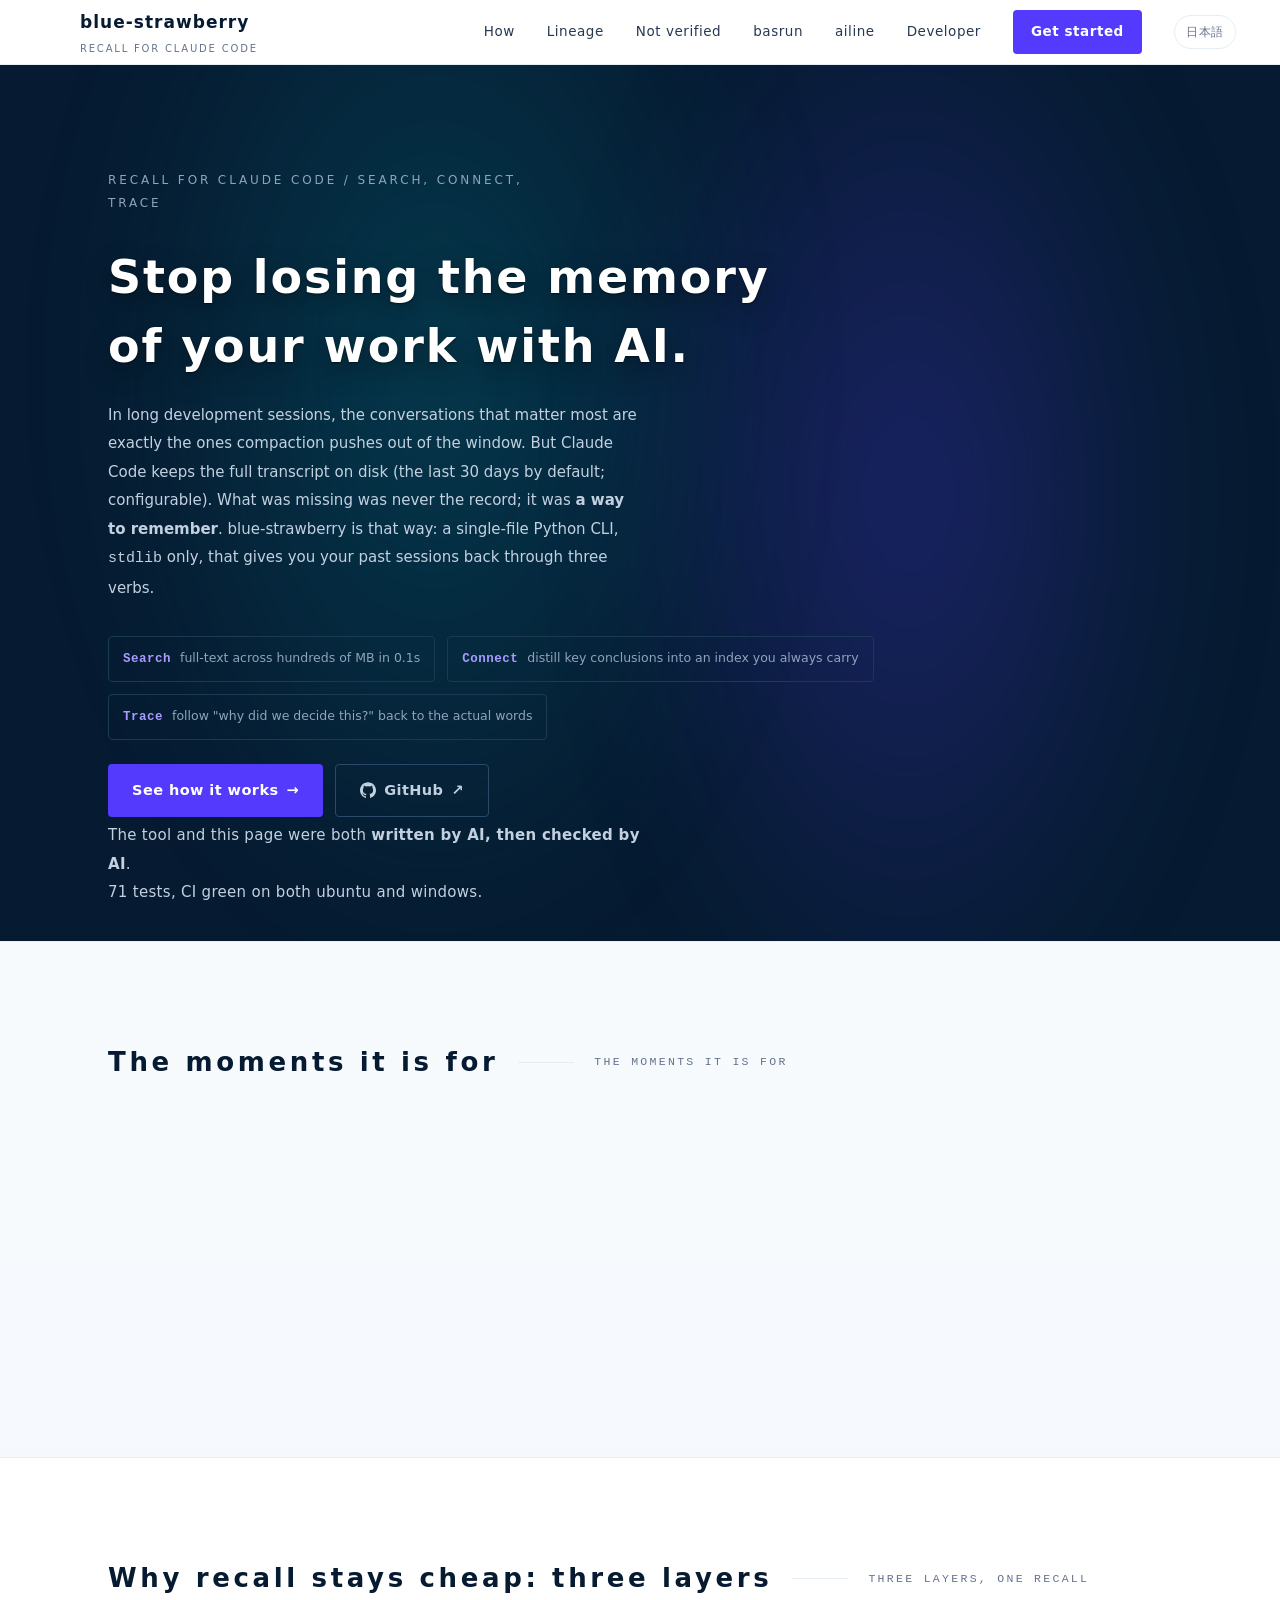
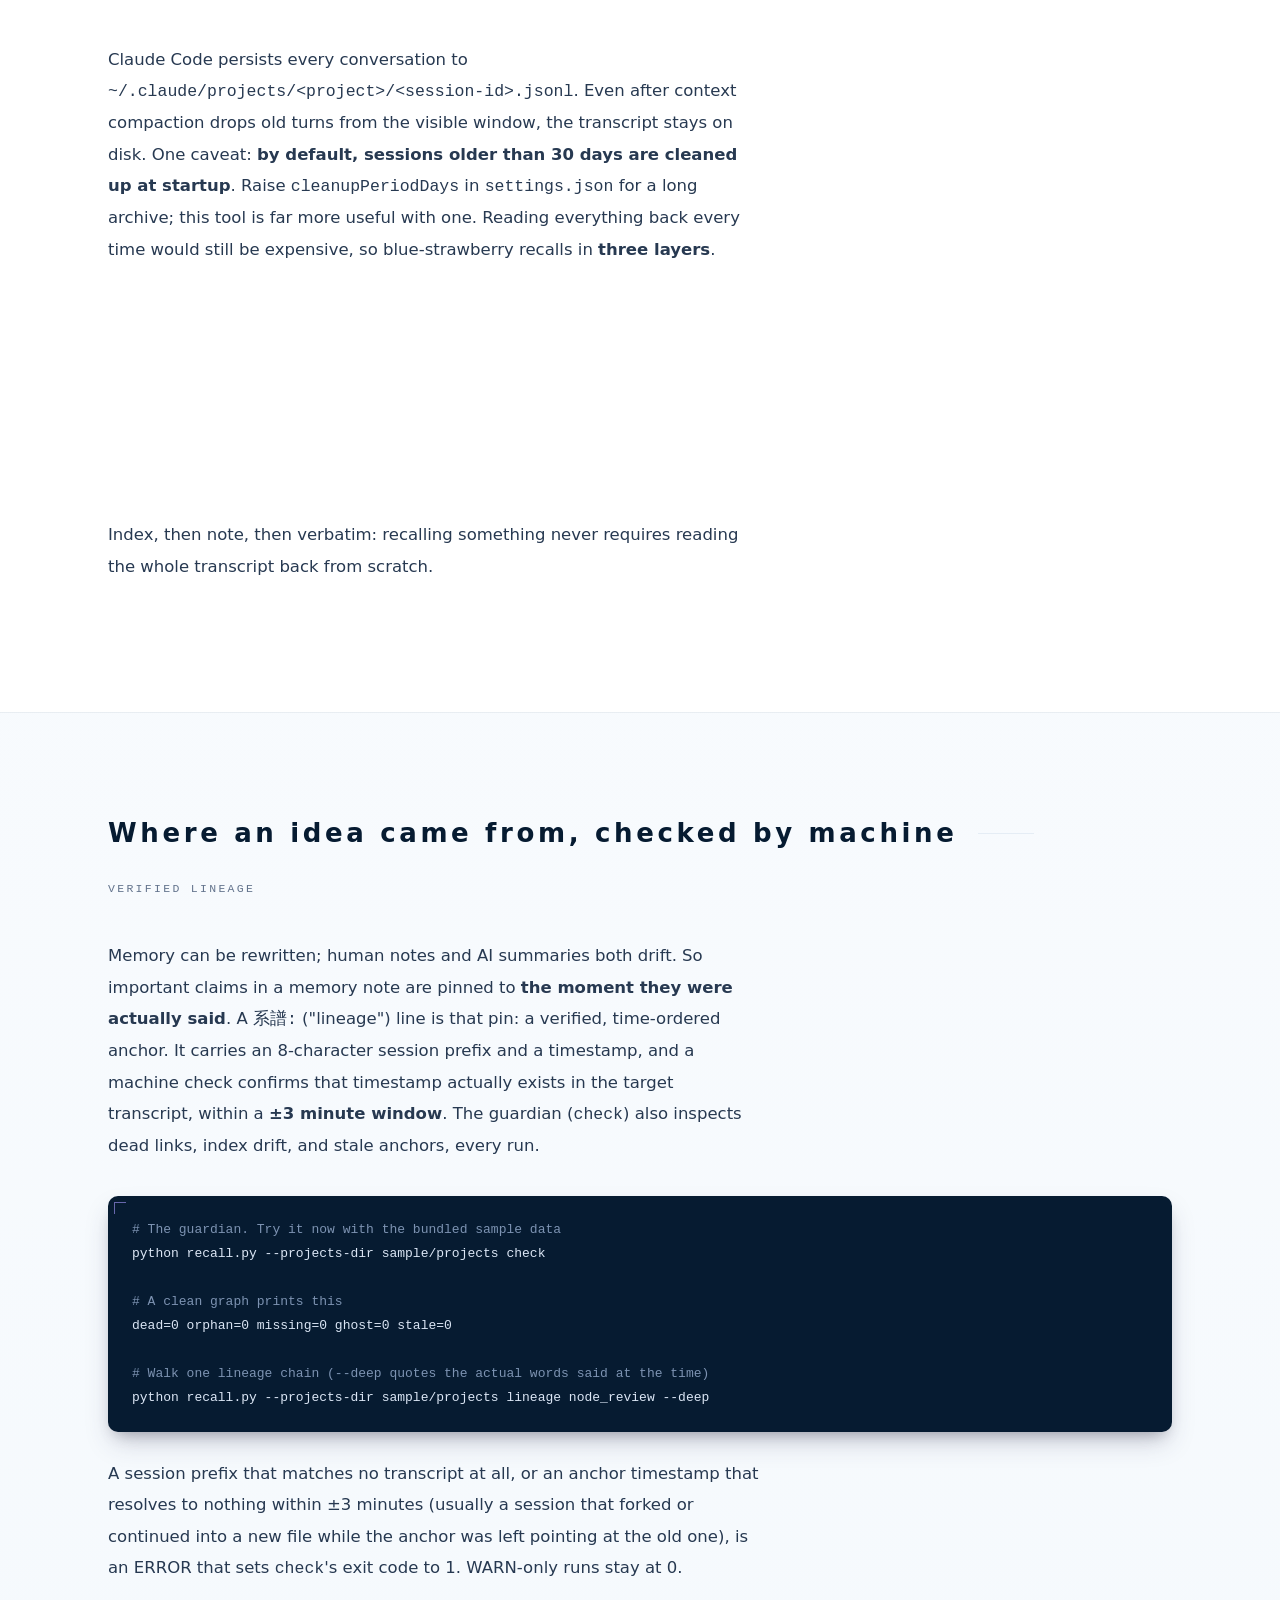
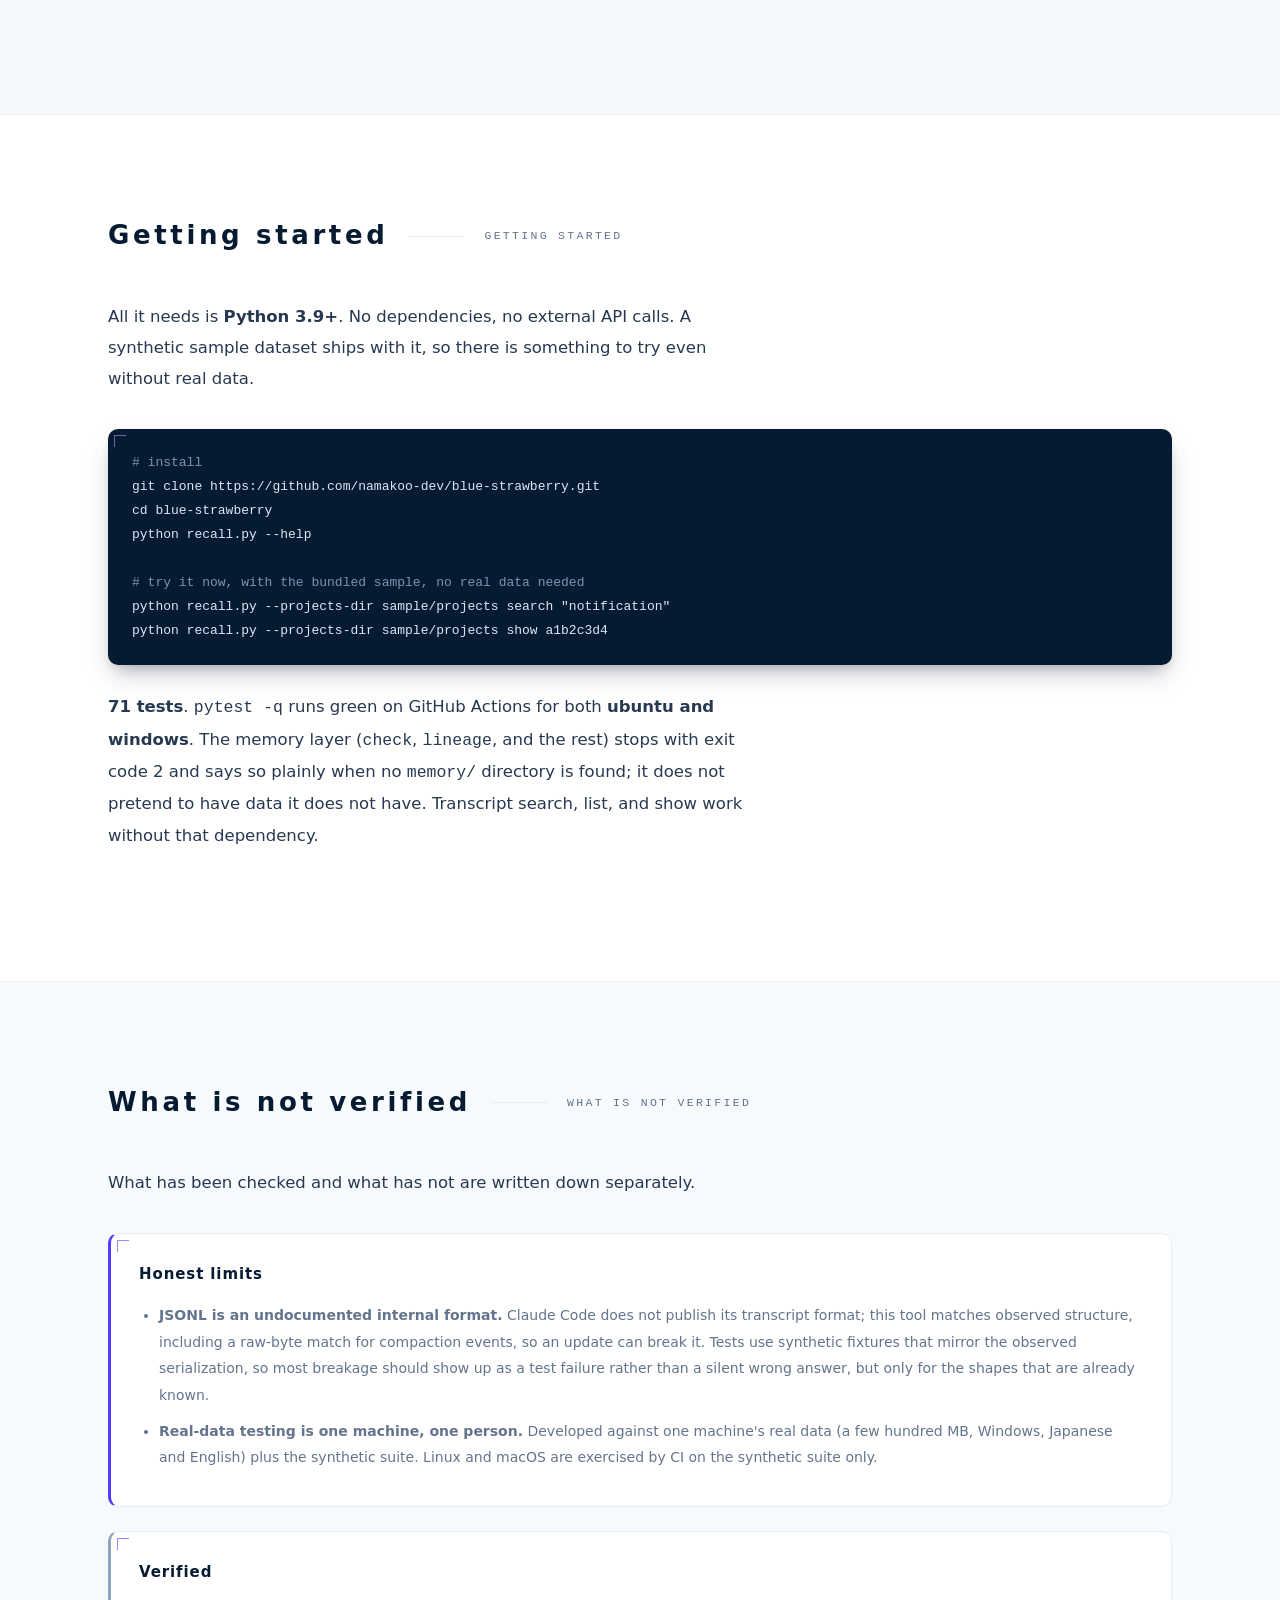
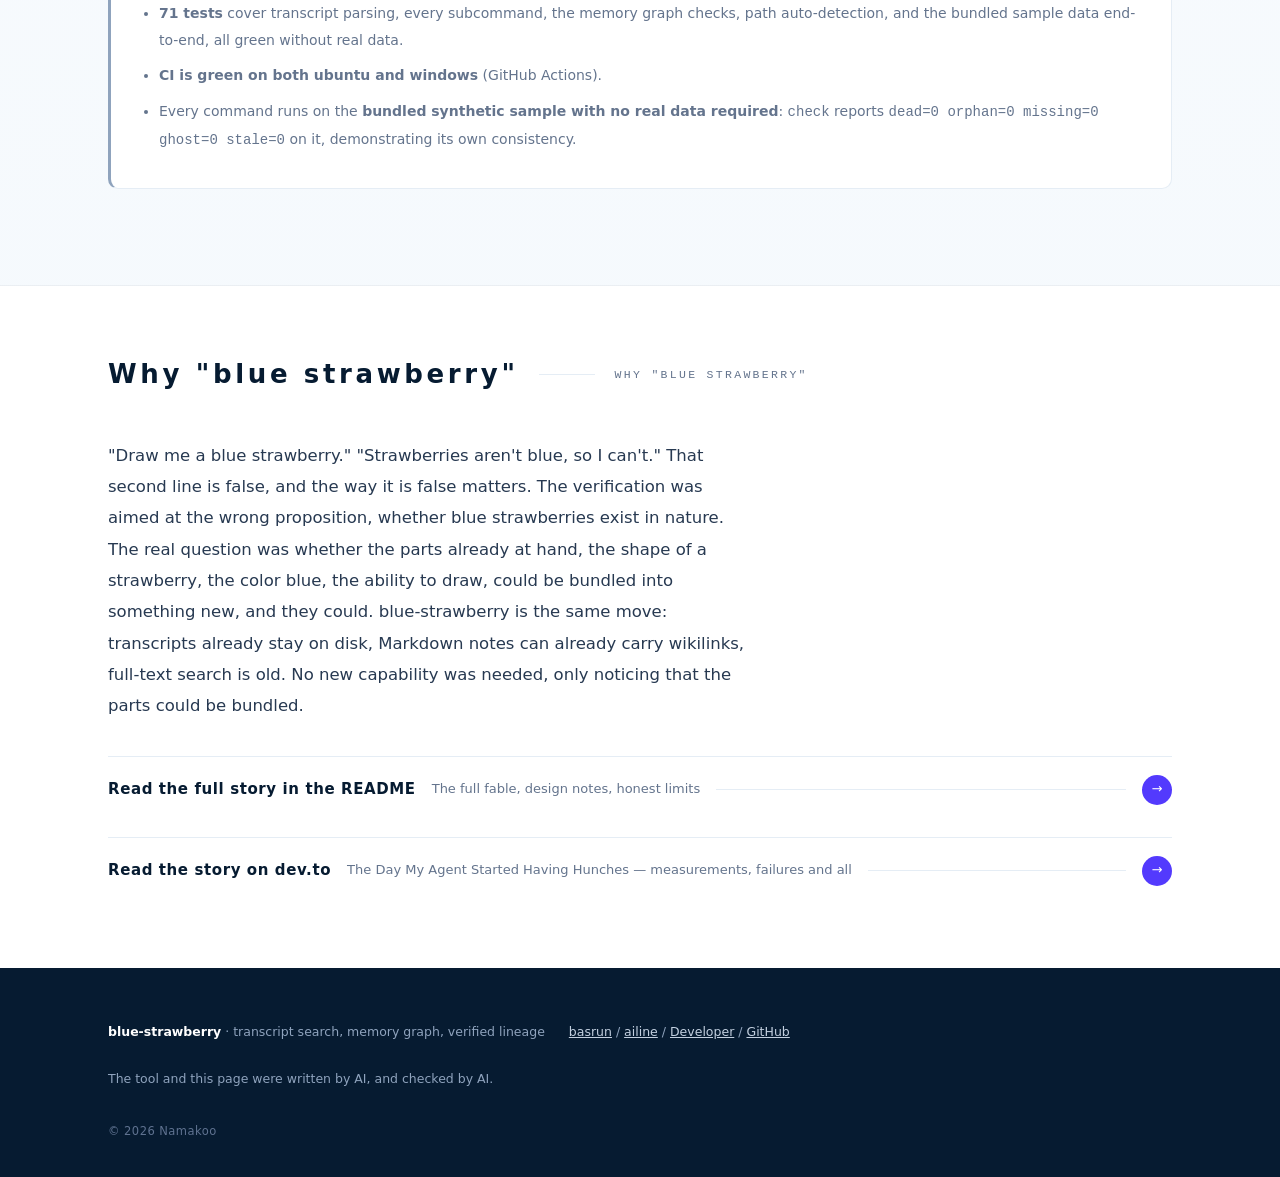
<file: blue-strawberry.en.html>
<!doctype html>
<!-- ★ English version of blue-strawberry.html. lang="en"; same style.css/structure.
     ★ No em-dashes in prose (anti-slop). A 日本語 toggle is always in the nav. -->
<html lang="en">
<head>
<meta charset="utf-8">
<meta name="viewport" content="width=device-width, initial-scale=1">
<title>blue-strawberry — search Claude Code transcripts and trace where an idea came from</title>
<link rel="icon" href="data:image/svg+xml,%3Csvg xmlns='http://www.w3.org/2000/svg' viewBox='0 0 64 64'%3E%3Crect width='64' height='64' rx='14' fill='%23533afd'/%3E%3Ctext x='32' y='46' font-size='40' font-weight='700' font-family='Arial,Helvetica,sans-serif' fill='%23ffffff' text-anchor='middle'%3Eb%3C/text%3E%3C/svg%3E">
<meta name="description" content="A single-file, stdlib-only Python CLI for searching Claude Code transcripts, a memory graph, and verified lineage tracing. Transcripts stay on disk after context compaction; three layers recall them cheaply.">
<meta property="og:type" content="website">
<meta property="og:url" content="https://namakoo-dev.github.io/blue-strawberry.en.html">
<meta property="og:title" content="blue-strawberry — search Claude Code transcripts and trace where an idea came from">
<meta property="og:description" content="Transcript search, memory graph, verified lineage. One file, stdlib only, MIT. 71 tests, CI green on ubuntu and windows.">
<meta property="og:image" content="https://namakoo-dev.github.io/assets/og.jpg">
<meta name="twitter:card" content="summary_large_image">
<link rel="alternate" hreflang="ja" href="https://namakoo-dev.github.io/blue-strawberry.html">
<link rel="alternate" hreflang="en" href="https://namakoo-dev.github.io/blue-strawberry.en.html">
<link rel="stylesheet" href="style.css?v=15">
</head>
<body>

<header>
  <nav class="nav wrap">
    <span class="brand">blue-strawberry<small>RECALL FOR CLAUDE CODE</small></span>
    <a href="#how">How</a>
    <a href="#lineage">Lineage</a>
    <a href="#limits">Not verified</a>
    <a class="pg" href="index.en.html">basrun</a>
    <a class="pg" href="ailine.en.html">ailine</a>
    <a class="pg" href="about.en.html">Developer</a>
    <a class="cta" href="#use">Get started</a>
    <a class="lang" href="blue-strawberry.html">日本語</a>
  </nav>
</header>

<section class="hero">
  <div class="wrap">
    <p class="en">RECALL FOR CLAUDE CODE / SEARCH, CONNECT, TRACE</p>
    <h1>
      <span class="w"><span>Stop losing the memory</span> <span>of your work with AI.</span></span>
      <span class="n"><span>Stop losing the memory</span> <span>of your work with AI.</span></span>
    </h1>
    <p>In long development sessions, the conversations that matter most are exactly the ones
       compaction pushes out of the window. But Claude Code keeps the full transcript on disk (the last 30 days by default; configurable).
       What was missing was never the record; it was <b>a way to remember</b>. blue-strawberry
       is that way: a single-file Python CLI, <code>stdlib</code> only, that gives you your past
       sessions back through three verbs.</p>
    <ul class="fmt">
      <li><b>Search</b><span>full-text across hundreds of MB in 0.1s</span></li>
      <li><b>Connect</b><span>distill key conclusions into an index you always carry</span></li>
      <li><b>Trace</b><span>follow "why did we decide this?" back to the actual words</span></li>
    </ul>
    <div class="hero-cta">
      <a class="go" href="#how">See how it works<span aria-hidden="true"> →</span></a>
      <a class="go ghost" href="https://github.com/namakoo-dev/blue-strawberry" target="_blank" rel="noopener">
        <svg width="16" height="16" viewBox="0 0 24 24" fill="currentColor" aria-hidden="true"><path d="M12 .5C5.37.5 0 5.87 0 12.5c0 5.3 3.44 9.8 8.21 11.39.6.11.82-.26.82-.58v-2.03c-3.34.73-4.04-1.61-4.04-1.61-.55-1.39-1.34-1.76-1.34-1.76-1.09-.75.08-.73.08-.73 1.2.08 1.84 1.24 1.84 1.24 1.07 1.84 2.81 1.31 3.5 1 .11-.78.42-1.31.76-1.61-2.67-.3-5.47-1.33-5.47-5.93 0-1.31.47-2.38 1.24-3.22-.12-.3-.54-1.52.12-3.18 0 0 1.01-.32 3.3 1.23a11.5 11.5 0 0 1 6.01 0c2.29-1.55 3.3-1.23 3.3-1.23.66 1.66.24 2.88.12 3.18.77.84 1.24 1.91 1.24 3.22 0 4.61-2.81 5.63-5.49 5.93.43.37.81 1.1.81 2.22v3.29c0 .32.22.7.83.58C20.56 22.3 24 17.8 24 12.5 24 5.87 18.63.5 12 .5z"/></svg>
        GitHub<span aria-hidden="true"> ↗</span></a>
    </div>
    <p class="by">The tool and this page were both <b>written by AI, then checked by AI</b>.
      <span>71 tests, CI green on both ubuntu and windows.</span></p>
  </div>
</section>

<section class="sec alt" id="moments">
  <div class="wrap">
    <div class="h2"><b>The moments it is for</b><span class="rule"></span><span class="en">THE MOMENTS IT IS FOR</span></div>
    <div class="grid">
      <div class="card"><span class="n">&ldquo;</span><h3>Where did we talk about that?</h3>
        <p>Pull up one remark from weeks ago with a keyword. Full-text search across 170MB
        of real data runs in <b>0.1 seconds</b>.</p></div>
      <div class="card"><span class="n">&ldquo;</span><h3>Why did we decide this?</h3>
        <p>Trace a design decision back to <b>the actual words</b> of the conversation where
        it was made, before hindsight rewrites it.</p></div>
      <div class="card"><span class="n">&ldquo;</span><h3>Before compaction eats it</h3>
        <p>Distill the conclusions that matter into one-line index entries that load every
        session. Forgetfulness, cancelled by design.</p></div>
    </div>
  </div>
</section>

<section class="sec" id="how">
  <div class="wrap">
    <div class="h2"><b>Why recall stays cheap: three layers</b><span class="rule"></span><span class="en">THREE LAYERS, ONE RECALL</span></div>
    <p class="lead">Claude Code persists every conversation to
      <code>~/.claude/projects/&lt;project&gt;/&lt;session-id&gt;.jsonl</code>. Even after context
      compaction drops old turns from the visible window, the transcript stays on disk. One
      caveat: <b>by default, sessions older than 30 days are cleaned up at startup</b>. Raise
      <code>cleanupPeriodDays</code> in <code>settings.json</code> for a long archive; this tool
      is far more useful with one. Reading everything back every time would still be expensive, so blue-strawberry recalls in
      <b>three layers</b>.</p>
    <div class="grid">
      <div class="card"><span class="n">01</span><h3>One index line</h3>
        <p>Check the one line in <code>MEMORY.md</code> (name plus a short description) first. Cheap.</p></div>
      <div class="card"><span class="n">02</span><h3>Memory note</h3>
        <p>If it matches, open that note's body (frontmatter, lineage).</p></div>
      <div class="card"><span class="n">03</span><h3>Verbatim</h3>
        <p>From a lineage anchor, read the actual transcript text back with <code>--deep</code>.</p></div>
    </div>
    <p class="lead" style="margin-top:34px">Index, then note, then verbatim: recalling something
      never requires reading the whole transcript back from scratch.</p>
  </div>
</section>

<section class="sec alt" id="lineage">
  <div class="wrap">
    <div class="h2"><b>Where an idea came from, checked by machine</b><span class="rule"></span><span class="en">VERIFIED LINEAGE</span></div>
    <p class="lead">Memory can be rewritten; human notes and AI summaries both drift. So important claims
      in a memory note are pinned to <b>the moment they were actually said</b>. A <code>系譜:</code> ("lineage") line is that pin: a verified, time-ordered anchor.
      It carries an 8-character session prefix and a timestamp, and a machine check confirms that
      timestamp actually exists in the target transcript, within a <b>±3 minute window</b>. The
      guardian (<code>check</code>) also inspects dead links, index drift, and stale anchors, every run.</p>
<pre><span class="c"># The guardian. Try it now with the bundled sample data</span>
python recall.py --projects-dir sample/projects check

<span class="c"># A clean graph prints this</span>
dead=0 orphan=0 missing=0 ghost=0 stale=0

<span class="c"># Walk one lineage chain (--deep quotes the actual words said at the time)</span>
python recall.py --projects-dir sample/projects lineage node_review --deep</pre>
    <p class="lead" style="margin-top:26px">A session prefix that matches no transcript at all, or
      an anchor timestamp that resolves to nothing within ±3 minutes (usually a session that
      forked or continued into a new file while the anchor was left pointing at the old one), is
      an ERROR that sets <code>check</code>'s exit code to 1. WARN-only runs stay at 0.</p>
  </div>
</section>

<section class="sec" id="use">
  <div class="wrap">
    <div class="h2"><b>Getting started</b><span class="rule"></span><span class="en">GETTING STARTED</span></div>
    <p class="lead">All it needs is <b>Python 3.9+</b>. No dependencies, no external API calls. A
      synthetic sample dataset ships with it, so there is something to try even without real data.</p>
<pre><span class="c"># install</span>
git clone https://github.com/namakoo-dev/blue-strawberry.git
cd blue-strawberry
python recall.py --help

<span class="c"># try it now, with the bundled sample, no real data needed</span>
python recall.py --projects-dir sample/projects search "notification"
python recall.py --projects-dir sample/projects show a1b2c3d4</pre>
    <p class="lead" style="margin-top:26px"><b>71 tests</b>. <code>pytest -q</code> runs green on
      GitHub Actions for both <b>ubuntu and windows</b>. The memory layer (<code>check</code>,
      <code>lineage</code>, and the rest) stops with exit code 2 and says so plainly when no
      <code>memory/</code> directory is found; it does not pretend to have data it does not have.
      Transcript search, list, and show work without that dependency.</p>
  </div>
</section>

<section class="sec alt" id="limits">
  <div class="wrap">
    <div class="h2"><b>What is not verified</b><span class="rule"></span><span class="en">WHAT IS NOT VERIFIED</span></div>
    <p class="lead">What has been checked and what has not are written down separately.</p>
    <div class="limits">
      <h3>Honest limits</h3>
      <ul>
        <li><b>JSONL is an undocumented internal format.</b> Claude Code does not publish its
          transcript format; this tool matches observed structure, including a raw-byte match for
          compaction events, so an update can break it. Tests use synthetic fixtures that mirror
          the observed serialization, so most breakage should show up as a test failure rather than
          a silent wrong answer, but only for the shapes that are already known.</li>
        <li><b>Real-data testing is one machine, one person.</b> Developed against one machine's
          real data (a few hundred MB, Windows, Japanese and English) plus the synthetic suite.
          Linux and macOS are exercised by CI on the synthetic suite only.</li>
      </ul>
    </div>
    <div class="limits" style="margin-top:24px;border-left-color:#8fa3bd">
      <h3>Verified</h3>
      <ul>
        <li><b>71 tests</b> cover transcript parsing, every subcommand, the memory graph checks,
          path auto-detection, and the bundled sample data end-to-end, all green without real data.</li>
        <li><b>CI is green on both ubuntu and windows</b> (GitHub Actions).</li>
        <li>Every command runs on the <b>bundled synthetic sample with no real data required</b>:
          <code>check</code> reports <code>dead=0 orphan=0 missing=0 ghost=0 stale=0</code> on it,
          demonstrating its own consistency.</li>
      </ul>
    </div>
  </div>
</section>

<section class="sec" style="padding:64px 0">
  <div class="wrap">
    <div class="h2"><b>Why "blue strawberry"</b><span class="rule"></span><span class="en">WHY "BLUE STRAWBERRY"</span></div>
    <p class="lead">"Draw me a blue strawberry." "Strawberries aren't blue, so I can't." That second
      line is false, and the way it is false matters. The verification was aimed at the wrong
      proposition, whether blue strawberries exist in nature. The real question was whether the
      parts already at hand, the shape of a strawberry, the color blue, the ability to draw, could
      be bundled into something new, and they could. blue-strawberry is the same move: transcripts
      already stay on disk, Markdown notes can already carry wikilinks, full-text search is old.
      No new capability was needed, only noticing that the parts could be bundled.</p>
    <a class="link" href="https://github.com/namakoo-dev/blue-strawberry" target="_blank" rel="noopener">
      <b>Read the full story in the README</b>
      <span class="note">The full fable, design notes, honest limits</span>
      <span class="rule"></span><span class="arrow">→</span></a>
    <a class="link" href="https://dev.to/namakoo/the-day-my-agent-started-having-hunches-f7o" target="_blank" rel="noopener" style="margin-top:14px">
      <b>Read the story on dev.to</b>
      <span class="note">The Day My Agent Started Having Hunches — measurements, failures and all</span>
      <span class="rule"></span><span class="arrow">→</span></a>
  </div>
</section>

<footer>
  <div class="wrap">
    <span><b style="color:#fff">blue-strawberry</b> · transcript search, memory graph, verified lineage</span>
    <span><a href="index.en.html">basrun</a> / <a href="ailine.en.html">ailine</a> / <a href="about.en.html">Developer</a> / <a href="https://github.com/namakoo-dev/blue-strawberry" target="_blank" rel="noopener">GitHub</a></span>
    <span>The tool and this page were written by AI, and checked by AI.</span>
    <span class="copy">&copy; 2026 Namakoo</span>
  </div>
</footer>

<script src="ripple.js?v=3" defer></script>
</body>
</html>
</file>
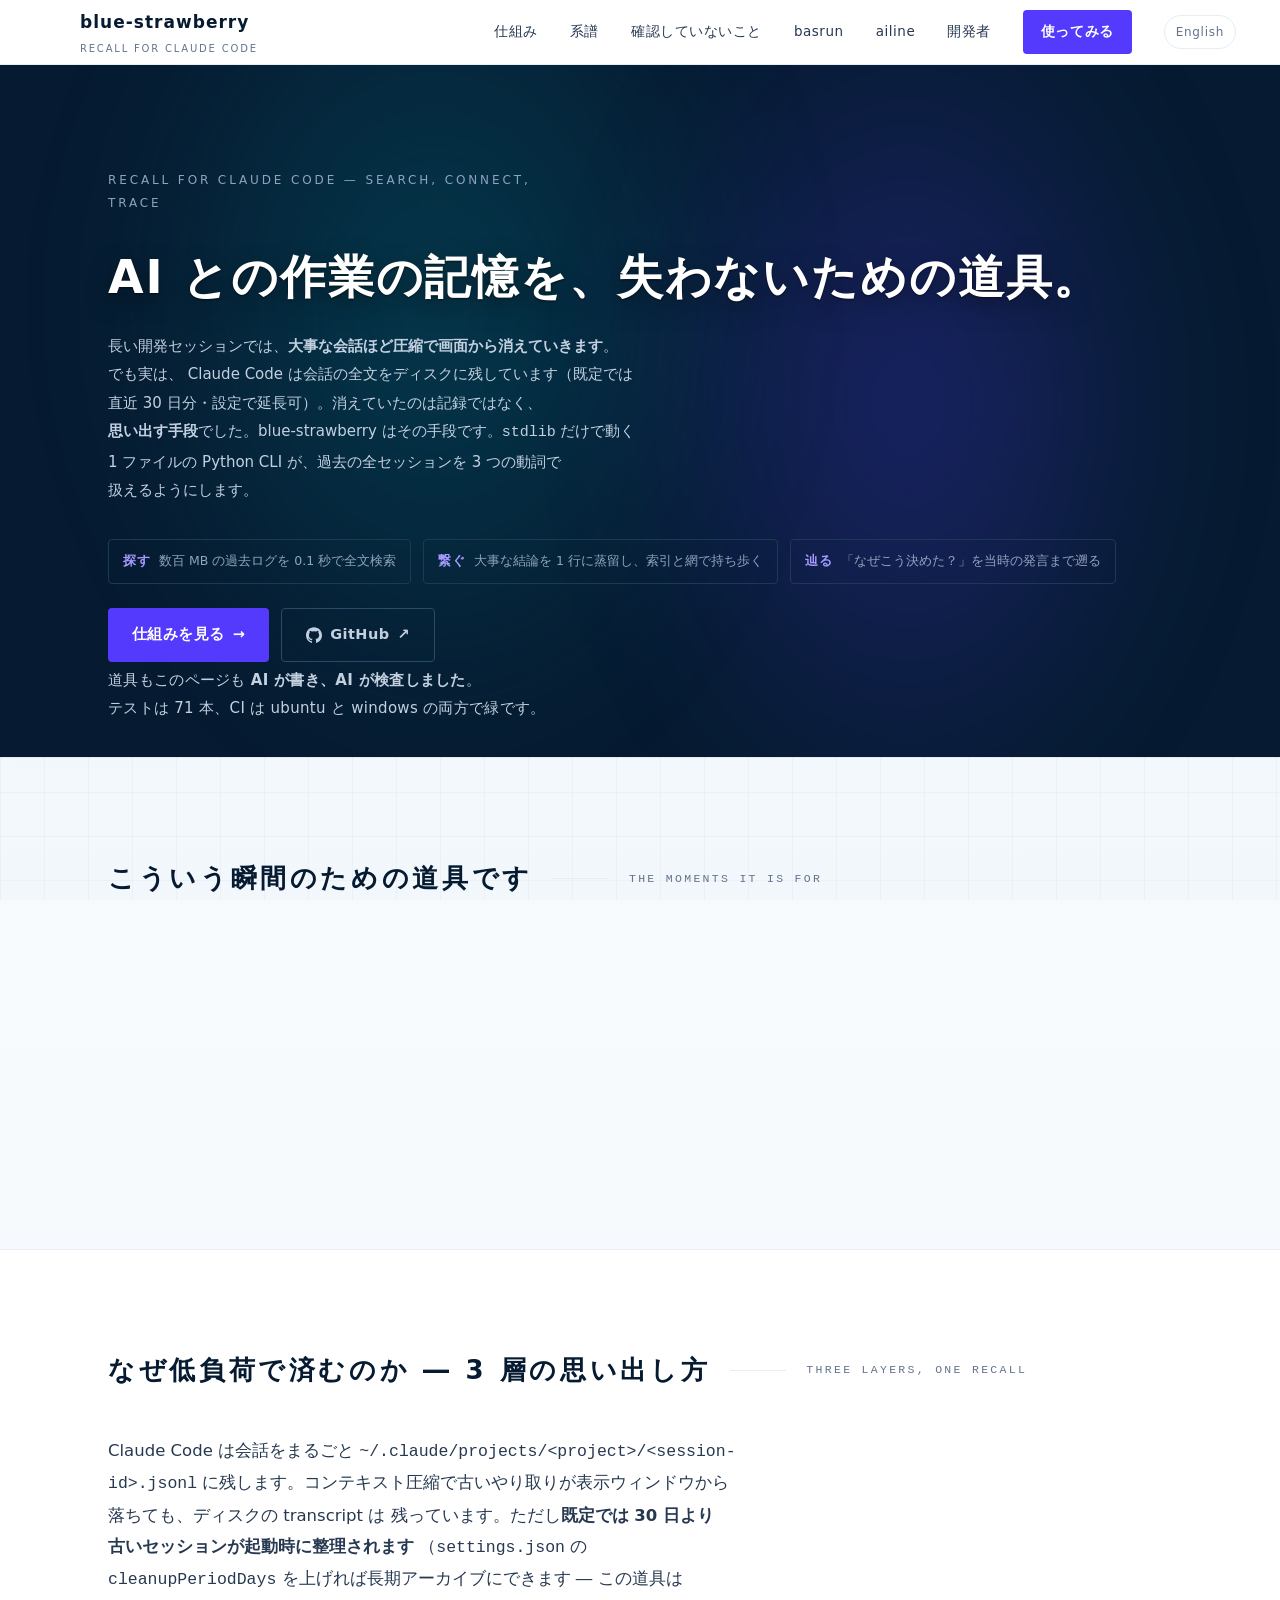
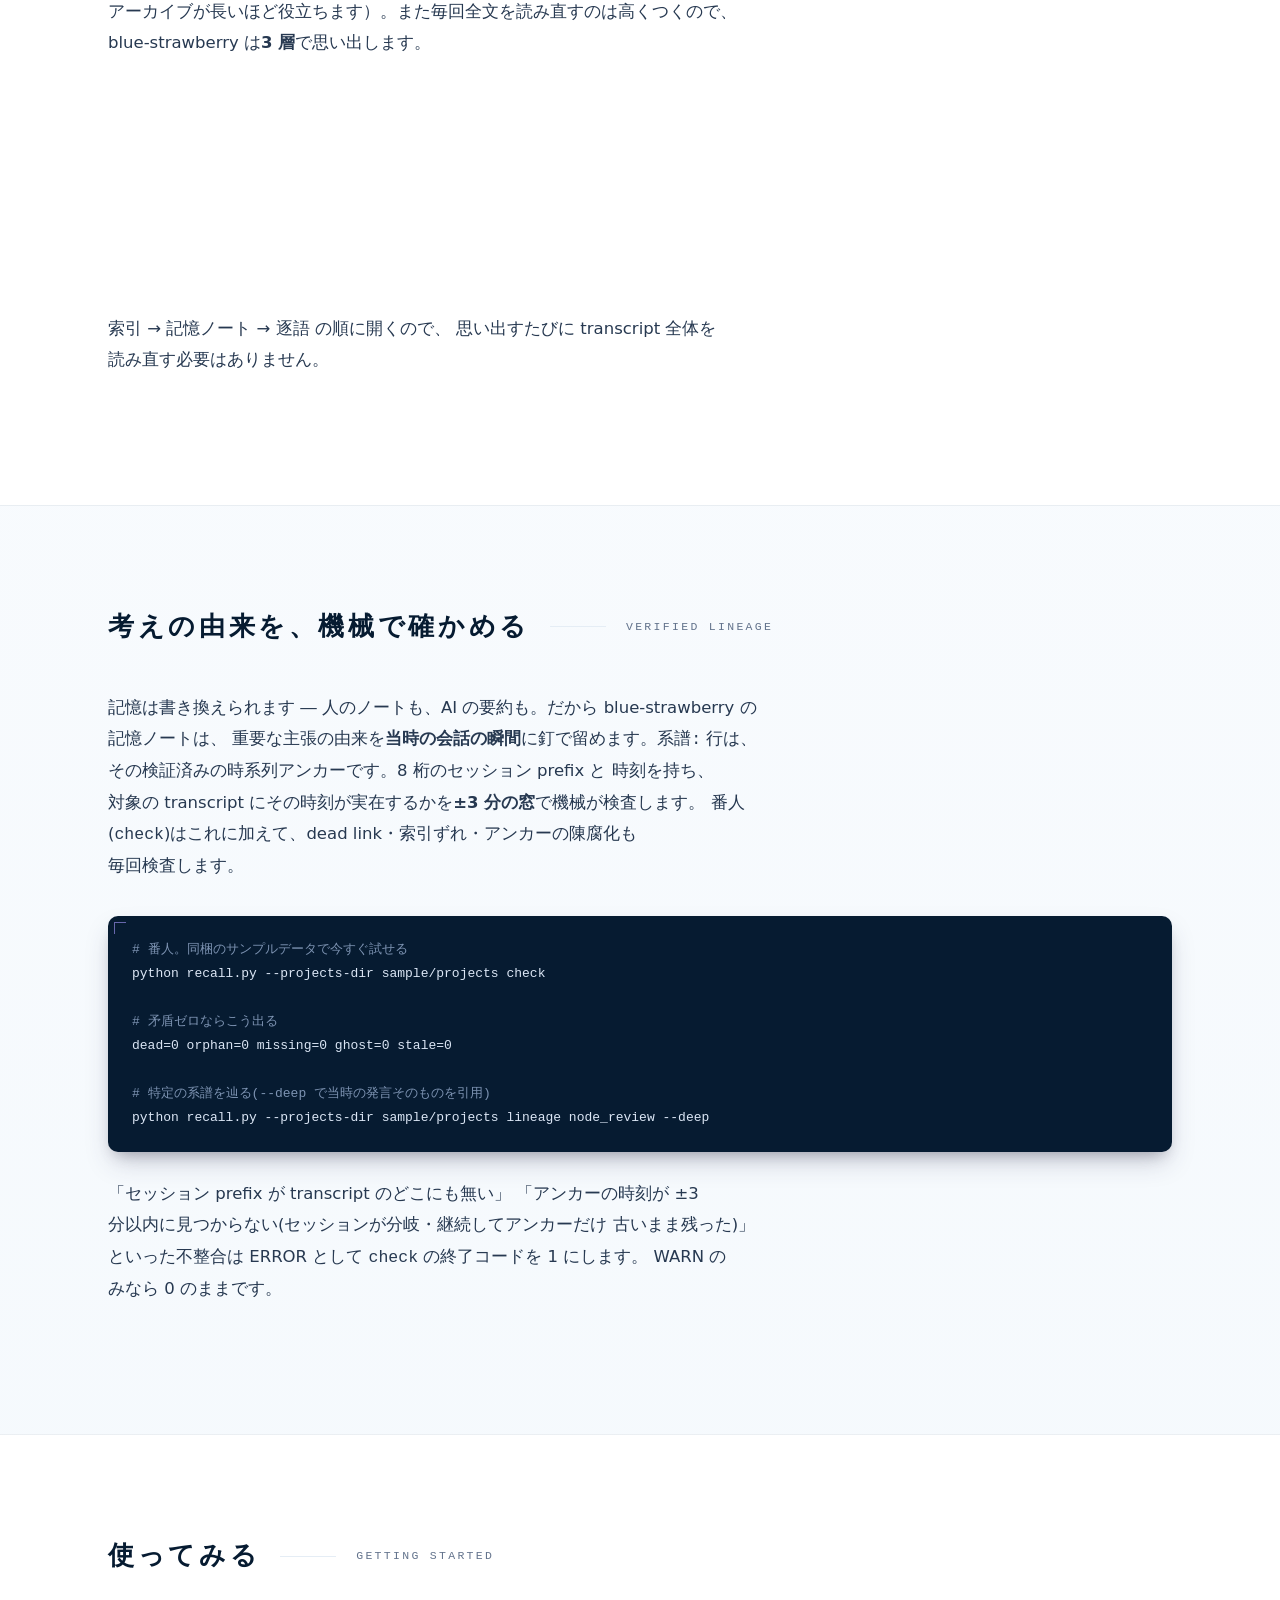
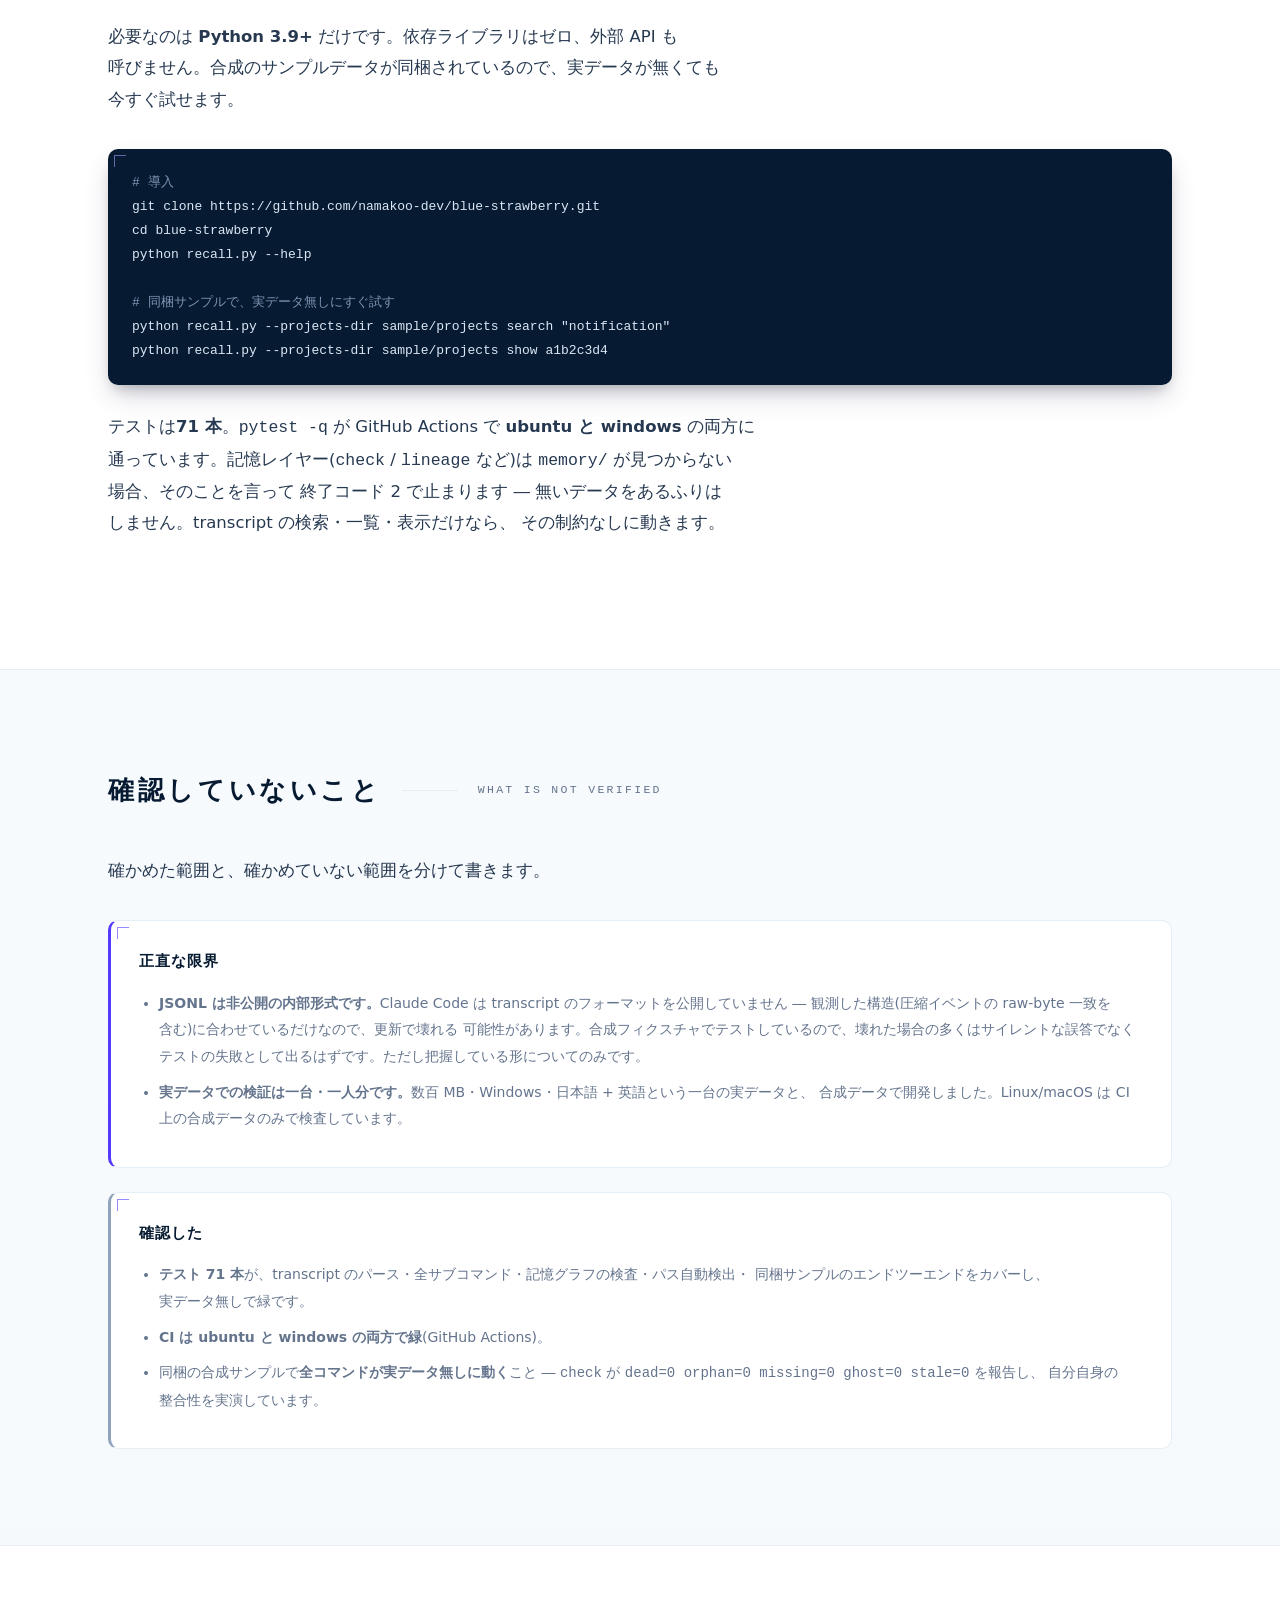
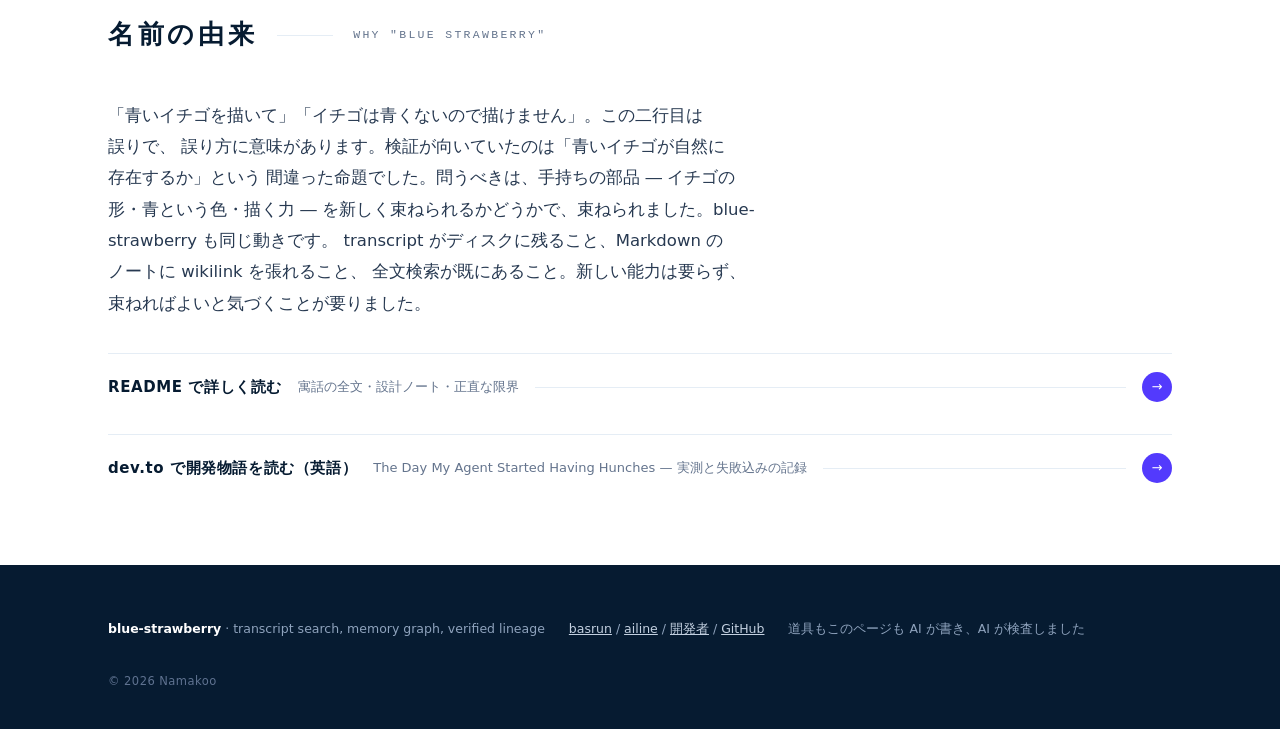
<file: blue-strawberry.html>
<!doctype html>
<!-- ★ blue-strawberry の LP。basrun(index.html)/ailine(ailine.html) と同じ style.css・
     同じ構造・同じトーン(誇張なし・実測数字・正直な限界開示)で一貫させる。
     lang="ja"。英語版 blue-strawberry.en.html へのトグルを nav に置く。 -->
<html lang="ja">
<head>
<meta charset="utf-8">
<meta name="viewport" content="width=device-width, initial-scale=1">
<title>blue-strawberry — Claude Code の transcript を検索し、系譜を辿る</title>
<link rel="icon" href="data:image/svg+xml,%3Csvg xmlns='http://www.w3.org/2000/svg' viewBox='0 0 64 64'%3E%3Crect width='64' height='64' rx='14' fill='%23533afd'/%3E%3Ctext x='32' y='46' font-size='40' font-weight='700' font-family='Arial,Helvetica,sans-serif' fill='%23ffffff' text-anchor='middle'%3Eb%3C/text%3E%3C/svg%3E">
<meta name="description" content="Claude Code の transcript 検索・記憶グラフ・系譜トレースを 1 ファイルで行う、stdlib のみの Python CLI。コンテキスト圧縮の後もディスクに残る transcript を、3 層で低負荷に思い出す。">
<meta property="og:type" content="website">
<meta property="og:url" content="https://namakoo-dev.github.io/blue-strawberry.html">
<meta property="og:title" content="blue-strawberry — Claude Code の transcript を検索し、系譜を辿る">
<meta property="og:description" content="transcript 検索 + 記憶グラフ + 系譜トレース。1 ファイル・stdlib only・MIT。テスト 71 本、CI は ubuntu/windows で緑。">
<meta property="og:image" content="https://namakoo-dev.github.io/assets/og.jpg">
<meta name="twitter:card" content="summary_large_image">
<link rel="alternate" hreflang="ja" href="https://namakoo-dev.github.io/blue-strawberry.html">
<link rel="alternate" hreflang="en" href="https://namakoo-dev.github.io/blue-strawberry.en.html">
<link rel="stylesheet" href="style.css?v=15">
</head>
<body>

<header>
  <nav class="nav wrap">
    <span class="brand">blue-strawberry<small>RECALL FOR CLAUDE CODE</small></span>
    <a href="#how">仕組み</a>
    <a href="#lineage">系譜</a>
    <a href="#limits">確認していないこと</a>
    <a class="pg" href="index.html">basrun</a>
    <a class="pg" href="ailine.html">ailine</a>
    <a class="pg" href="about.html">開発者</a>
    <a class="cta" href="#use">使ってみる</a>
    <a class="lang" href="blue-strawberry.en.html">English</a>
  </nav>
</header>

<section class="hero">
  <div class="wrap">
    <p class="en">RECALL FOR CLAUDE CODE — SEARCH, CONNECT, TRACE</p>
    <h1>
      <span class="w"><span>AI との作業の記憶を、</span><span>失わないための道具。</span></span>
      <span class="n"><span>AI との作業の記憶を、</span><span>失わないための道具。</span></span>
    </h1>
    <p>長い開発セッションでは、<b>大事な会話ほど圧縮で画面から消えていきます</b>。でも実は、
       Claude Code は会話の全文をディスクに残しています（既定では直近 30 日分・設定で延長可）。消えていたのは記録ではなく、
       <b>思い出す手段</b>でした。blue-strawberry はその手段です。<code>stdlib</code> だけで動く
       1 ファイルの Python CLI が、過去の全セッションを 3 つの動詞で扱えるようにします。</p>
    <ul class="fmt">
      <li><b>探す</b><span>数百 MB の過去ログを 0.1 秒で全文検索</span></li>
      <li><b>繋ぐ</b><span>大事な結論を 1 行に蒸留し、索引と網で持ち歩く</span></li>
      <li><b>辿る</b><span>「なぜこう決めた？」を当時の発言まで遡る</span></li>
    </ul>
    <div class="hero-cta">
      <a class="go" href="#how">仕組みを見る<span aria-hidden="true"> →</span></a>
      <a class="go ghost" href="https://github.com/namakoo-dev/blue-strawberry" target="_blank" rel="noopener">
        <svg width="16" height="16" viewBox="0 0 24 24" fill="currentColor" aria-hidden="true"><path d="M12 .5C5.37.5 0 5.87 0 12.5c0 5.3 3.44 9.8 8.21 11.39.6.11.82-.26.82-.58v-2.03c-3.34.73-4.04-1.61-4.04-1.61-.55-1.39-1.34-1.76-1.34-1.76-1.09-.75.08-.73.08-.73 1.2.08 1.84 1.24 1.84 1.24 1.07 1.84 2.81 1.31 3.5 1 .11-.78.42-1.31.76-1.61-2.67-.3-5.47-1.33-5.47-5.93 0-1.31.47-2.38 1.24-3.22-.12-.3-.54-1.52.12-3.18 0 0 1.01-.32 3.3 1.23a11.5 11.5 0 0 1 6.01 0c2.29-1.55 3.3-1.23 3.3-1.23.66 1.66.24 2.88.12 3.18.77.84 1.24 1.91 1.24 3.22 0 4.61-2.81 5.63-5.49 5.93.43.37.81 1.1.81 2.22v3.29c0 .32.22.7.83.58C20.56 22.3 24 17.8 24 12.5 24 5.87 18.63.5 12 .5z"/></svg>
        GitHub<span aria-hidden="true"> ↗</span></a>
    </div>
    <p class="by">道具もこのページも <b>AI が書き、AI が検査しました</b>。
      <span>テストは 71 本、CI は ubuntu と windows の両方で緑です。</span></p>
  </div>
</section>

<section class="sec alt" id="moments">
  <div class="wrap">
    <div class="h2"><b>こういう瞬間のための道具です</b><span class="rule"></span><span class="en">THE MOMENTS IT IS FOR</span></div>
    <div class="grid">
      <div class="card"><span class="n">「</span><h3>あの話、どこでしたっけ</h3>
        <p>何週間も前のセッションの一言を、キーワードだけで引き当てる。実データ 170MB を
        <b>0.1 秒</b>で横断検索できます。</p></div>
      <div class="card"><span class="n">「</span><h3>なぜこう決めたんだっけ</h3>
        <p>設計判断の由来を、当時の会話の<b>実際の発言</b>まで遡って確かめる。
        記憶違いや後付けの理屈で上書きされる前に。</p></div>
      <div class="card"><span class="n">「</span><h3>圧縮で消える前に</h3>
        <p>大事な結論は 1 行の索引に蒸留して、毎セッション自動で手元に。
        AI の「忘れっぽさ」を、仕組みで打ち消します。</p></div>
    </div>
  </div>
</section>

<section class="sec" id="how">
  <div class="wrap">
    <div class="h2"><b>なぜ低負荷で済むのか ― 3 層の思い出し方</b><span class="rule"></span><span class="en">THREE LAYERS, ONE RECALL</span></div>
    <p class="lead">Claude Code は会話をまるごと <code>~/.claude/projects/&lt;project&gt;/&lt;session-id&gt;.jsonl</code>
      に残します。コンテキスト圧縮で古いやり取りが表示ウィンドウから落ちても、ディスクの transcript は
      残っています。ただし<b>既定では 30 日より古いセッションが起動時に整理されます</b>
      （<code>settings.json</code> の <code>cleanupPeriodDays</code> を上げれば長期アーカイブにできます ―
      この道具はアーカイブが長いほど役立ちます）。また毎回全文を読み直すのは高くつくので、
      blue-strawberry は<b>3 層</b>で思い出します。</p>
    <div class="grid">
      <div class="card"><span class="n">01</span><h3>索引 1 行</h3>
        <p><code>MEMORY.md</code> の一行(名前 + 一言の説明)をまず見る。ここまでは軽い。</p></div>
      <div class="card"><span class="n">02</span><h3>記憶ノート</h3>
        <p>該当したら、そのノートの本文(front matter・系譜)を開く。</p></div>
      <div class="card"><span class="n">03</span><h3>逐語</h3>
        <p>系譜のアンカーから、transcript の実際の発言を <code>--deep</code> で読み戻す。</p></div>
    </div>
    <p class="lead" style="margin-top:34px">索引 → 記憶ノート → 逐語 の順に開くので、
      思い出すたびに transcript 全体を読み直す必要はありません。</p>
  </div>
</section>

<section class="sec alt" id="lineage">
  <div class="wrap">
    <div class="h2"><b>考えの由来を、機械で確かめる</b><span class="rule"></span><span class="en">VERIFIED LINEAGE</span></div>
    <p class="lead">記憶は書き換えられます ― 人のノートも、AI の要約も。だから blue-strawberry の記憶ノートは、
      重要な主張の由来を<b>当時の会話の瞬間</b>に釘で留めます。<code>系譜:</code> 行は、その検証済みの時系列アンカーです。8 桁のセッション prefix と
      時刻を持ち、対象の transcript にその時刻が実在するかを<b>±3 分の窓</b>で機械が検査します。
      番人(<code>check</code>)はこれに加えて、dead link・索引ずれ・アンカーの陳腐化も毎回検査します。</p>
<pre><span class="c"># 番人。同梱のサンプルデータで今すぐ試せる</span>
python recall.py --projects-dir sample/projects check

<span class="c"># 矛盾ゼロならこう出る</span>
dead=0 orphan=0 missing=0 ghost=0 stale=0

<span class="c"># 特定の系譜を辿る(--deep で当時の発言そのものを引用)</span>
python recall.py --projects-dir sample/projects lineage node_review --deep</pre>
    <p class="lead" style="margin-top:26px">「セッション prefix が transcript のどこにも無い」
      「アンカーの時刻が ±3 分以内に見つからない(セッションが分岐・継続してアンカーだけ
      古いまま残った)」といった不整合は ERROR として <code>check</code> の終了コードを 1 にします。
      WARN のみなら 0 のままです。</p>
  </div>
</section>

<section class="sec" id="use">
  <div class="wrap">
    <div class="h2"><b>使ってみる</b><span class="rule"></span><span class="en">GETTING STARTED</span></div>
    <p class="lead">必要なのは <b>Python 3.9+</b> だけです。依存ライブラリはゼロ、外部 API も
      呼びません。合成のサンプルデータが同梱されているので、実データが無くても今すぐ試せます。</p>
<pre><span class="c"># 導入</span>
git clone https://github.com/namakoo-dev/blue-strawberry.git
cd blue-strawberry
python recall.py --help

<span class="c"># 同梱サンプルで、実データ無しにすぐ試す</span>
python recall.py --projects-dir sample/projects search "notification"
python recall.py --projects-dir sample/projects show a1b2c3d4</pre>
    <p class="lead" style="margin-top:26px">テストは<b>71 本</b>。<code>pytest -q</code> が
      GitHub Actions で <b>ubuntu と windows</b> の両方に通っています。記憶レイヤー(<code>check</code> /
      <code>lineage</code> など)は <code>memory/</code> が見つからない場合、そのことを言って
      終了コード 2 で止まります ― 無いデータをあるふりはしません。transcript の検索・一覧・表示だけなら、
      その制約なしに動きます。</p>
  </div>
</section>

<section class="sec alt" id="limits">
  <div class="wrap">
    <div class="h2"><b>確認していないこと</b><span class="rule"></span><span class="en">WHAT IS NOT VERIFIED</span></div>
    <p class="lead">確かめた範囲と、確かめていない範囲を分けて書きます。</p>
    <div class="limits">
      <h3>正直な限界</h3>
      <ul>
        <li><b>JSONL は非公開の内部形式です。</b>Claude Code は transcript のフォーマットを公開していません
          ― 観測した構造(圧縮イベントの raw-byte 一致を含む)に合わせているだけなので、更新で壊れる
          可能性があります。合成フィクスチャでテストしているので、壊れた場合の多くはサイレントな誤答でなく
          テストの失敗として出るはずです。ただし把握している形についてのみです。</li>
        <li><b>実データでの検証は一台・一人分です。</b>数百 MB・Windows・日本語 + 英語という一台の実データと、
          合成データで開発しました。Linux/macOS は CI 上の合成データのみで検査しています。</li>
      </ul>
    </div>
    <div class="limits" style="margin-top:24px;border-left-color:#8fa3bd">
      <h3>確認した</h3>
      <ul>
        <li><b>テスト 71 本</b>が、transcript のパース・全サブコマンド・記憶グラフの検査・パス自動検出・
          同梱サンプルのエンドツーエンドをカバーし、実データ無しで緑です。</li>
        <li><b>CI は ubuntu と windows の両方で緑</b>(GitHub Actions)。</li>
        <li>同梱の合成サンプルで<b>全コマンドが実データ無しに動く</b>こと ―
          <code>check</code> が <code>dead=0 orphan=0 missing=0 ghost=0 stale=0</code> を報告し、
          自分自身の整合性を実演しています。</li>
      </ul>
    </div>
  </div>
</section>

<section class="sec" style="padding:64px 0">
  <div class="wrap">
    <div class="h2"><b>名前の由来</b><span class="rule"></span><span class="en">WHY "BLUE STRAWBERRY"</span></div>
    <p class="lead">「青いイチゴを描いて」「イチゴは青くないので描けません」。この二行目は誤りで、
      誤り方に意味があります。検証が向いていたのは「青いイチゴが自然に存在するか」という
      間違った命題でした。問うべきは、手持ちの部品 ― イチゴの形・青という色・描く力 ―
      を新しく束ねられるかどうかで、束ねられました。blue-strawberry も同じ動きです。
      transcript がディスクに残ること、Markdown のノートに wikilink を張れること、
      全文検索が既にあること。新しい能力は要らず、束ねればよいと気づくことが要りました。</p>
    <a class="link" href="https://github.com/namakoo-dev/blue-strawberry" target="_blank" rel="noopener">
      <b>README で詳しく読む</b>
      <span class="note">寓話の全文・設計ノート・正直な限界</span>
      <span class="rule"></span><span class="arrow">→</span></a>
    <a class="link" href="https://dev.to/namakoo/the-day-my-agent-started-having-hunches-f7o" target="_blank" rel="noopener" style="margin-top:14px">
      <b>dev.to で開発物語を読む（英語）</b>
      <span class="note">The Day My Agent Started Having Hunches — 実測と失敗込みの記録</span>
      <span class="rule"></span><span class="arrow">→</span></a>
  </div>
</section>

<footer>
  <div class="wrap">
    <span><b style="color:#fff">blue-strawberry</b> · transcript search, memory graph, verified lineage</span>
    <span><a href="index.html">basrun</a> / <a href="ailine.html">ailine</a> / <a href="about.html">開発者</a> / <a href="https://github.com/namakoo-dev/blue-strawberry" target="_blank" rel="noopener">GitHub</a></span>
    <span>道具もこのページも AI が書き、AI が検査しました</span>
    <span class="copy">&copy; 2026 Namakoo</span>
  </div>
</footer>

<script src="ripple.js?v=3" defer></script>
</body>
</html>
</file>
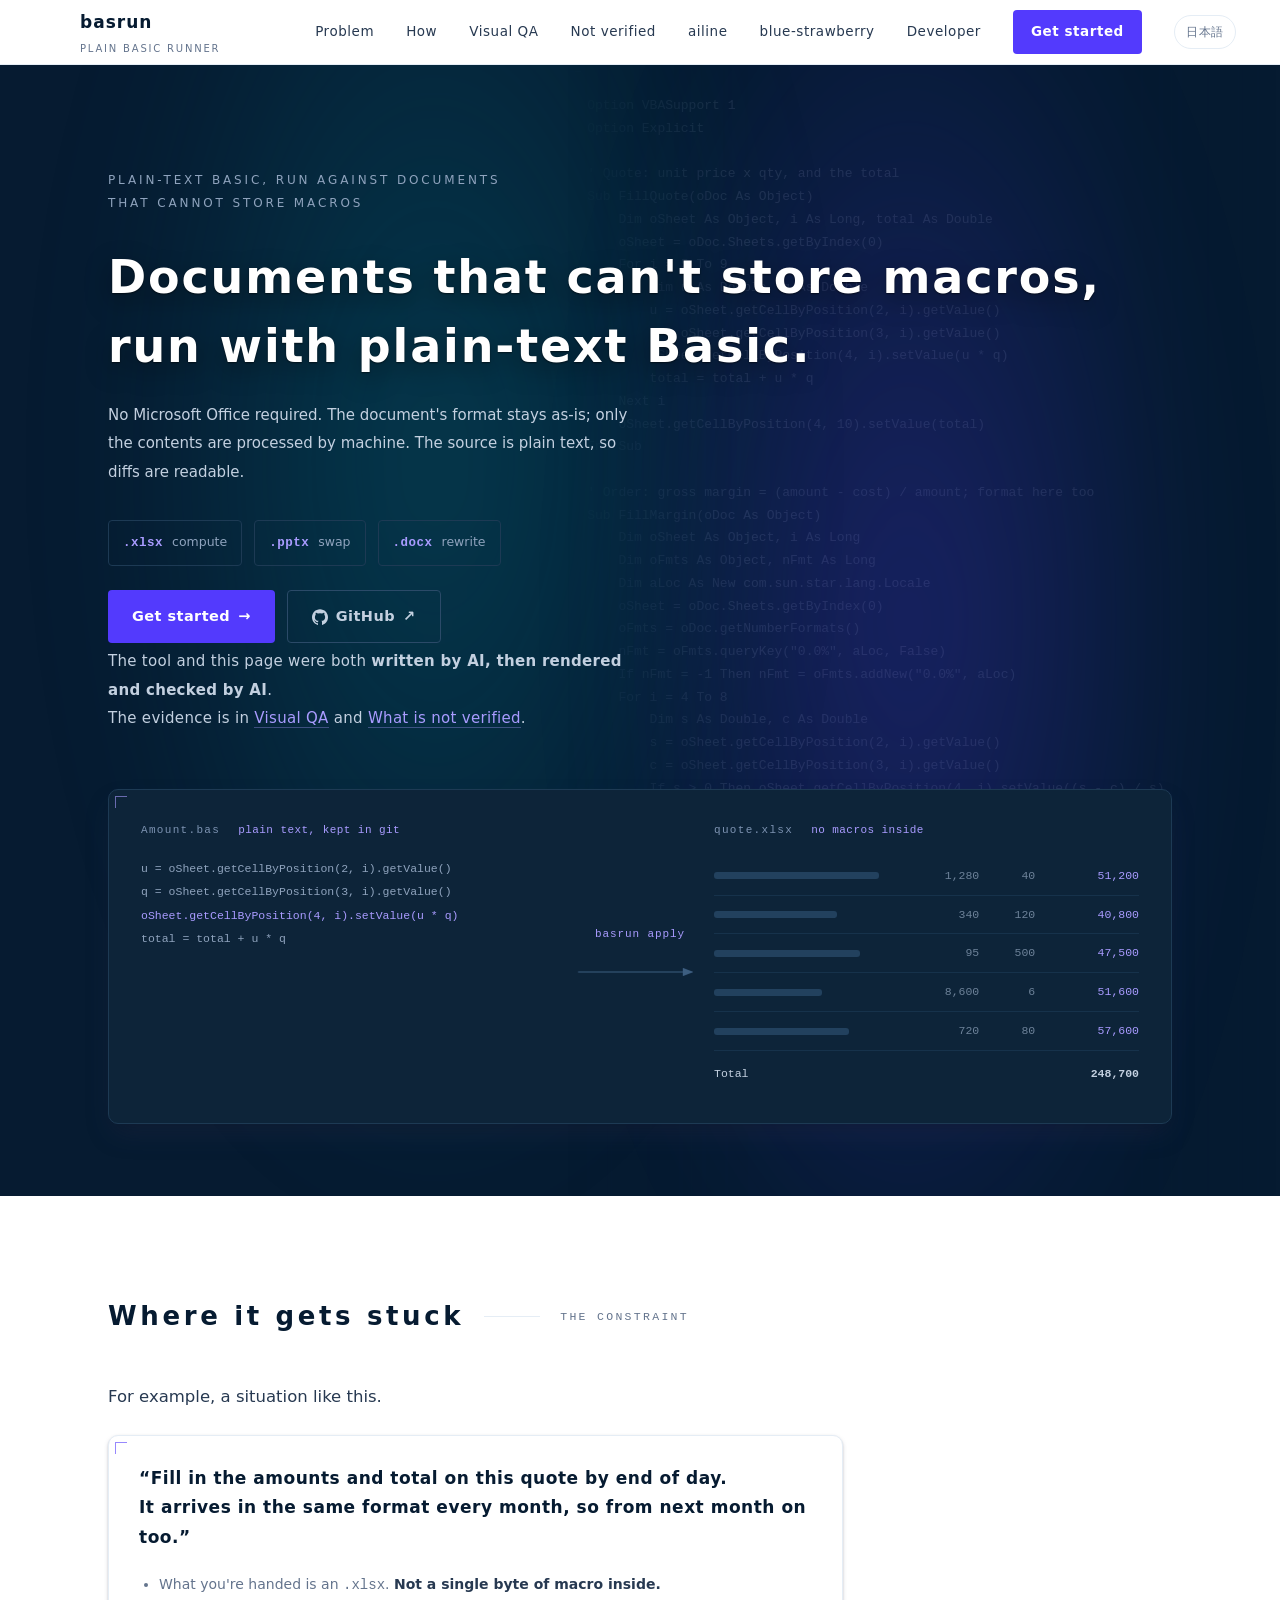
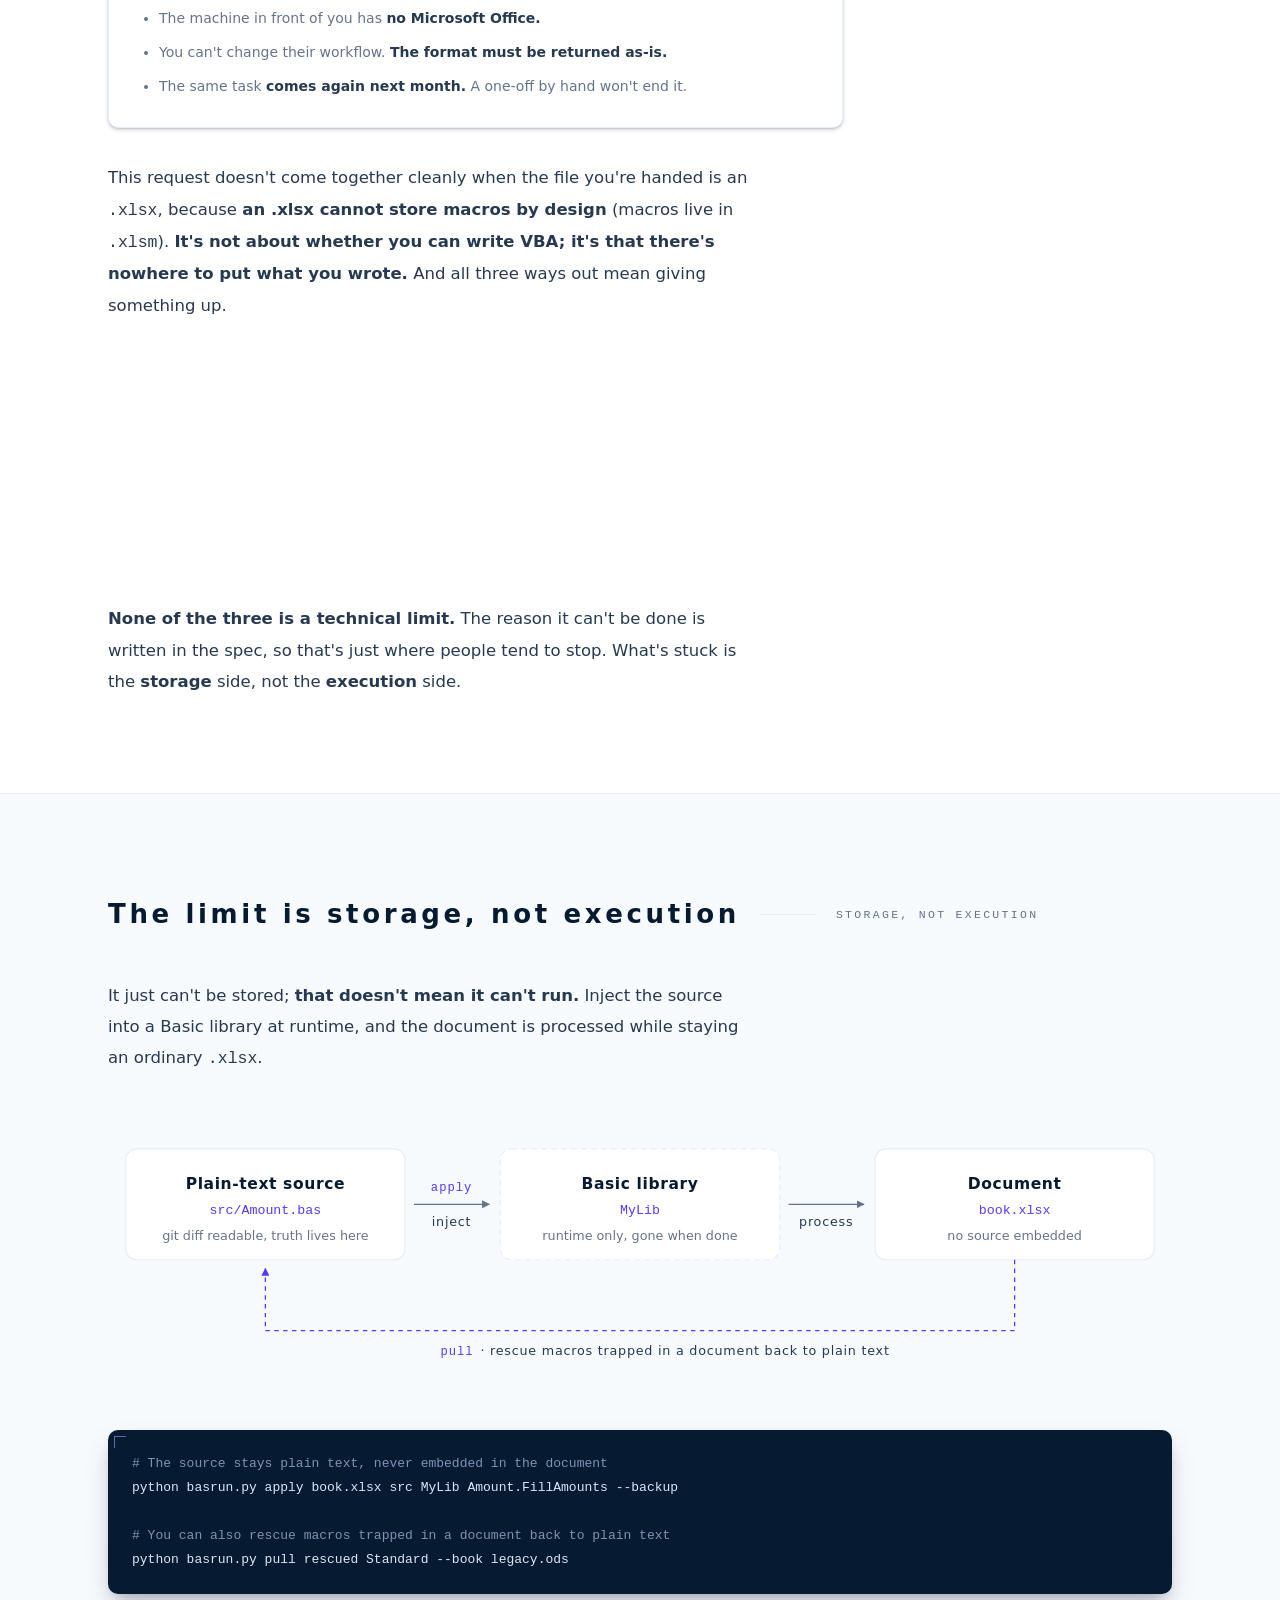
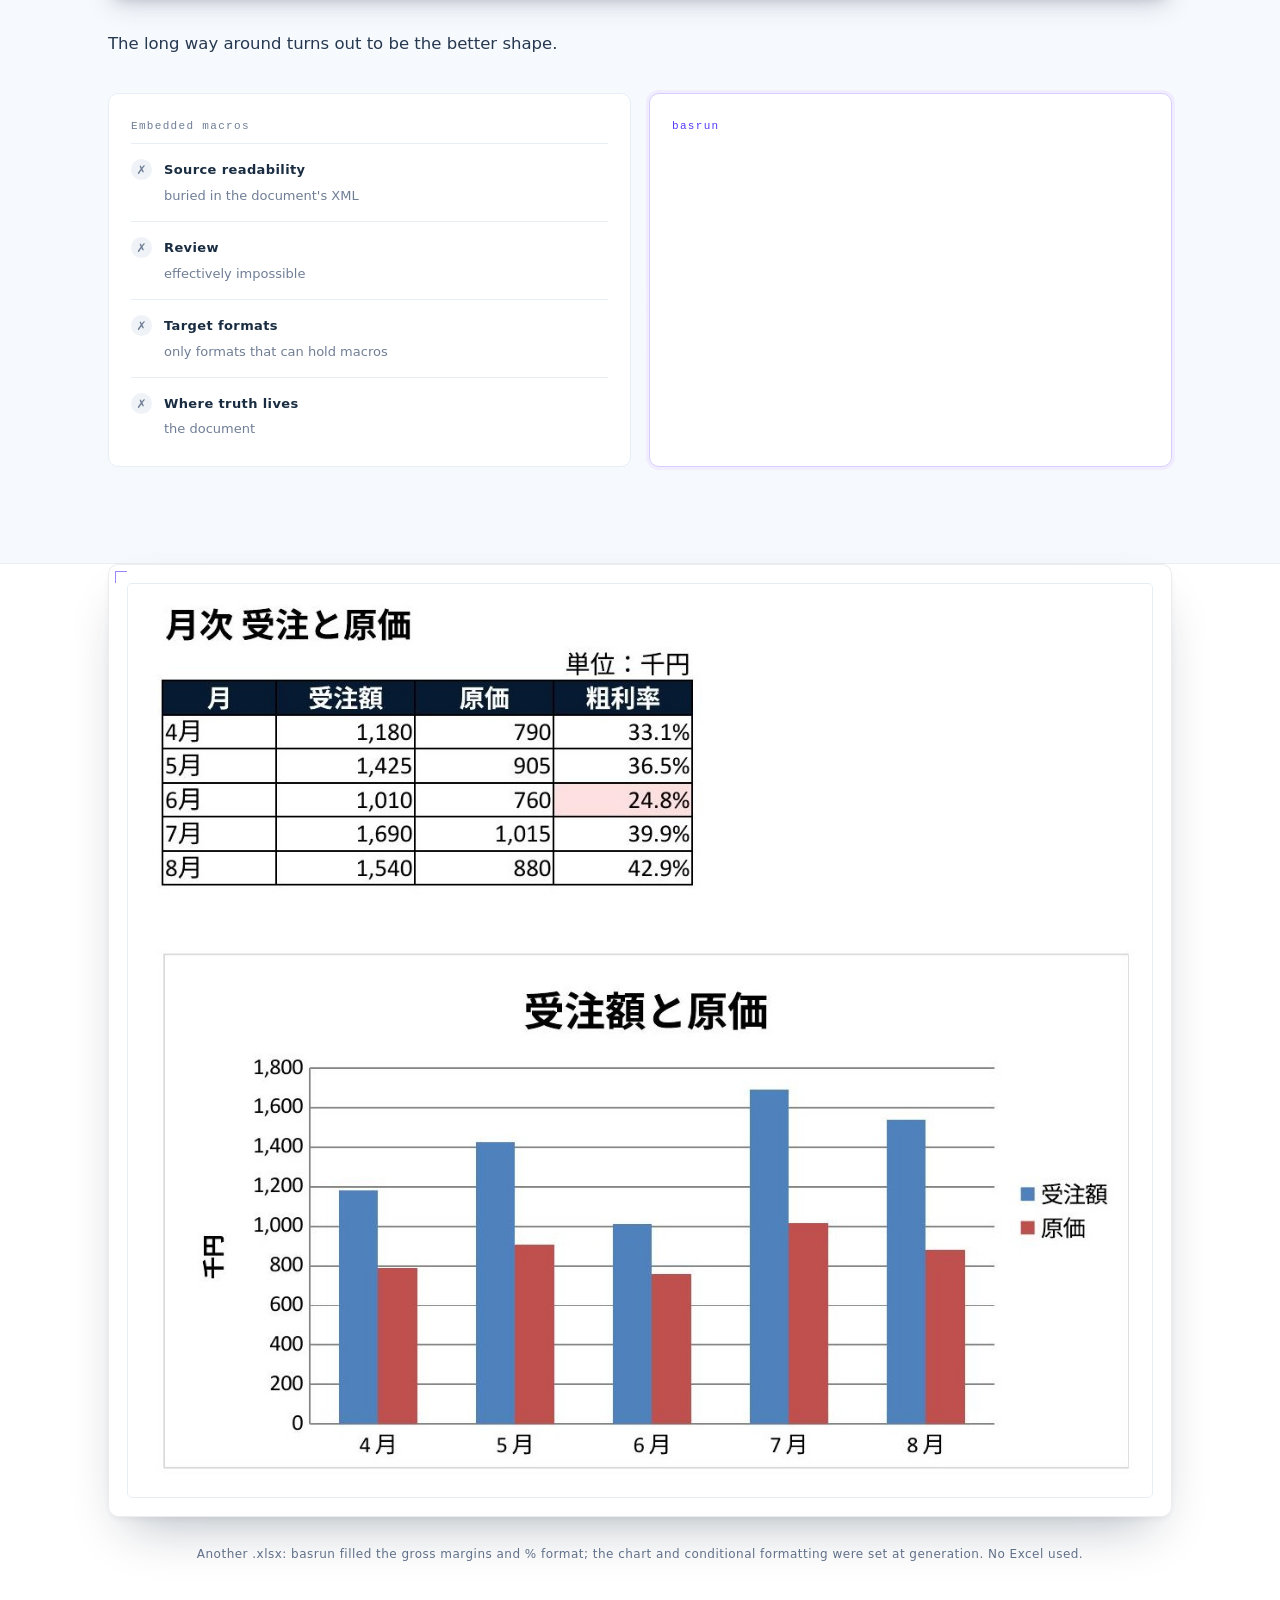
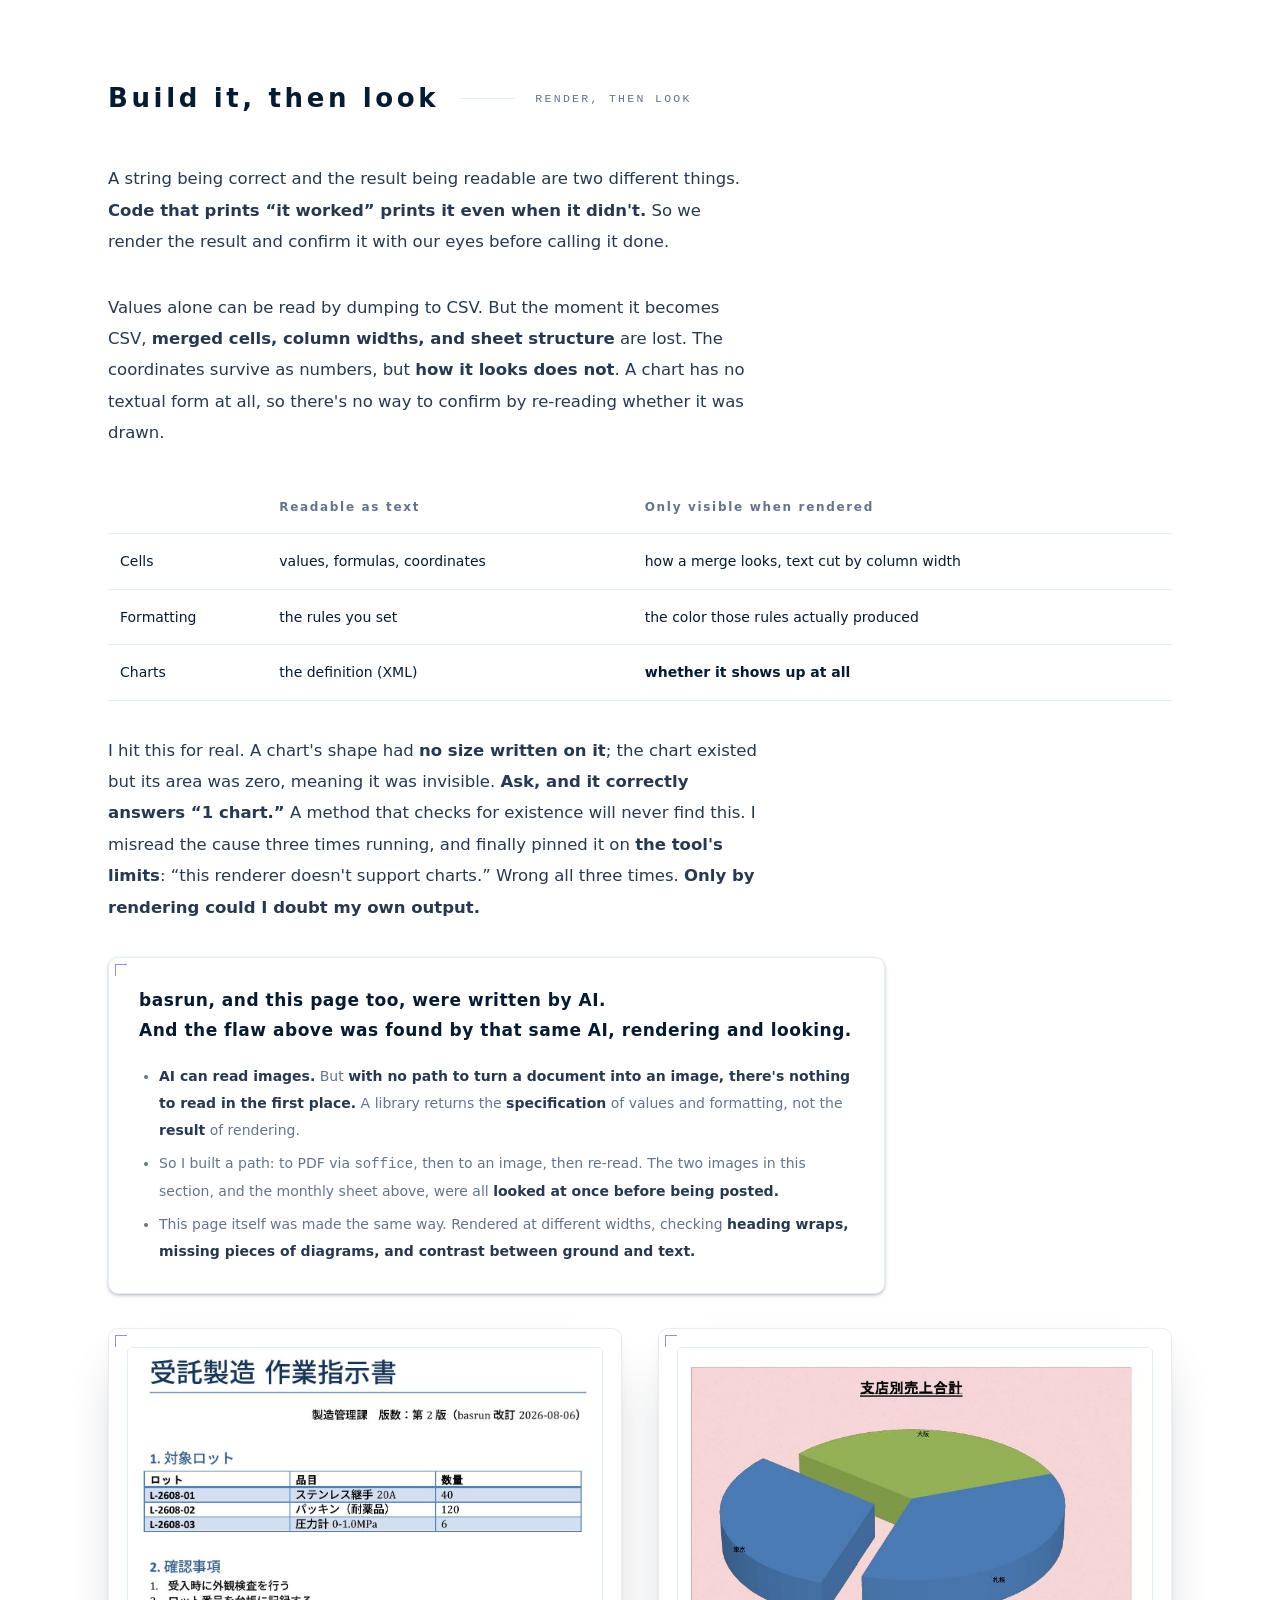
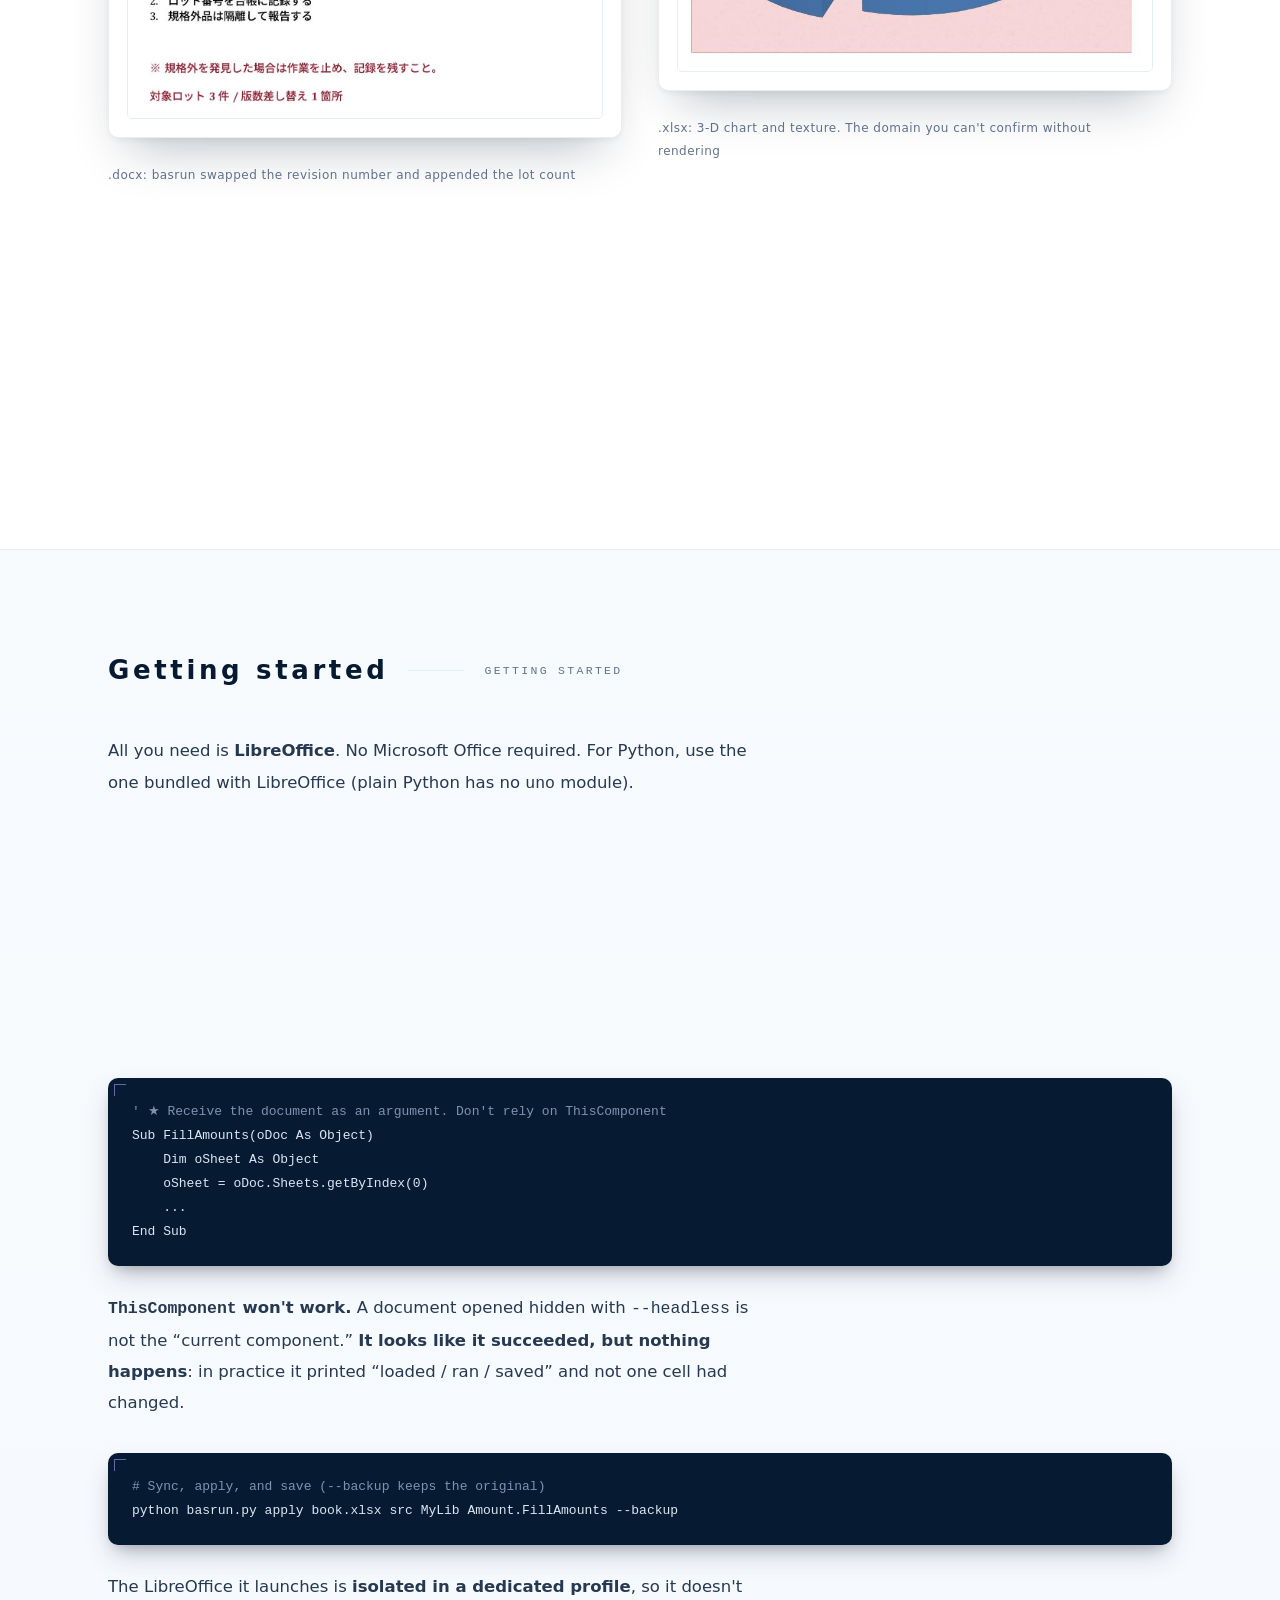
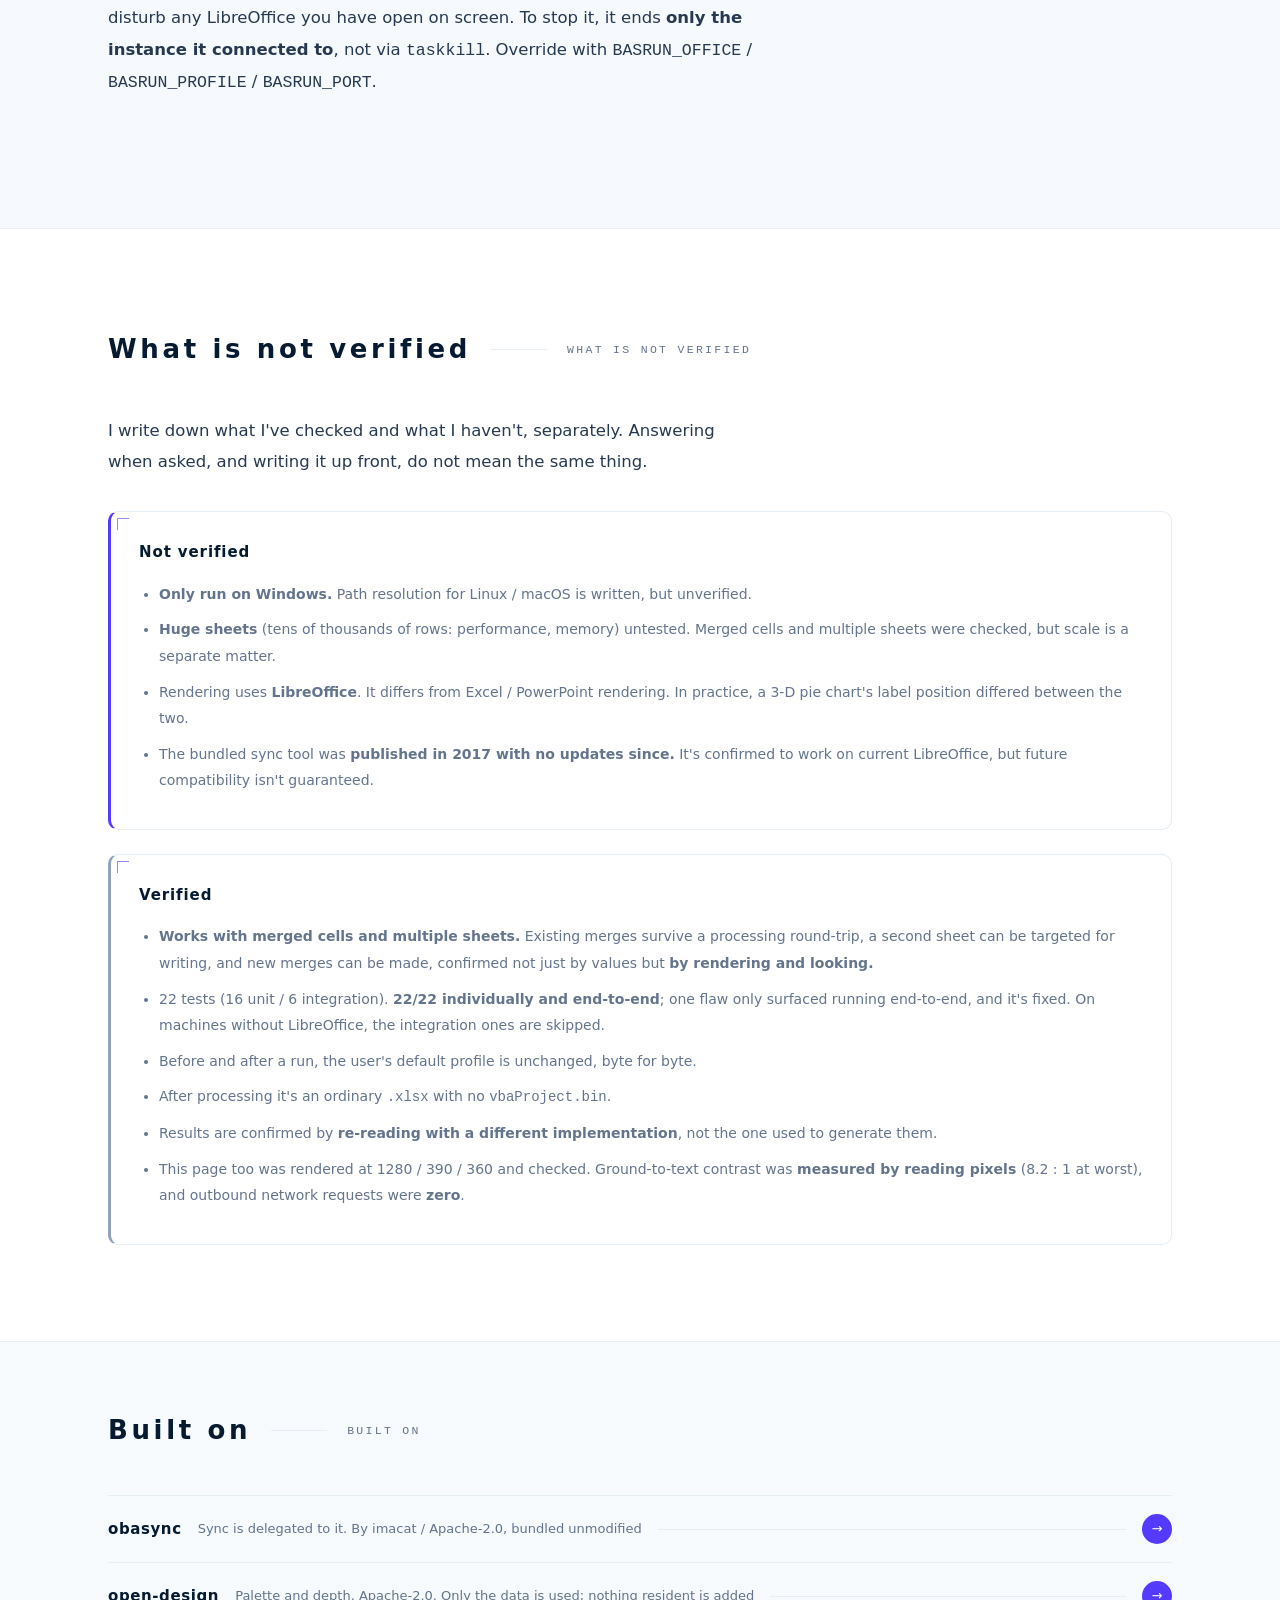
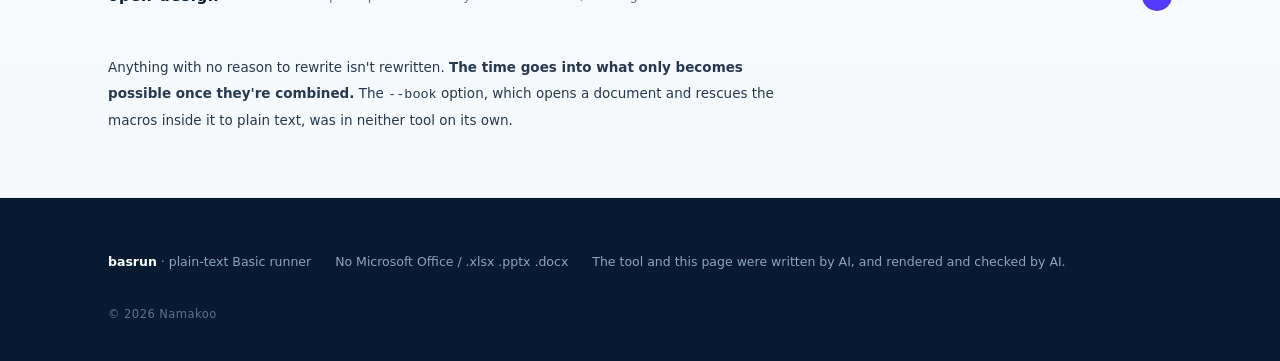
<file: index.en.html>
<!doctype html>
<!-- ★ English version of index.html (basrun LP). lang="en"; structure/CSS/SVG
     geometry mirror the Japanese page. A 日本語 toggle is always in the nav. -->
<html lang="en">
<head>
<meta charset="utf-8">
<meta name="viewport" content="width=device-width, initial-scale=1">
<title>basrun — run plain-text Basic against documents that can't store macros</title>
<link rel="icon" href="data:image/svg+xml,%3Csvg xmlns='http://www.w3.org/2000/svg' viewBox='0 0 64 64'%3E%3Crect width='64' height='64' rx='14' fill='%23533afd'/%3E%3Ctext x='32' y='46' font-size='40' font-weight='700' font-family='Arial,Helvetica,sans-serif' fill='%23ffffff' text-anchor='middle'%3Eb%3C/text%3E%3C/svg%3E">
<meta name="description" content="Process .xlsx / .pptx / .docx by machine without Microsoft Office. Keep the source as plain text in git, and inject it into a library at runtime.">
<meta property="og:type" content="website">
<meta property="og:url" content="https://namakoo-dev.github.io/index.en.html">
<meta property="og:title" content="basrun — run plain-text Basic against documents that can't store macros">
<meta property="og:description" content="Process .xlsx / .pptx / .docx without Office. Keep the source plain in git, inject into a library at runtime.">
<meta property="og:image" content="https://namakoo-dev.github.io/assets/og.jpg">
<meta property="og:image:width" content="1200">
<meta property="og:image:height" content="630">
<meta name="twitter:card" content="summary_large_image">
<link rel="alternate" hreflang="ja" href="https://namakoo-dev.github.io/">
<link rel="alternate" hreflang="en" href="https://namakoo-dev.github.io/index.en.html">
<link rel="stylesheet" href="style.css?v=15">
</head>
<body>

<header>
  <nav class="nav wrap">
    <span class="brand">basrun<small>PLAIN BASIC RUNNER</small></span>
    <a href="#problem">Problem</a>
    <a href="#how">How</a>
    <a href="#qa">Visual QA</a>
    <a href="#limits">Not verified</a>
    <a class="pg" href="ailine.en.html">ailine</a>
    <a class="pg" href="blue-strawberry.en.html">blue-strawberry</a>
    <a class="pg" href="about.en.html">Developer</a>
    <a class="cta" href="#use">Get started</a>
    <a class="lang" href="index.html">日本語</a>
  </nav>
</header>

<section class="hero">
  <pre class="bgcode" aria-hidden="true">Option VBASupport 1
Option Explicit

&#x27; Quote: unit price x qty, and the total
Sub FillQuote(oDoc As Object)
    Dim oSheet As Object, i As Long, total As Double
    oSheet = oDoc.Sheets.getByIndex(0)
    For i = 5 To 9
        Dim u As Double, q As Double
        u = oSheet.getCellByPosition(2, i).getValue()
        q = oSheet.getCellByPosition(3, i).getValue()
        oSheet.getCellByPosition(4, i).setValue(u * q)
        total = total + u * q
    Next i
    oSheet.getCellByPosition(4, 10).setValue(total)
End Sub

&#x27; Order: gross margin = (amount - cost) / amount; format here too
Sub FillMargin(oDoc As Object)
    Dim oSheet As Object, i As Long
    Dim oFmts As Object, nFmt As Long
    Dim aLoc As New com.sun.star.lang.Locale
    oSheet = oDoc.Sheets.getByIndex(0)
    oFmts = oDoc.getNumberFormats()
    nFmt = oFmts.queryKey(&quot;0.0%&quot;, aLoc, False)
    If nFmt = -1 Then nFmt = oFmts.addNew(&quot;0.0%&quot;, aLoc)
    For i = 4 To 8
        Dim s As Double, c As Double
        s = oSheet.getCellByPosition(2, i).getValue()
        c = oSheet.getCellByPosition(3, i).getValue()
        If s &gt; 0 Then oSheet.getCellByPosition(4, i).setValue((s - c) / s)
    Next i
    oSheet.getCellRangeByPosition(4, 4, 4, 8).NumberFormat = nFmt
End Sub
</pre>
  <div class="wrap">
    <p class="en">PLAIN-TEXT BASIC, RUN AGAINST DOCUMENTS THAT CANNOT STORE MACROS</p>
    <h1>
      <span class="w"><span>Documents that can't store macros,</span><span>run with plain-text Basic.</span></span>
      <span class="n"><span>Without Office,</span><span>drive your documents.</span></span>
    </h1>
    <p>No Microsoft Office required. The document's format stays as-is; only the contents
       are processed by machine. The source is plain text, so diffs are readable.</p>
    <ul class="fmt">
      <li><b>.xlsx</b><span>compute</span></li>
      <li><b>.pptx</b><span>swap</span></li>
      <li><b>.docx</b><span>rewrite</span></li>
    </ul>
    <div class="hero-cta">
      <a class="go" href="#use">Get started<span aria-hidden="true"> →</span></a>
      <a class="go ghost" href="https://github.com/namakoo-dev/basrun" target="_blank" rel="noopener">
        <svg width="16" height="16" viewBox="0 0 24 24" fill="currentColor" aria-hidden="true"><path d="M12 .5C5.37.5 0 5.87 0 12.5c0 5.3 3.44 9.8 8.21 11.39.6.11.82-.26.82-.58v-2.03c-3.34.73-4.04-1.61-4.04-1.61-.55-1.39-1.34-1.76-1.34-1.76-1.09-.75.08-.73.08-.73 1.2.08 1.84 1.24 1.84 1.24 1.07 1.84 2.81 1.31 3.5 1 .11-.78.42-1.31.76-1.61-2.67-.3-5.47-1.33-5.47-5.93 0-1.31.47-2.38 1.24-3.22-.12-.3-.54-1.52.12-3.18 0 0 1.01-.32 3.3 1.23a11.5 11.5 0 0 1 6.01 0c2.29-1.55 3.3-1.23 3.3-1.23.66 1.66.24 2.88.12 3.18.77.84 1.24 1.91 1.24 3.22 0 4.61-2.81 5.63-5.49 5.93.43.37.81 1.1.81 2.22v3.29c0 .32.22.7.83.58C20.56 22.3 24 17.8 24 12.5 24 5.87 18.63.5 12 .5z"/></svg>
        GitHub<span aria-hidden="true"> ↗</span></a>
    </div>
    <p class="by">The tool and this page were both <b>written by AI, then rendered and checked by AI</b>.
      <span>The evidence is in <a href="#qa">Visual QA</a> and <a href="#limits">What is not verified</a>.</span></p>
  </div>
  <div class="shot">
    <div class="tf">
      <div>
        <span class="tag">Amount.bas <em>plain text, kept in git</em></span>
<pre>u = oSheet.getCellByPosition(2, i).getValue()
q = oSheet.getCellByPosition(3, i).getValue()
<b>oSheet.getCellByPosition(4, i).setValue(u * q)</b>
total = total + u * q</pre>
      </div>
      <div class="tf-mid">
        <span>basrun apply</span>
        <svg viewBox="0 0 100 12" aria-hidden="true" preserveAspectRatio="none">
          <defs><marker id="ha" viewBox="0 0 10 10" refX="9" refY="5"
                  markerWidth="7" markerHeight="7" orient="auto">
            <path d="M0 0 L10 5 L0 10 Z"/></marker></defs>
          <path d="M0 6 H92" marker-end="url(#ha)"/>
          <path class="pulse" d="M0 6 H92"/>
        </svg>
      </div>
      <div>
        <span class="tag">quote.xlsx <em>no macros inside</em></span>
        <table class="doc">
          <tr><td style="width:44%"><i class="bar" style="width:88%"></i></td>
              <td class="num">1,280</td><td class="num">40</td>
              <td class="out">51,200</td></tr>
          <tr><td><i class="bar" style="width:66%"></i></td>
              <td class="num">340</td><td class="num">120</td>
              <td class="out">40,800</td></tr>
          <tr><td><i class="bar" style="width:78%"></i></td>
              <td class="num">95</td><td class="num">500</td>
              <td class="out">47,500</td></tr>
          <tr><td><i class="bar" style="width:58%"></i></td>
              <td class="num">8,600</td><td class="num">6</td>
              <td class="out">51,600</td></tr>
          <tr><td><i class="bar" style="width:72%"></i></td>
              <td class="num">720</td><td class="num">80</td>
              <td class="out">57,600</td></tr>
          <tr><td>Total</td><td class="num"></td><td class="num"></td>
              <td class="out">248,700</td></tr>
        </table>
      </div>
    </div>
  </div>
</section>


<section class="sec" id="problem">
  <div class="wrap">
    <div class="h2"><b>Where it gets stuck</b><span class="rule"></span><span class="en">THE CONSTRAINT</span></div>
    <p class="lead" style="margin-bottom:22px">For example, a situation like this.</p>
    <div class="scene">
      <p class="q">“Fill in the amounts and total on this quote by end of day.<br>
        It arrives in the same format every month, so from next month on too.”</p>
      <ul>
        <li>What you're handed is an <code>.xlsx</code>. <b>Not a single byte of macro inside.</b></li>
        <li>The machine in front of you has <b>no Microsoft Office.</b></li>
        <li>You can't change their workflow. <b>The format must be returned as-is.</b></li>
        <li>The same task <b>comes again next month.</b> A one-off by hand won't end it.</li>
      </ul>
    </div>
    <p class="lead">This request doesn't come together cleanly when the file you're handed is an <code>.xlsx</code>,
      because <b>an .xlsx cannot store macros by design</b> (macros live in <code>.xlsm</code>).
      <b>It's not about whether you can write VBA; it's that there's nowhere to put what you wrote.</b>
      And all three ways out mean giving something up.</p>
    <div class="grid">
      <div class="card"><svg class="ic" viewBox="0 0 24 24" fill="none" stroke="currentColor" stroke-width="1.6" stroke-linecap="round" stroke-linejoin="round" aria-hidden="true"><path d="M15 8a1 1 0 0 1-1-1V2a2.4 2.4 0 0 1 1.704.706l3.588 3.588A2.4 2.4 0 0 1 20 8z" /> <path d="M20 8v12a2 2 0 0 1-2 2h-4.182" /> <path d="m3.305 19.53.923-.382" /> <path d="M4 10.592V4a2 2 0 0 1 2-2h8" /> <path d="m4.228 16.852-.924-.383" /> <path d="m5.852 15.228-.383-.923" /> <path d="m5.852 20.772-.383.924" /> <path d="m8.148 15.228.383-.923" /> <path d="m8.53 21.696-.382-.924" /> <path d="m9.773 16.852.922-.383" /> <path d="m9.773 19.148.922.383" /> <circle cx="7" cy="18" r="3" /></svg><h3>Change the format</h3>
        <p>Convert to .xlsm. That changes their workflow, and often isn't accepted.</p></div>
      <div class="card"><svg class="ic" viewBox="0 0 24 24" fill="none" stroke="currentColor" stroke-width="1.6" stroke-linecap="round" stroke-linejoin="round" aria-hidden="true"><path d="M12.659 22H18a2 2 0 0 0 2-2V8a2.4 2.4 0 0 0-.706-1.706l-3.588-3.588A2.4 2.4 0 0 0 14 2H6a2 2 0 0 0-2 2v9.34" /> <path d="M14 2v5a1 1 0 0 0 1 1h5" /> <path d="M10.378 12.622a1 1 0 0 1 3 3.003L8.36 20.637a2 2 0 0 1-.854.506l-2.867.837a.5.5 0 0 1-.62-.62l.836-2.869a2 2 0 0 1 .506-.853z" /></svg><h3>Write the values directly</h3>
        <p>Fill in just the results. Can't re-run, no formulas left. If the numbers change, redo it.</p></div>
      <div class="card"><svg class="ic" viewBox="0 0 24 24" fill="none" stroke="currentColor" stroke-width="1.6" stroke-linecap="round" stroke-linejoin="round" aria-hidden="true"><circle cx="12" cy="12" r="10" /> <line x1="9" x2="15" y1="15" y2="9" /></svg><h3>Give up</h3>
        <p>Back to doing it by hand. Time grows with the sheet count and the months. Next month, the same.</p></div>
    </div>
    <p class="lead" style="margin:34px 0 0"><b>None of the three is a technical limit.</b>
      The reason it can't be done is written in the spec, so that's just where people tend to stop.
      What's stuck is the <b>storage</b> side, not the <b>execution</b> side.</p>
  </div>
</section>

<section class="sec alt" id="how">
  <div class="wrap">
    <div class="h2"><b>The limit is storage, not execution</b><span class="rule"></span><span class="en">STORAGE, NOT EXECUTION</span></div>
    <p class="lead">It just can't be stored; <b>that doesn't mean it can't run.</b>
      Inject the source into a Basic library at runtime, and the document is processed while staying an ordinary <code>.xlsx</code>.</p>

    <div class="flow flow--pc">
      <svg viewBox="0 0 960 250" role="img"
           aria-label="Plain .bas is injected into a Basic library at runtime and processes an .xlsx that cannot store macros. Conversely, pull rescues macros trapped in a document back to plain text.">
        <defs>
          <marker id="a1" viewBox="0 0 10 10" refX="9" refY="5"
                  markerWidth="6" markerHeight="6" orient="auto">
            <path d="M0 0 L10 5 L0 10 Z"/></marker>
          <marker id="a2" class="acc" viewBox="0 0 10 10" refX="9" refY="5"
                  markerWidth="6" markerHeight="6" orient="auto">
            <path d="M0 0 L10 5 L0 10 Z"/></marker>
        </defs>

        <rect class="box" x="16" y="36" width="252" height="100" rx="10"/>
        <text class="t" x="142" y="72" text-anchor="middle">Plain-text source</text>
        <text class="m" x="142" y="95" text-anchor="middle">src/Amount.bas</text>
        <text class="s" x="142" y="118" text-anchor="middle">git diff readable, truth lives here</text>

        <path class="ln" d="M276 86 H344" marker-end="url(#a1)"/>
        <text class="lbm" x="310" y="74" text-anchor="middle">apply</text>
        <text class="lb"  x="310" y="106" text-anchor="middle">inject</text>

        <rect class="box tmp" x="354" y="36" width="252" height="100" rx="10"/>
        <text class="t" x="480" y="72" text-anchor="middle">Basic library</text>
        <text class="m" x="480" y="95" text-anchor="middle">MyLib</text>
        <text class="s" x="480" y="118" text-anchor="middle">runtime only, gone when done</text>

        <path class="ln" d="M614 86 H682" marker-end="url(#a1)"/>
        <text class="lb"  x="648" y="106" text-anchor="middle">process</text>

        <rect class="box" x="692" y="36" width="252" height="100" rx="10"/>
        <text class="t" x="818" y="72" text-anchor="middle">Document</text>
        <text class="m" x="818" y="95" text-anchor="middle">book.xlsx</text>
        <text class="s" x="818" y="118" text-anchor="middle">no source embedded</text>

        <path class="ln acc" d="M818 136 V200 H142 V144" marker-end="url(#a2)"/>
        <text class="lbm" x="300" y="222">pull</text>
        <text class="lb"  x="336" y="222">· rescue macros trapped in a document back to plain text</text>
      </svg>
    </div>

    <div class="flow flow--sp">
      <svg viewBox="0 0 340 486" role="img"
           aria-label="Plain .bas is injected into a Basic library at runtime and processes an .xlsx that cannot store macros.">
        <defs>
          <marker id="b1" viewBox="0 0 10 10" refX="9" refY="5"
                  markerWidth="6" markerHeight="6" orient="auto">
            <path d="M0 0 L10 5 L0 10 Z"/></marker>
          <marker id="b2" class="acc" viewBox="0 0 10 10" refX="9" refY="5"
                  markerWidth="6" markerHeight="6" orient="auto">
            <path d="M0 0 L10 5 L0 10 Z"/></marker>
        </defs>

        <rect class="box" x="44" y="8" width="282" height="92" rx="10"/>
        <text class="t" x="64" y="40">Plain-text source</text>
        <text class="m" x="64" y="64">src/Amount.bas</text>
        <text class="s" x="64" y="86">git diff readable, truth here</text>

        <path class="ln" d="M185 100 V160" marker-end="url(#b1)"/>
        <text class="lbm" x="201" y="125">apply</text>
        <text class="lb"  x="201" y="143">inject</text>

        <rect class="box tmp" x="44" y="170" width="282" height="92" rx="10"/>
        <text class="t" x="64" y="202">Basic library</text>
        <text class="m" x="64" y="226">MyLib</text>
        <text class="s" x="64" y="248">runtime only, gone when done</text>

        <path class="ln" d="M185 262 V322" marker-end="url(#b1)"/>
        <text class="lb"  x="201" y="297">process</text>

        <rect class="box" x="44" y="332" width="282" height="92" rx="10"/>
        <text class="t" x="64" y="364">Document</text>
        <text class="m" x="64" y="388">book.xlsx</text>
        <text class="s" x="64" y="410">no source embedded</text>

        <path class="ln acc" d="M185 424 V442 H26 V54 H36" marker-end="url(#b2)"/>
        <text class="lbm" x="26" y="470">pull</text>
        <text class="lb"  x="58" y="470">· rescue trapped macros to plain text</text>
      </svg>
    </div>

<pre><span class="c"># The source stays plain text, never embedded in the document</span>
python basrun.py apply book.xlsx src MyLib Amount.FillAmounts --backup

<span class="c"># You can also rescue macros trapped in a document back to plain text</span>
python basrun.py pull rescued Standard --book legacy.ods</pre>
    <p class="lead" style="margin-top:34px">The long way around turns out to be the better shape.</p>
    <div class="vs">
      <div class="vs-col vs-old">
        <div class="vs-cap">Embedded macros</div>
        <div class="vs-item"><span class="mk">✗</span><div><b>Source readability</b><p>buried in the document's XML</p></div></div>
        <div class="vs-item"><span class="mk">✗</span><div><b>Review</b><p>effectively impossible</p></div></div>
        <div class="vs-item"><span class="mk">✗</span><div><b>Target formats</b><p>only formats that can hold macros</p></div></div>
        <div class="vs-item"><span class="mk">✗</span><div><b>Where truth lives</b><p>the document</p></div></div>
      </div>
      <div class="vs-col vs-new">
        <div class="vs-cap">basrun</div>
        <div class="vs-item"><span class="mk">✓</span><div><b>Source readability</b><p><code>git diff</code> is readable</p></div></div>
        <div class="vs-item"><span class="mk">✓</span><div><b>Review</b><p>ordinary code review</p></div></div>
        <div class="vs-item"><span class="mk">✓</span><div><b>Target formats</b><p><code>.xlsx .pptx .docx</code> alike</p></div></div>
        <div class="vs-item"><span class="mk">✓</span><div><b>Where truth lives</b><p>the source (library is a runtime cache)</p></div></div>
      </div>
    </div>
  </div>
</section>

<div class="band"><figure class="mat"><img src="assets/orders_c.jpg" alt="A monthly sheet and chart where basrun filled in the gross margins"></figure></div>
<p class="cap">Another .xlsx: basrun filled the gross margins and % format; the chart and conditional formatting were set at generation. No Excel used.</p>

<section class="sec" id="qa">
  <div class="wrap">
    <div class="h2"><b>Build it, then look</b><span class="rule"></span><span class="en">RENDER, THEN LOOK</span></div>
    <p class="lead">A string being correct and the result being readable are two different things.
      <b>Code that prints “it worked” prints it even when it didn't.</b>
      So we render the result and confirm it with our eyes before calling it done.</p>

    <p class="lead">Values alone can be read by dumping to CSV. But the moment it becomes CSV,
      <b>merged cells, column widths, and sheet structure</b> are lost. The coordinates survive as numbers,
      but <b>how it looks does not</b>. A chart has no textual form at all,
      so there's no way to confirm by re-reading whether it was drawn.</p>
    <table>
      <tr><th></th><th>Readable as text</th><th>Only visible when rendered</th></tr>
      <tr><td>Cells</td><td>values, formulas, coordinates</td><td>how a merge looks, text cut by column width</td></tr>
      <tr><td>Formatting</td><td>the rules you set</td><td>the color those rules actually produced</td></tr>
      <tr><td>Charts</td><td>the definition (XML)</td><td><b>whether it shows up at all</b></td></tr>
    </table>
    <p class="lead" style="margin-top:34px">I hit this for real. A chart's shape had
      <b>no size written on it</b>; the chart existed but its area was zero, meaning it was
      invisible. <b>Ask, and it correctly answers “1 chart.”</b>
      A method that checks for existence will never find this. I misread the cause three times
      running, and finally pinned it on <b>the tool's limits</b>: “this renderer doesn't support charts.”
      Wrong all three times. <b>Only by rendering could I doubt my own output.</b></p>

    <div class="scene" style="max-width:74ch">
      <p class="q">basrun, and this page too, were written by AI.<br>
        And the flaw above was found by that same AI, rendering and looking.</p>
      <ul>
        <li><b>AI can read images.</b> But <b>with no path to turn a document into an image,
          there's nothing to read in the first place.</b> A library returns the <b>specification</b>
          of values and formatting, not the <b>result</b> of rendering.</li>
        <li>So I built a path: to PDF via <code>soffice</code>, then to an image, then re-read.
          The two images in this section, and the monthly sheet above, were all <b>looked at once before being posted.</b></li>
        <li>This page itself was made the same way. Rendered at different widths, checking
          <b>heading wraps, missing pieces of diagrams, and contrast between ground and text.</b></li>
      </ul>
    </div>
    <div class="two">
      <div>
        <figure class="mat"><img src="assets/worksheet_c.jpg" alt="A work instruction where basrun swapped the revision number"></figure>
        <p class="cap" style="text-align:left;padding-left:0">.docx: basrun swapped the revision number and appended the lot count</p>
      </div>
      <div>
        <figure class="mat"><img src="assets/pie_c.jpg" alt="A generated 3-D pie chart, rendered"></figure>
        <p class="cap" style="text-align:left;padding-left:0">.xlsx: 3-D chart and texture. The domain you can't confirm without rendering</p>
      </div>
    </div>
    <div class="grid" style="margin-top:40px">
      <div class="card"><svg class="ic" viewBox="0 0 24 24" fill="none" stroke="currentColor" stroke-width="1.6" stroke-linecap="round" stroke-linejoin="round" aria-hidden="true"><path d="m16 16-3 3 3 3" /> <path d="M3 12h14.5a1 1 0 0 1 0 7H13" /> <path d="M3 19h6" /> <path d="M3 5h18" /></svg><h3>A title wraps to two lines</h3>
        <p>Perfectly correct as a string. A flaw re-reading will never surface.</p></div>
      <div class="card"><svg class="ic" viewBox="0 0 24 24" fill="none" stroke="currentColor" stroke-width="1.6" stroke-linecap="round" stroke-linejoin="round" aria-hidden="true"><circle cx="12" cy="12" r="10" /> <path d="M12 18a6 6 0 0 0 0-12v12z" /></svg><h3>Dark text on a dark panel</h3>
        <p>Mapped the design-system colors by name and dropped the role of the panel it sat on.</p></div>
      <div class="card"><svg class="ic" viewBox="0 0 24 24" fill="none" stroke="currentColor" stroke-width="1.6" stroke-linecap="round" stroke-linejoin="round" aria-hidden="true"><rect width="18" height="18" x="3" y="3" rx="2" /> <path d="M3 9h18" /></svg><h3>The bottom third is blank</h3>
        <p>Designed by width and never used the vertical dimension. Numerically a correct layout.</p></div>
    </div>
  </div>
</section>

<section class="sec alt" id="use">
  <div class="wrap">
    <div class="h2"><b>Getting started</b><span class="rule"></span><span class="en">GETTING STARTED</span></div>
    <p class="lead">All you need is <b>LibreOffice</b>. No Microsoft Office required.
      For Python, use the one bundled with LibreOffice (plain Python has no <code>uno</code> module).</p>
    <div class="grid">
      <div class="card"><span class="n">01</span><h3>Write a Sub</h3>
        <p>The source is a plain <code>.bas</code>. Never embedded in the document, so it lives in git as-is.</p></div>
      <div class="card"><span class="n">02</span><h3>Apply it to a document</h3>
        <p>Injected into a library at runtime, processed, and saved. The format stays <code>.xlsx</code>.</p></div>
      <div class="card"><span class="n">03</span><h3>Render and look</h3>
        <p>Not the “it worked” message; we confirm the result with our eyes before calling it done.</p></div>
    </div>
<pre style="margin-top:34px"><span class="c">' ★ Receive the document as an argument. Don't rely on ThisComponent</span>
Sub FillAmounts(oDoc As Object)
    Dim oSheet As Object
    oSheet = oDoc.Sheets.getByIndex(0)
    ...
End Sub</pre>
    <p class="lead" style="margin-top:26px"><b><code>ThisComponent</code> won't work.</b>
      A document opened hidden with <code>--headless</code> is not the “current component.”
      <b>It looks like it succeeded, but nothing happens</b>:
      in practice it printed “loaded / ran / saved” and not one cell had changed.</p>
<pre><span class="c"># Sync, apply, and save (--backup keeps the original)</span>
python basrun.py apply book.xlsx src MyLib Amount.FillAmounts --backup</pre>
    <p class="lead" style="margin-top:26px">The LibreOffice it launches is <b>isolated in a dedicated profile</b>,
      so it doesn't disturb any LibreOffice you have open on screen. To stop it, it ends
      <b>only the instance it connected to</b>, not via <code>taskkill</code>.
      Override with <code>BASRUN_OFFICE</code> / <code>BASRUN_PROFILE</code> / <code>BASRUN_PORT</code>.</p>
  </div>
</section>

<section class="sec" id="limits">
  <div class="wrap">
    <div class="h2"><b>What is not verified</b><span class="rule"></span><span class="en">WHAT IS NOT VERIFIED</span></div>
    <p class="lead">I write down what I've checked and what I haven't, separately.
      Answering when asked, and writing it up front, do not mean the same thing.</p>
    <div class="limits">
      <h3>Not verified</h3>
      <ul>
        <li><b>Only run on Windows.</b> Path resolution for Linux / macOS is written, but unverified.</li>
        <li><b>Huge sheets</b> (tens of thousands of rows: performance, memory) untested. Merged cells and multiple sheets were checked, but scale is a separate matter.</li>
        <li>Rendering uses <b>LibreOffice</b>. It differs from Excel / PowerPoint rendering.
            In practice, a 3-D pie chart's label position differed between the two.</li>
        <li>The bundled sync tool was <b>published in 2017 with no updates since.</b>
            It's confirmed to work on current LibreOffice, but future compatibility isn't guaranteed.</li>
      </ul>
    </div>
    <div class="limits" style="margin-top:24px;border-left-color:#8fa3bd">
      <h3>Verified</h3>
      <ul>
        <li><b>Works with merged cells and multiple sheets.</b> Existing merges survive a processing round-trip,
            a second sheet can be targeted for writing, and new merges can be made,
            confirmed not just by values but <b>by rendering and looking.</b></li>
        <li>22 tests (16 unit / 6 integration). <b>22/22 individually and end-to-end</b>;
            one flaw only surfaced running end-to-end, and it's fixed.
            On machines without LibreOffice, the integration ones are skipped.</li>
        <li>Before and after a run, the user's default profile is unchanged, byte for byte.</li>
        <li>After processing it's an ordinary <code>.xlsx</code> with no <code>vbaProject.bin</code>.</li>
        <li>Results are confirmed by <b>re-reading with a different implementation</b>, not the one used to generate them.</li>
        <li>This page too was rendered at 1280 / 390 / 360 and checked. Ground-to-text contrast was
            <b>measured by reading pixels</b> (8.2 : 1 at worst), and outbound network requests were <b>zero</b>.</li>
      </ul>
    </div>
  </div>
</section>

<section class="sec alt" style="padding:64px 0">
  <div class="wrap">
    <div class="h2"><b>Built on</b><span class="rule"></span><span class="en">BUILT ON</span></div>
    <a class="link" href="https://pypi.org/project/obasync/">
      <b>obasync</b>
      <span class="note">Sync is delegated to it. By imacat / Apache-2.0, bundled unmodified</span>
      <span class="rule"></span><span class="arrow">→</span></a>
    <a class="link" href="https://github.com/nexu-io/open-design">
      <b>open-design</b>
      <span class="note">Palette and depth. Apache-2.0. Only the data is used; nothing resident is added</span>
      <span class="rule"></span><span class="arrow">→</span></a>
    <p class="lead" style="margin:26px 0 0;font-size:13.5px;max-width:78ch">
      Anything with no reason to rewrite isn't rewritten. <b>The time goes into what only becomes possible once they're combined.</b>
      The <code>--book</code> option, which opens a document and rescues the macros inside it to plain text,
      was in neither tool on its own.</p>
  </div>
</section>

<footer>
  <div class="wrap">
    <span><b style="color:#fff">basrun</b> · plain-text Basic runner</span>
    <span>No Microsoft Office / .xlsx .pptx .docx</span>
    <span>The tool and this page were written by AI, and rendered and checked by AI.</span>
    <span class="copy">&copy; 2026 Namakoo</span>
  </div>
</footer>

<script src="ripple.js?v=3" defer></script>
</body>
</html>
</file>
<file: style.css>
/* ───────────────────────────────────────────────────────────────
 * 色と立体は Stripe のデザインシステムから (open-design, Apache-2.0)。
 * 構造とリズムは和文コーポレートサイトの型から借りた:
 *   和文見出し + 英語副題 / 細い罫線 + 丸い矢印 / 全面帯 / 広い余白
 * ★ 縦書きと写真は借りない。技術文書では読みにくく、写真は持っていない。
 *   代わりに「描画した実物」を全面帯に置く。
 * ─────────────────────────────────────────────────────────────── */
:root{
  --bg:#ffffff; --surface:#ffffff; --surface-warm:#f6f9fc;
  --fg:#061b31; --fg-2:#273951; --muted:#64748d;
  --border:#e5edf5;
  --accent:#533afd; --accent-on:#ffffff; --accent-hover:#4434d4;
  --radius-sm:4px; --radius-md:6px; --radius-lg:10px;  /* ★ 面はすべて lg */
  --shadow-card:0 2px 5px -1px rgba(50,50,93,.25), 0 1px 3px -1px rgba(0,0,0,.3);
  --shadow-lift:0 13px 27px -5px rgba(50,50,93,.25), 0 8px 16px -8px rgba(0,0,0,.3);
  --font-body:"Helvetica Neue","Hiragino Kaku Gothic ProN","Noto Sans JP",
              "Yu Gothic",system-ui,sans-serif;
  --font-mono:ui-monospace,"SF Mono",Menlo,Consolas,monospace;
  --w:1120px;
}
*{box-sizing:border-box}
html{scroll-behavior:smooth}
/* ── 地 ──────────────────────────────────────────────────────
 * ★ 真っ白のベタでは素人臭く、模様を入れれば文章が読みにくい。
 *   ヒーローで当の .bas を敷いたのと同じ手を使う ── **地に敷くのは
 *   表計算のセルの目 (方眼)**。飾りではなく、この道具が扱っているもの。
 *   素材もライセンスも要らず、主題と一致するので「形で選ぶ」失敗が起きない。
 * ★ 濃さは目分量で決めない。下の qa_contrast で実際の画素を読んで、
 *   本文とのコントラスト比が落ちないことを確かめてある。
 * ─────────────────────────────────────────────────────────── */
/* ★ background-attachment:fixed は端末によって挙動が怪しい。
   地は全部「固定した層」に持たせ、body 自身は無地にする。 */
body{margin:0;color:var(--fg);font-family:var(--font-body);
     font-size:16.5px;line-height:1.9;-webkit-font-smoothing:antialiased;
     background:var(--bg);
     /* ★ 日本語を文節で折り返す。既定だと「そのまま」が「そ／のままに」と
        語の途中で割れる（実機で Namakoo が指摘）。auto-phrase は文節境界で
        改行する（Chromium 対応・非対応ブラウザは従来の折り返しに劣化）。 */
     word-break:auto-phrase}
/* 方眼。固定して置くので、送っても地が流れず落ち着いている。
   ★ 明るい節の面は .5 まで薄めてある。濃いと方眼がそこだけ消え、
   地が別物になる (実測: 線と紙の差が 1.335 → 1.115 まで落ちていた)。 */
body::before{content:"";position:fixed;inset:0;z-index:-2;pointer-events:none;
  background-image:
    linear-gradient(90deg,rgba(6,27,49,.058) 1px,transparent 1px),
    linear-gradient(180deg,rgba(6,27,49,.058) 1px,transparent 1px);
  background-size:44px 44px}
/* 暗いヒーローから明るい本文へ落ちる境目に、ごく薄い accent の光。
   ★ 単色の面が続くのを切るのが目的なので、見えるか見えないかの濃さで置く */
body::after{content:"";position:fixed;inset:0;z-index:-3;pointer-events:none;
  background:
    radial-gradient(70% 44% at 82% 8%,rgba(83,58,253,.055),transparent 70%),
    radial-gradient(60% 40% at 8% 62%,rgba(2,128,144,.045),transparent 70%),
    linear-gradient(180deg,#fff 0%,#fbfcfe 38%,#f5f9fd 100%)}
a{color:inherit}
.wrap{max-width:var(--w);margin:0 auto;padding:0 28px}

/* ── ナビ: 細く、右端に一つだけ強い色 ───────────────────────────── */
/* ★ 半透明にすると、下を通る図版が透けて幽霊のように残る (描画して確認)。
   ぼかしだけでは隠れないので不透明にする。 */
header{position:sticky;top:0;z-index:20;background:#fff;
       border-bottom:1px solid var(--border)}
/* ★ ヘッダーは全幅に広げる（コンテンツは 1120px 中央寄せのまま）。brand が左寄り、
   nav リンクが右端に張り出して「広がり」を出す。★ 左パディングを右より大きく取り、
   brand をエッジから少し内側に置く（nav 位置は右 44px のまま不変）。 */
.nav{max-width:none;margin:0 auto;display:flex;align-items:center;
     gap:32px;padding:0 44px 0 80px;height:64px}
.brand{font-weight:700;letter-spacing:.06em;font-size:17px;margin-right:auto}
.brand small{display:block;font-weight:400;font-size:10px;color:var(--muted);
             letter-spacing:.18em}
.nav a{text-decoration:none;font-size:13.5px;color:var(--fg-2);letter-spacing:.04em}
.nav a:hover{color:var(--accent)}
.nav .cta{background:var(--accent);color:var(--accent-on);padding:9px 18px;
          border-radius:var(--radius-sm);font-weight:600}
.nav .cta:hover{background:var(--accent-hover);color:#fff}
/* ★ 言語トグル。日本語⇄English を右端に小さなピルで。★ モバイルでも消さない
   （下の :not(.lang) 参照）── 英語版から日本語版へ戻れなくなる事故を防ぐ。 */
.nav .lang{font-size:12px;color:var(--muted);border:1px solid var(--border);
  padding:5px 11px;border-radius:999px;letter-spacing:.06em}
.nav .lang:hover{color:var(--accent);border-color:var(--accent)}

/* ── ヒーロー ─────────────────────────────────────────────────
 * 参考サイトは研究室の映像で「どういう場所か」を読む前に伝えていた。
 * ★ 開発道具でそれに当たるのは、動いているコードそのもの。
 *   飾りの画像ではなく、このページが扱っている当の .bas を背後に敷く。
 *   素材も認証もライセンスも要らず、中身が主題と一致する。
 * ─────────────────────────────────────────────────────────── */
.hero{background:var(--fg);color:#fff;padding:104px 0 0;position:relative;
      overflow:hidden;isolation:isolate}
/* ★ ヒーローだけに置く光の層。本文の裏 (方眼) は静かなままにし、
   動きは「驚き」の場所にだけ置く。overflow:hidden がヒーロー外への
   漏れを断つ。z-index:-1 で文字より必ず後ろ。teal と violet を別々に
   漂わせて、同期しない緩いオーロラにする。★ 濃さは誇張気味 (.30/.26)。
   見にくければ alpha を下げるだけでよい。動き自体は下の no-preference で。 */
.hero::before,.hero::after{content:"";position:absolute;z-index:-1;
  pointer-events:none;border-radius:50%;filter:blur(60px);will-change:transform}
.hero::before{width:52%;height:130%;left:8%;top:-30%;
  background:radial-gradient(closest-side,rgba(2,128,144,.30),transparent)}
.hero::after{width:46%;height:130%;right:6%;top:-16%;
  background:radial-gradient(closest-side,rgba(83,58,253,.26),transparent)}
/* ★ 最初は左から敷いて、文章の背後を横切って読みにくくした (描画して確認)。
   文章は左にあるので、コードは右へ寄せる。空いていた右側も同時に埋まる。 */
.hero .bgcode{position:absolute;top:0;bottom:0;right:0;width:56%;z-index:-1;
  margin:0;padding:30px 0 0 24px;
  font-family:var(--font-mono);font-size:13px;line-height:1.75;white-space:pre;
  color:#8fa3bd;opacity:.16;pointer-events:none;user-select:none;overflow:hidden;
  -webkit-mask-image:linear-gradient(90deg,transparent 0%,#000 26%,#000 78%,transparent 100%);
  mask-image:linear-gradient(90deg,transparent 0%,#000 26%,#000 78%,transparent 100%)}
@media(max-width:820px){.hero .bgcode{display:none}}
.hero h1{font-size:clamp(27px,4.4vw,46px);line-height:1.5;margin:0 0 20px;
         letter-spacing:.04em;font-weight:700;
         /* ★ 暗い背景から浮かせて立体的に。近い硬い影＋遠い柔らかい影の二層で
            自然な奥行き（けばけばしくしない）。 */
         text-shadow:0 1px 2px rgba(0,0,0,.55), 0 8px 26px rgba(0,0,0,.38)}
/* ★ 句ごとに inline-block にして、意味の切れ目でだけ折り返させる。
   <br> を決め打ちすると幅によって変な所で割れる (スマホで実際に割れた)。 */
.hero h1 span{display:inline-block}
/* ★ 狭い画面では短い見出しに差し替える。
   句単位で折り返させても、句そのものが画面幅より長ければ中で割れる。
   390px 幅に 27px の見出しは 12 文字前後しか入らない ── 物理的に足りない。
   文言のほうを幅に合わせる。読み手には見えない前提になるので、
   意味は副題と本文が引き継ぐようにしてある。 */
.hero h1 .n{display:none}
.hero .en{font-size:12px;letter-spacing:.24em;color:#8fa3bd;margin:0 0 28px}
.hero p{max-width:56ch;color:#c3d0e0;margin:0 0 34px;font-size:15px}
.fmt{list-style:none;display:flex;gap:12px;margin:0 0 8px;padding:0;flex-wrap:wrap}
.fmt li{border:1px solid #1d3a54;border-radius:var(--radius-sm);
        padding:9px 14px;display:flex;gap:9px;align-items:baseline}
.fmt b{font-family:var(--font-mono);font-size:12.5px;color:#a99bff;letter-spacing:.04em}
.fmt span{font-size:12.5px;color:#8fa3bd}
/* ★ ヒーロー本体の行動導線。ナビの「使い方」だけだと「で、何を押す?」が弱い
   (外部レビューの指摘)。★ GitHub は未公開なので死にリンクを避け、#use へ送る。
   書式の直後・静かな AI 注記の前に置き、行動 → 注記 の順にする。 */
.hero-cta{margin:24px 0 4px;display:flex;gap:12px;flex-wrap:wrap}
.hero .go{display:inline-flex;align-items:center;gap:8px;background:var(--accent);
  color:var(--accent-on);padding:12px 24px;border-radius:var(--radius-sm);
  font-weight:600;font-size:14.5px;letter-spacing:.03em;text-decoration:none}
.hero .go:hover{background:var(--accent-hover);color:#fff}
/* ★ 二次ボタン（GitHub）。basrun 公開後に足した本物のリンク。
   一次（紫）に対してゴースト（枠だけ）で、主役を食わない静かさに。 */
.hero .go.ghost{background:transparent;color:#c3d0e0;border:1px solid #2b4a68}
.hero .go.ghost:hover{background:#122a41;color:#fff;border-color:#3a5a78}
.by{margin:26px 0 0;font-size:12.5px;color:#7d93b2;letter-spacing:.02em}
.by b{color:#c3d0e0;font-weight:600}
.by span{display:block}   /* ★ 「根拠 / は」で折れていた。二文目は行頭から */
.by a{color:#a99bff;text-decoration:none;border-bottom:1px solid rgba(169,155,255,.35)}
.by a:hover{border-bottom-color:#a99bff}
.hero .shot{margin:56px auto 0;max-width:var(--w);padding:0 28px 72px}

/* ── ヒーローの図: 変換そのもの ──────────────────────────────
 * ★ 最初は「描画した見積書」をそのまま大きく置いていた。だが**ここは実物を
 *   見せる場所ではなく、何をする道具かを一目で伝える場所** (Namakoo の指摘)。
 *   実物は下の節に 4 枚ある。しかも白い紙を暗い面に落とすので浮いて重かった。
 * ★ 撮ったものではなく、暗い面で組み直す。左のコードは実際の Amount.bas の
 *   行、右の数字は実際に basrun が入れた金額。**見た目は作るが、中身は作らない。**
 * ─────────────────────────────────────────────────────────── */
/* ★ 中央揃えにしたら、表のほうが背が高いぶんコードだけ下がって
   左右の見出しがずれた (描画して確認)。見出しは上で揃え、矢印だけ中央へ。 */
.tf{display:grid;grid-template-columns:1fr 148px 1fr;align-items:start;
  background:#0d2439;border:1px solid #1d3a54;border-radius:var(--radius-lg);
  padding:30px 32px;box-shadow:var(--shadow-lift)}
.tf .tag{display:block;font-family:var(--font-mono);font-size:11px;
  letter-spacing:.12em;color:#7d93b2;margin-bottom:16px}
.tf .tag em{font-style:normal;color:#a99bff;margin-left:10px;letter-spacing:.04em}
.tf pre{background:none;box-shadow:none;padding:0;border-radius:0;
  font-size:11.5px;line-height:2.05;color:#8fa3bd;overflow:visible;
  white-space:pre;text-indent:0}
.tf pre b{color:#a99bff;font-weight:400}
.tf-mid{text-align:center;padding:0 12px;align-self:center}
.tf-mid span{display:block;font-family:var(--font-mono);font-size:11px;
  color:#a99bff;letter-spacing:.08em;margin-bottom:12px}
.tf-mid svg{width:100%;height:12px;overflow:visible}
/* ★ データが流れる脈動。矢印パスに沿って光の破線を 1 回だけ走らせる。
   ★ 点の translate ではなく stroke で描くのは、モバイルで矢印が 90° 回転しても
   パスに沿うから（向き非依存）。既定は不可視 (offset で外へ・opacity 0)、
   動くのは下の no-preference の中だけ。 */
.tf-mid svg .pulse{fill:none;stroke:var(--accent);stroke-width:3;
  stroke-linecap:round;stroke-dasharray:10 1000;stroke-dashoffset:10;opacity:0;
  filter:drop-shadow(0 0 3px var(--accent))}
.tf-mid path{stroke:#3d5e80;stroke-width:1.2;fill:none}
.tf-mid marker path{fill:#3d5e80;stroke:none}
.doc{width:100%;border-collapse:collapse;font-size:11.5px;
  font-family:var(--font-mono)}
.doc td{padding:8px 0;border-bottom:1px solid #16324b}
.doc .bar{display:block;height:7px;border-radius:3px;background:#22415e}
.doc .num{text-align:right;color:#6d8299;padding-left:14px}
/* ★ この列だけが basrun の出力。ここに視線が行けば図の役目は終わり。 */
.doc .out{text-align:right;color:#a99bff;padding-left:16px}
.doc tr:last-child td{border-bottom:none;border-top:1px solid #2a4a68;
  padding-top:12px;color:#c3d0e0}
.doc tr:last-child .out{font-weight:700}

/* ── 図が動く一箇所 ──────────────────────────────────────────
 * ★ 動くこと自体は目的ではない。この図が言いたいのは「平文が文書の中身に
 *   なる」なので、**入る側 (金額の列) だけ**が後から現れる。他は動かさない。
 * ★ no-preference の側に書く。opacity:0 を既定にしてアニメで戻す作りだと、
 *   動きを切っている人に **何も見えなくなる**。既定は「見えている」状態。
 * ─────────────────────────────────────────────────────────── */
@media (prefers-reduced-motion: no-preference){
  .doc .out{animation:fill .5s cubic-bezier(.2,.7,.3,1) both}
  .doc tr:nth-child(1) .out{animation-delay:.30s}
  .doc tr:nth-child(2) .out{animation-delay:.40s}
  .doc tr:nth-child(3) .out{animation-delay:.50s}
  .doc tr:nth-child(4) .out{animation-delay:.60s}
  .doc tr:nth-child(5) .out{animation-delay:.70s}
  .doc tr:nth-child(6) .out{animation-delay:.92s}
  .tf-mid svg path{animation:draw .8s ease-out both}
  /* ★ データフローの脈動。矢印を 1 回だけ光の破線が渡る。常時は動かさない。 */
  .tf-mid svg .pulse{animation:flow 1.05s ease-in .2s both}
  @keyframes fill{from{opacity:0;transform:translateY(-5px)}
                  to{opacity:1;transform:none}}
  @keyframes draw{from{opacity:0}to{opacity:1}}
  @keyframes flow{0%{stroke-dashoffset:10;opacity:0}
                  14%{opacity:1} 86%{opacity:1}
                  100%{stroke-dashoffset:-92;opacity:0}}
  /* ★ basrun 側の ✓ を、スクロールで上から順に点灯させる。JS は入れない ――
     各項目が自分の view() タイムラインで発火するので、勝手に段差がつく。
     ★ 非対応ブラウザ (Safari 等) では @supports が外れ、静的に全部見える。 */
  /* ★ #how の accent 破線を、ロード時に 1 度だけ流す。データが通った気配。
     既に dasharray 4 4 なので offset をずらすだけ（周期 8 の倍数で終えれば継ぎ目なし）。
     ★ 常時は動かさない ── 動きは 1 回きり、というサイトの原則に合わせる。 */
  .flow .ln.acc{animation:march 1.5s linear both}
  @keyframes march{to{stroke-dashoffset:-40}}
  /* ★ スクロールで浮かぶもの（.vs の ✓ と、各セクションのカード）。
     各要素が自分の view() タイムラインで発火 → 上から順に段差がつく。JS 無し。 */
  @supports (animation-timeline: view()){
    .vs-new .vs-item{opacity:0;transform:translateY(8px);
      animation:vsrise linear both;animation-timeline:view();
      animation-range:entry 12% entry 58%}
    .grid .card{opacity:0;transform:translateY(10px);
      animation:vsrise linear both;animation-timeline:view();
      animation-range:entry 6% entry 46%}
  }
  @keyframes vsrise{to{opacity:1;transform:none}}
  /* ★ ヒーローの 2 つの光を、別々の周期で漂わせる。26s と 34s で割り切れないので
     ずっと重なり方が変わり続ける (同期しない = 単調にならない)。transform だけを
     動かすので合成側で処理され軽い。ease-in-out+alternate で端が滑らか。 */
  .hero::before{animation:glowA 26s ease-in-out infinite alternate}
  .hero::after{animation:glowB 34s ease-in-out infinite alternate}
  @keyframes glowA{from{transform:translate3d(-6%,4%,0) scale(1)}
                   to{transform:translate3d(12%,-7%,0) scale(1.18)}}
  @keyframes glowB{from{transform:translate3d(7%,-5%,0) scale(1.12)}
                   to{transform:translate3d(-9%,9%,0) scale(.92)}}
  /* ★ 紙に出すときは待つ相手がいない。最初から最終状態にする。 */
  @media print{.doc .out,.tf-mid svg path,.hero::before,.hero::after{animation:none}}
}

/* ── 見出し: 和文 + 細い罫線 + 英語副題 ───────────────────────── */
.sec{padding:96px 0}
.sec.alt{background:linear-gradient(180deg,rgba(240,246,252,.5),rgba(236,244,251,.5));
  border-top:1px solid rgba(6,27,49,.05);border-bottom:1px solid rgba(6,27,49,.05)}
.h2{display:flex;align-items:center;gap:20px;margin:0 0 40px;flex-wrap:wrap}
.h2 b{font-size:clamp(20px,2.6vw,26px);letter-spacing:.14em;font-weight:700}
.h2 .rule{flex:0 0 56px;height:1px;background:var(--border)}
.h2 .en{font-size:11.5px;letter-spacing:.2em;color:var(--muted);
        font-family:var(--font-mono)}
.lead{max-width:62ch;color:var(--fg-2);margin:0 0 34px}

/* ── カード ──────────────────────────────────────────────────── */
.grid{display:grid;gap:22px;grid-template-columns:repeat(3,1fr)}
.card{background:var(--surface);border:1px solid var(--border);
      border-radius:var(--radius-lg);padding:26px 24px;box-shadow:var(--shadow-card)}
.card h3{margin:0 0 10px;font-size:15.5px;letter-spacing:.04em}
.card p{margin:0;font-size:13.5px;color:var(--muted);line-height:1.85}

/* ── 対比（埋め込みマクロ vs basrun）─────────────────────────────
   ★ 表より 2 列の視覚比較の方が「劣る道 / 優れた道」が一目で分かる。
   配色は抑制を保つ: ✗ は muted、✓ は accent。派手な赤緑にはしない。 */
.vs{display:grid;grid-template-columns:1fr 1fr;gap:18px;margin-top:22px}
.vs-col{border:1px solid var(--border);border-radius:var(--radius-lg);
  padding:22px 22px 10px;background:var(--surface)}
.vs-old{opacity:.92}
.vs-new{border-color:#d6cffe;box-shadow:0 0 0 3px #f1edff}   /* ★ 優れた側を静かに強調 */
.vs-cap{font-family:var(--font-mono);font-size:11px;letter-spacing:.12em;
  color:var(--muted);margin-bottom:6px}
.vs-new .vs-cap{color:var(--accent)}
.vs-item{display:flex;gap:12px;align-items:flex-start;padding:14px 0;
  border-top:1px solid var(--border)}
.vs-item .mk{flex:0 0 auto;width:21px;height:21px;border-radius:50%;
  display:grid;place-items:center;font-size:12px;font-weight:700;margin-top:1px}
.vs-old .mk{background:#eef2f7;color:var(--muted)}
.vs-new .mk{background:var(--accent);color:#fff}
.vs-item b{display:block;font-size:13px;letter-spacing:.03em;font-weight:600}
.vs-item p{margin:2px 0 0;font-size:13px;color:var(--muted);line-height:1.7}
@media(max-width:640px){.vs{grid-template-columns:1fr;gap:14px}}
.ic{width:30px;height:30px;color:var(--accent);display:block;margin-bottom:16px}
.card .n{display:inline-block;font-family:var(--font-mono);font-size:11px;
         color:var(--accent);letter-spacing:.14em;margin-bottom:12px}

/* ── 場面 ────────────────────────────────────────────────────
 * ★ 「.xlsx はマクロを格納できない」は仕様の話で、読み手の話になっていない。
 *   自分の状況だと気づく手掛かりが先に要る。
 * ★ 作り話の事例にはしない ── ここに出てくる見積書は、一番上の図と同じ文書で、
 *   金額は実際に basrun が入れた値。
 * ─────────────────────────────────────────────────────────── */
.scene{background:var(--surface);border:1px solid var(--border);
  border-radius:var(--radius-lg);box-shadow:var(--shadow-card);
  padding:28px 30px;margin:0 0 34px;max-width:70ch}
.scene .q{margin:0 0 18px;font-size:17px;font-weight:700;line-height:1.75;
  letter-spacing:.03em}
.scene ul{margin:0;padding-left:20px;color:var(--muted);font-size:14px}
.scene li{margin-bottom:7px}
.scene li:last-child{margin-bottom:0}
.scene b{color:var(--fg-2)}

/* ── 反復する形: セルの角 ────────────────────────────────────
 * ★ 節ごとに扱いが違うと「作り込んだ」ではなく「散らかった」に見える
 *   (HTML5 UP の 6 枚はどれも 1 つの形を最後まで繰り返していた)。
 * ★ 借りてきた「円形の切り抜き」は合わない ── こちらの図版は全部
 *   四角い文書だから。**主題から取る = 表計算で選択したセルの角。**
 *   面が変わっても、同じ大きさ・同じ位置・同じ色で必ず出る。
 * ─────────────────────────────────────────────────────────── */
.card,.scene,.mat,.limits,.tf,.profile,pre{position:relative}
.card::before,.scene::before,.mat::before,.limits::before,.tf::before,
.profile::before,pre::before{
  content:"";position:absolute;left:6px;top:6px;width:11px;height:11px;
  border-left:1.5px solid var(--accent);border-top:1.5px solid var(--accent);
  opacity:.6;pointer-events:none}
.tf::before,pre::before{border-color:#a99bff;opacity:.6}
/* ★ ヒーローの図の中のコードは、外側の図が既にしるしを持っている。二重にしない */
.tf pre::before{display:none}

/* ── コード ──────────────────────────────────────────────────── */
pre{background:var(--fg);color:#dbe6f5;border-radius:var(--radius-lg);
    padding:22px 24px;overflow-x:auto;font-family:var(--font-mono);
    font-size:13px;line-height:1.85;margin:0;box-shadow:var(--shadow-lift);
    /* ★ コードは文節でなく「長いトークンで折る」。auto-phrase を継がせない。 */
    word-break:normal}
/* ★ コメントは文章なので文節で折る（コードのトークンは pre の normal のまま）。 */
pre .c{color:#7d93b2;word-break:auto-phrase}
/* ★ 実測 (2026-08-19 playwright 320px): 本文の <code>~/.claude/projects/... が 314px の
   一本トークンで折れず、22px はみ出してページ全体が横にズレた。インライン code は
   「必要なときだけどこでも折る」。pre 内は span 方式で code タグを使わないため影響しない。 */
code{overflow-wrap:anywhere}
pre .k{color:#a99bff}

/* ── 実物の載せ方: 台紙 ──────────────────────────────────────
 * ★ 地に方眼を敷いたら、白い紙をそのまま置いた 3 枚だけが浮かなくなった
 *   (額縁が無いので、地と同じ「白い面」に見える)。台紙に載せて影を落とす。
 *   暗い面に載せる手もあるが、このページは既に暗い塊が 5 つあるので重くなる。
 * ─────────────────────────────────────────────────────────── */
.mat{margin:0;background:#fff;padding:18px;border-radius:var(--radius-lg);
  border:1px solid rgba(6,27,49,.08);line-height:0;
  box-shadow:0 26px 50px -20px rgba(6,27,49,.30),
             0 3px 8px -2px rgba(6,27,49,.08)}
.mat img{width:100%;display:block;border-radius:5px;border:1px solid var(--border)}

/* ── 全面帯: 描画した実物 ────────────────────────────────────── */
.band{max-width:var(--w);margin:0 auto;padding:0 28px;line-height:0}
.cap{font-size:12px;color:var(--muted);text-align:center;padding:14px 28px 0;
     letter-spacing:.04em}

/* ── 図解 ────────────────────────────────────────────────────
 * ★ 実物の描画が 4 枚あるが、全部「ページの絵」で種類が同じだった。
 *   仕組みは線で見せるほうが早い。色は本文のトークンをそのまま使うので
 *   配色は増えない。矢印の頭は CSS 側で塗る (marker は色を継承しない)。
 * ★ 縮めると文字が読めなくなるので、狭い画面には縦組みの別図を出す。
 *   同じ図を横スクロールさせるのは、読ませていないのと同じ。
 * ─────────────────────────────────────────────────────────── */
.flow{margin:0 0 44px}
.flow svg{width:100%;height:auto;display:block;font-family:var(--font-body)}
.flow .box{fill:var(--surface);stroke:var(--border);stroke-width:1}
.flow .box.tmp{stroke-dasharray:5 4}
.flow .t{fill:var(--fg);font-size:14px;font-weight:700;letter-spacing:.04em}
.flow .m{fill:var(--accent);font-size:12px;font-family:var(--font-mono)}
.flow .s{fill:var(--muted);font-size:11.5px}
.flow .ln{stroke:var(--muted);stroke-width:1.2;fill:none}
.flow .ln.acc{stroke:var(--accent);stroke-dasharray:4 4}
.flow .lb{fill:var(--fg-2);font-size:11.5px;letter-spacing:.06em}
.flow .lbm{fill:var(--accent);font-size:11px;font-family:var(--font-mono);
           letter-spacing:.08em}
.flow marker path{fill:var(--muted)}
.flow marker.acc path{fill:var(--accent)}
.flow--sp{display:none}

/* ── 二段組 ──────────────────────────────────────────────────── */
.two{display:grid;grid-template-columns:1fr 1fr;gap:36px;align-items:start}

/* ── 開発者ページ: 物語 + 素性の一覧 ─────────────────────────────
 * ★ about は図が無いぶん本文が左に寄り、1120px の器の右が大きく空く
 *   (Namakoo 指摘)。右に「素性の一覧」を置いて埋める ── 飾りではなく、
 *   採用担当・顧客が拾い読みするための硬い事実 (道具・資格・実物)。
 *   本文は読むため、右は拾うため。値と見た目を分けたのと同じ二本立て。
 * ─────────────────────────────────────────────────────────── */
.about{display:grid;grid-template-columns:1.55fr 1fr;gap:52px;align-items:start}
/* ★ 本文は左揃え + text-wrap:balance。両端揃え(justify)は日本語だと短い行を
   一律に引き伸ばして字間が間延びし不自然さが際立った（Namakoo 判断 2026-08-10、
   実機で justify を却下）。balance は行長を均して右端のギザギザを緩めつつ、
   字間は自然なまま（引き伸ばさない）。auto-phrase（body 継承）で語も割れない。
   非対応ブラウザ（古い Safari 等）は素の左揃えに劣化＝progressive enhancement。 */
.about-body .lead{max-width:60ch;text-wrap:balance}
/* 長い本文の間ずっと空白を作らないよう、札はスクロールに追従させる。 */
.profile{position:sticky;top:88px;background:var(--surface);
  border:1px solid var(--border);border-radius:var(--radius-lg);
  box-shadow:var(--shadow-card);padding:26px 26px 24px}
.profile h3{margin:0 0 6px;font-size:11.5px;letter-spacing:.2em;
  color:var(--muted);font-family:var(--font-mono);font-weight:600}
.profile .grp{margin-top:22px}
.profile .grp .k{margin:0 0 9px;font-size:11px;letter-spacing:.1em;
  color:var(--accent);font-family:var(--font-mono)}
.plist{margin:0;padding:0;list-style:none}
.plist li{font-size:13px;color:var(--fg-2);padding:7px 0;line-height:1.55;
  letter-spacing:.02em;border-top:1px solid var(--border)}
.plist li:first-child{border-top:none}
.plist li.sub{color:var(--muted)}
.chips{display:flex;flex-wrap:wrap;gap:8px;margin:0;padding:0;list-style:none}
.chips li{border:1px solid var(--border);border-radius:var(--radius-sm);
  padding:5px 11px;font-size:12.5px;color:var(--fg-2);letter-spacing:.02em}
.profile .plink{display:inline-flex;align-items:center;gap:8px;
  color:var(--accent);text-decoration:none;font-size:13.5px;font-weight:600}
.profile .plink:hover{color:var(--accent-hover)}
/* ★ 客観指標の図版（Findy スキル偏差値）。台紙に載せて本文の一部として置く。 */
.cred{margin:26px 0 0;background:var(--surface);border:1px solid var(--border);
  border-radius:var(--radius-lg);padding:16px;box-shadow:var(--shadow-card)}
.cred img{width:100%;max-width:560px;display:block;border-radius:6px;
  border:1px solid var(--border)}
.cred figcaption{font-size:13px;color:var(--muted);margin-top:12px;letter-spacing:.02em}
.cred figcaption b{color:var(--fg-2)}

/* ── 対応表 ──────────────────────────────────────────────────── */
table{width:100%;border-collapse:collapse;font-size:14px}
th,td{text-align:left;padding:14px 12px;border-bottom:1px solid var(--border)}
th{font-size:12px;letter-spacing:.14em;color:var(--muted);font-weight:600}
td code{font-family:var(--font-mono);font-size:12.5px;color:var(--accent)}

/* ── 限界の節: 誠実さを見せる場所なので目立たせる ─────────────── */
.limits{border:1px solid var(--border);border-left:3px solid var(--accent);
        border-radius:var(--radius-lg);padding:26px 28px;background:var(--surface)}
.limits h3{margin:0 0 14px;font-size:15px;letter-spacing:.06em}
.limits ul{margin:0;padding-left:20px;color:var(--muted);font-size:14px}
.limits li{margin-bottom:9px}

/* ── リンク: 細い罫線 + 丸い矢印 ─────────────────────────────── */
.link{display:flex;align-items:center;gap:16px;text-decoration:none;
      padding:18px 0;border-top:1px solid var(--border)}
.link b{font-size:15px;letter-spacing:.04em;flex:0 0 auto}
.link .note{font-size:13px;color:var(--muted)}
.link .rule{flex:1;height:1px;background:var(--border)}
.link .arrow{width:30px;height:30px;border-radius:50%;background:var(--accent);
             color:#fff;display:grid;place-items:center;font-size:13px;flex:0 0 30px}
.link:hover .arrow{background:var(--accent-hover)}

footer{background:var(--fg);color:#8fa3bd;padding:52px 0;font-size:12.5px}
footer .wrap{display:flex;gap:24px;flex-wrap:wrap;align-items:center}
footer a{color:#c3d0e0}
/* ★ コピーライト。flex-basis:100% で独立した最終行にして左下に置く。控えめに。 */
footer .copy{flex-basis:100%;order:99;margin-top:6px;color:#5f7290;
  font-size:11.5px;letter-spacing:.04em}

@media(max-width:820px){
  /* ★ モバイルの左右余白。基底の 28px は 320px 端末で幅の 17.5% を食う（広いと実際に
     指摘された 2026-08-19）。18px に絞る。 */
  .wrap{padding:0 18px}
  /* ★ 実測 (320px): index.en の table が 2px はみ出してページを横に押していた。
     表はページでなく表の中だけを横スクロールさせる（定石）。 */
  table{display:block;overflow-x:auto}
  .hero h1 .w{display:none}
  .hero h1 .n{display:block}
  .grid{grid-template-columns:1fr}
  .two{grid-template-columns:1fr}
  /* ★ about は縦に積む。本文が先、素性の札は下へ (追従は解除)。 */
  .about{grid-template-columns:1fr;gap:34px}
  .profile{position:static;top:auto}
  /* ★ 名前と説明が横で押し合って読めなくなった (描画して確認)。
     1 行目に名前と矢印、説明はその下へ落とす。罫線は幅が無いので出さない。 */
  /* ★ 3 列のままでは左のコードが潰れて読めない。縦に積んで矢印を回す。 */
  .tf{grid-template-columns:1fr;gap:22px;padding:24px}
  /* ★ 実測: 390px で 6px、320px で 76px はみ出していた。ヒーローが
     overflow:hidden なのでページ幅には出ず、**黙って切れる**。
     行を短く書き換えれば嘘になるので、折り返して字下げで続きを示す。 */
  .tf pre{white-space:pre-wrap;overflow-wrap:anywhere;
          padding-left:18px;text-indent:-18px}
  .tf-mid{padding:0}
  .tf-mid svg{height:26px;width:26px;margin:0 auto;transform:rotate(90deg)}
  .link{flex-wrap:wrap;gap:10px 14px;padding:16px 0}
  .link .rule{display:none}
  .link b{flex:1 1 auto}
  .link .note{flex:1 1 100%;order:3}
  /* ★ 電話でコードを横スクロールさせない。写して打つものなので折り返す。
     どこで折れたか分かるように、折り返し側だけ字下げする。 */
  /* ★ 長いコマンドがモバイルで折り返すとき、継続行をはっきり字下げする。
     14px（約 1 文字）では弱く、継続行が別のコマンド行に見えて「折り返しが
     崩れている」と読めた（実機で Namakoo が指摘）。2 文字ぶん下げて、
     「上の行の続き」だと一目で分かるようにする。 */
  pre{white-space:pre-wrap;overflow-wrap:anywhere;
      padding-left:44px;text-indent:-24px}
  .flow--pc{display:none} .flow--sp{display:block}
  /* ★ モバイルは nav 項目が多い(brand+相互リンク+開発者+CTA+言語=5要素)。英語は
     ラベルが長く(Developer/Get started)1行に収まらないので、2行に折り返す:
     brand を1行目に占有させ、リンク群を2行目へ。どのラベル幅でも破綻しない。
     ★ 各項目は内部で改行させない(pill が縦に潰れる事故を防ぐ)。余白は基底 .nav の
     0 44px 0 80px をモバイル向けに上書き(このブロックが後勝ちなので !important 不要)。 */
  .nav{flex-wrap:wrap;height:auto;gap:10px 14px;padding:10px 16px}
  .nav .brand{width:100%;margin-right:0}
  .nav a,.nav .lang{white-space:nowrap}
  .brand small{display:none}
  /* ★ モバイルではセクション内リンク(課題/仕組み等)は隠すが、次は残す:
     - .pg（basrun / ailine / 開発者）★ ページ間の相互リンク。全ページに [basrun ailine]
       の対があり、about もこの対でホーム(basrun)へ戻れる（旧: about ロゴが index リンク
       だったが、basrun 名の重複を嫌って brand は Namakoo に変更・非リンク span 化）。
     - .brand（各ページの識別子。index=basrun / ailine=ailine / about=Namakoo）は残す。 */
  .nav a:not(.cta):not(.pg):not(.brand):not(.lang){display:none}
  .sec{padding:64px 0}
  .hero{padding-top:64px}
}

/* ★ ページ全体のクリック波紋（cursor ripple）。ripple.js が押下位置(clientX/Y)に
   .click-ripple を1枚挿す。位置は固定(スクロールに追従しない)・クリックを邪魔しない。
   小さな円が広がって消える。色は accent。動きを抑えたい人には出さない。 */
.click-ripple{position:fixed;width:14px;height:14px;border-radius:50%;
  background:var(--accent);pointer-events:none;z-index:2147483647;
  transform:translate(-50%,-50%) scale(1);
  animation:click-ripple .6s ease-out forwards}
@keyframes click-ripple{
  from{transform:translate(-50%,-50%) scale(1);opacity:.35}
  to{transform:translate(-50%,-50%) scale(7);opacity:0}
}
@media (prefers-reduced-motion:reduce){.click-ripple{display:none}}
</file>
